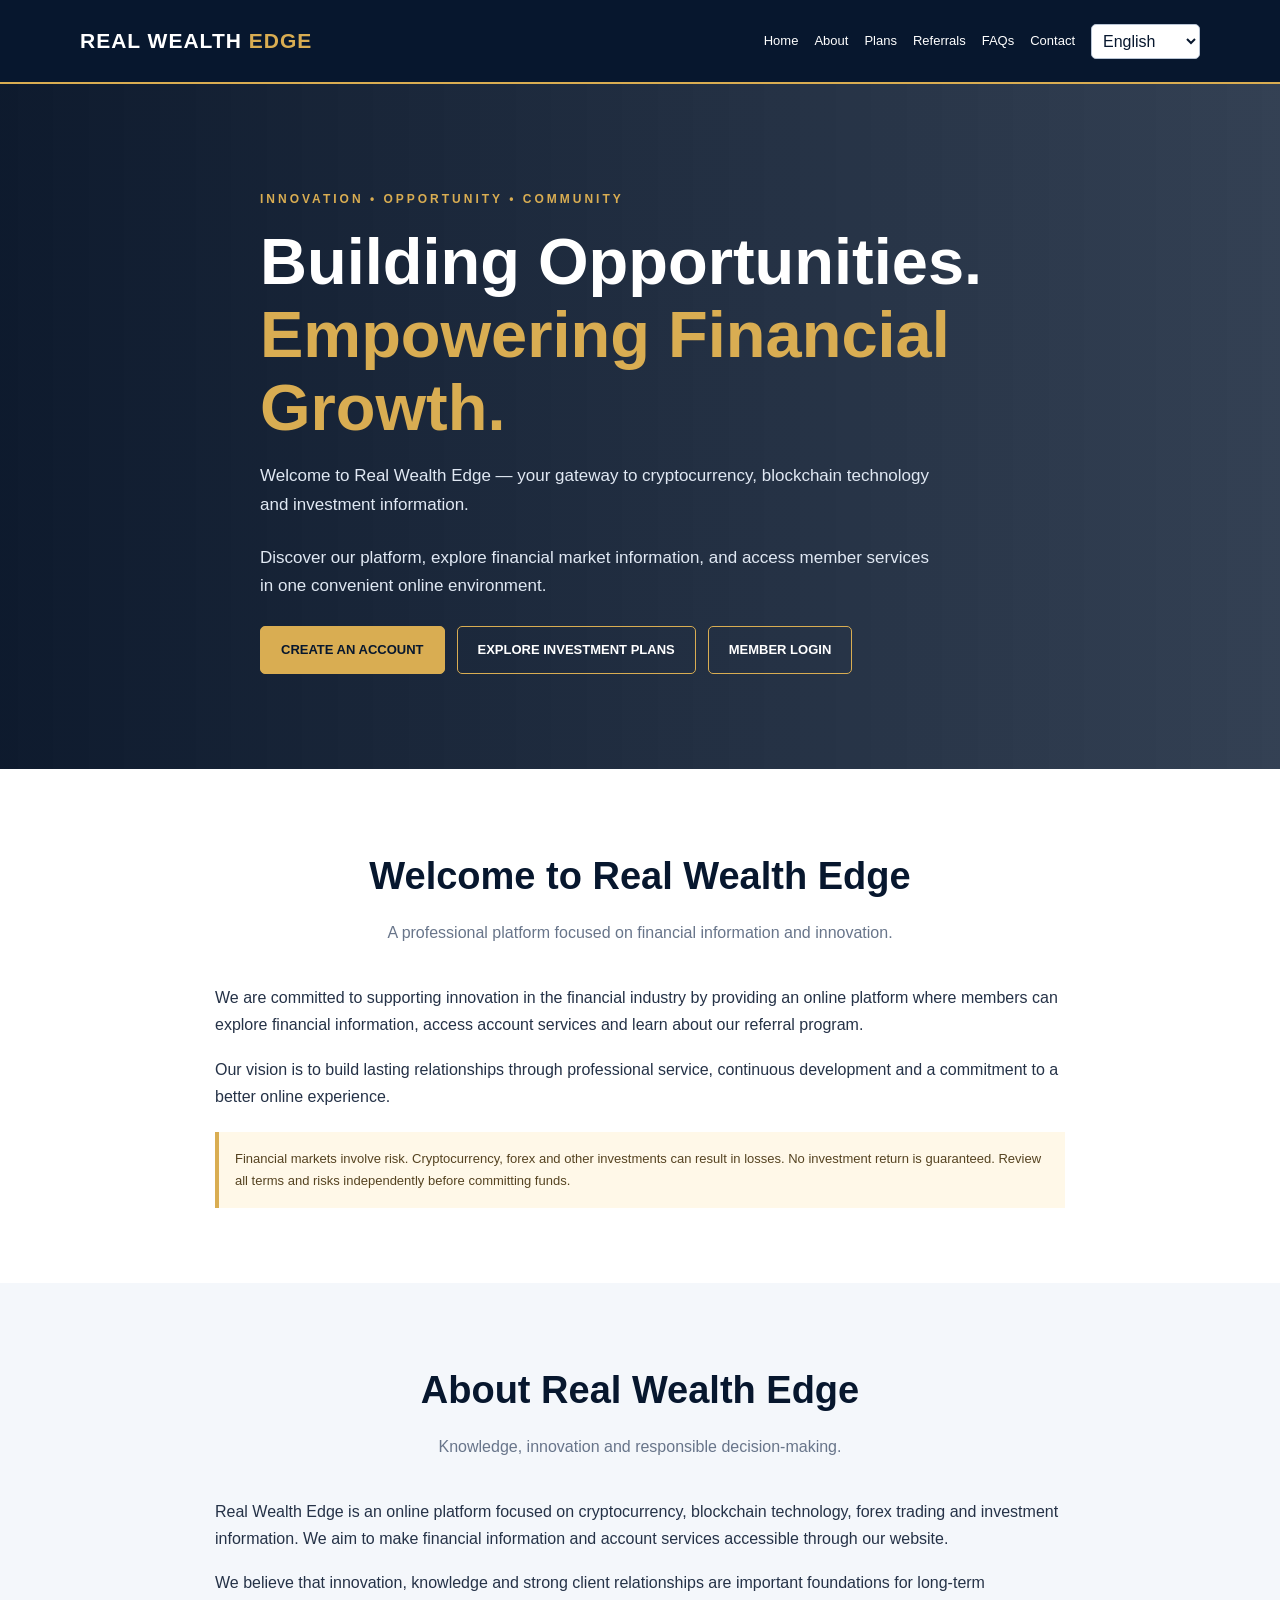
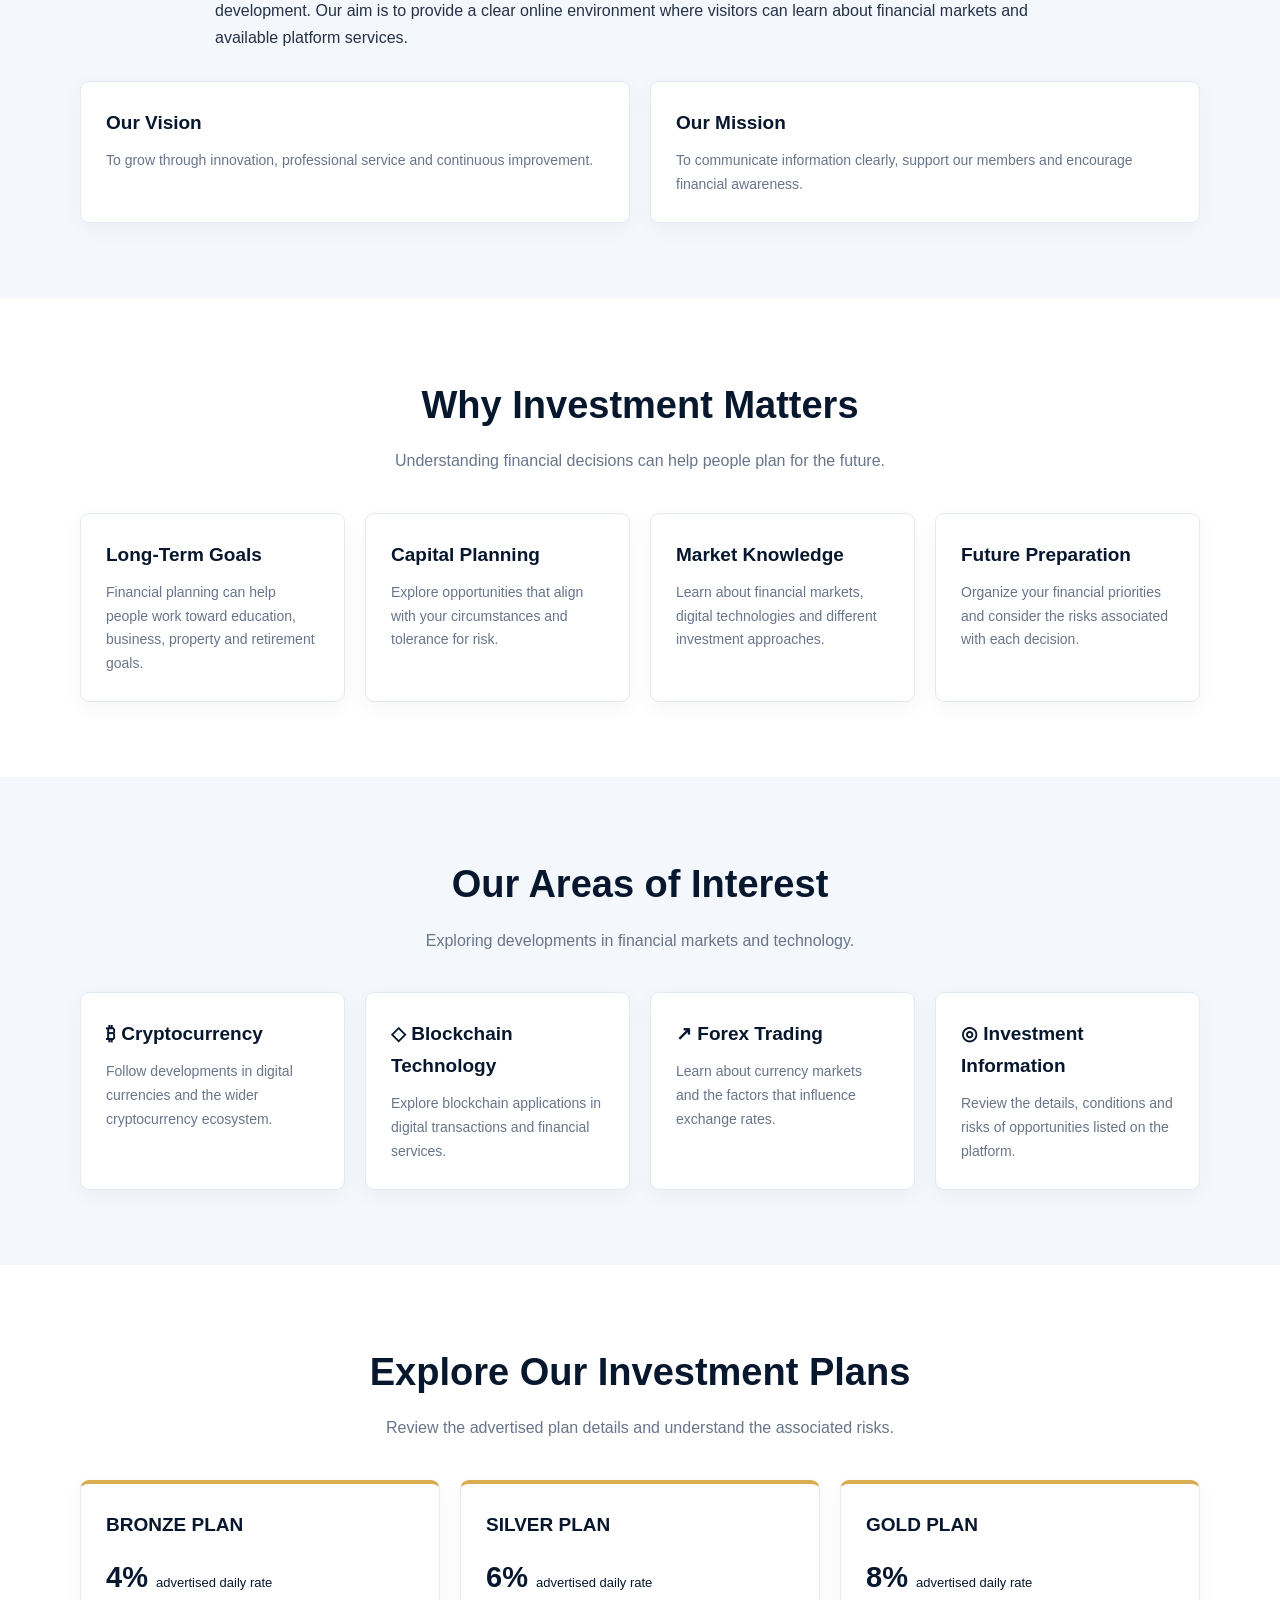
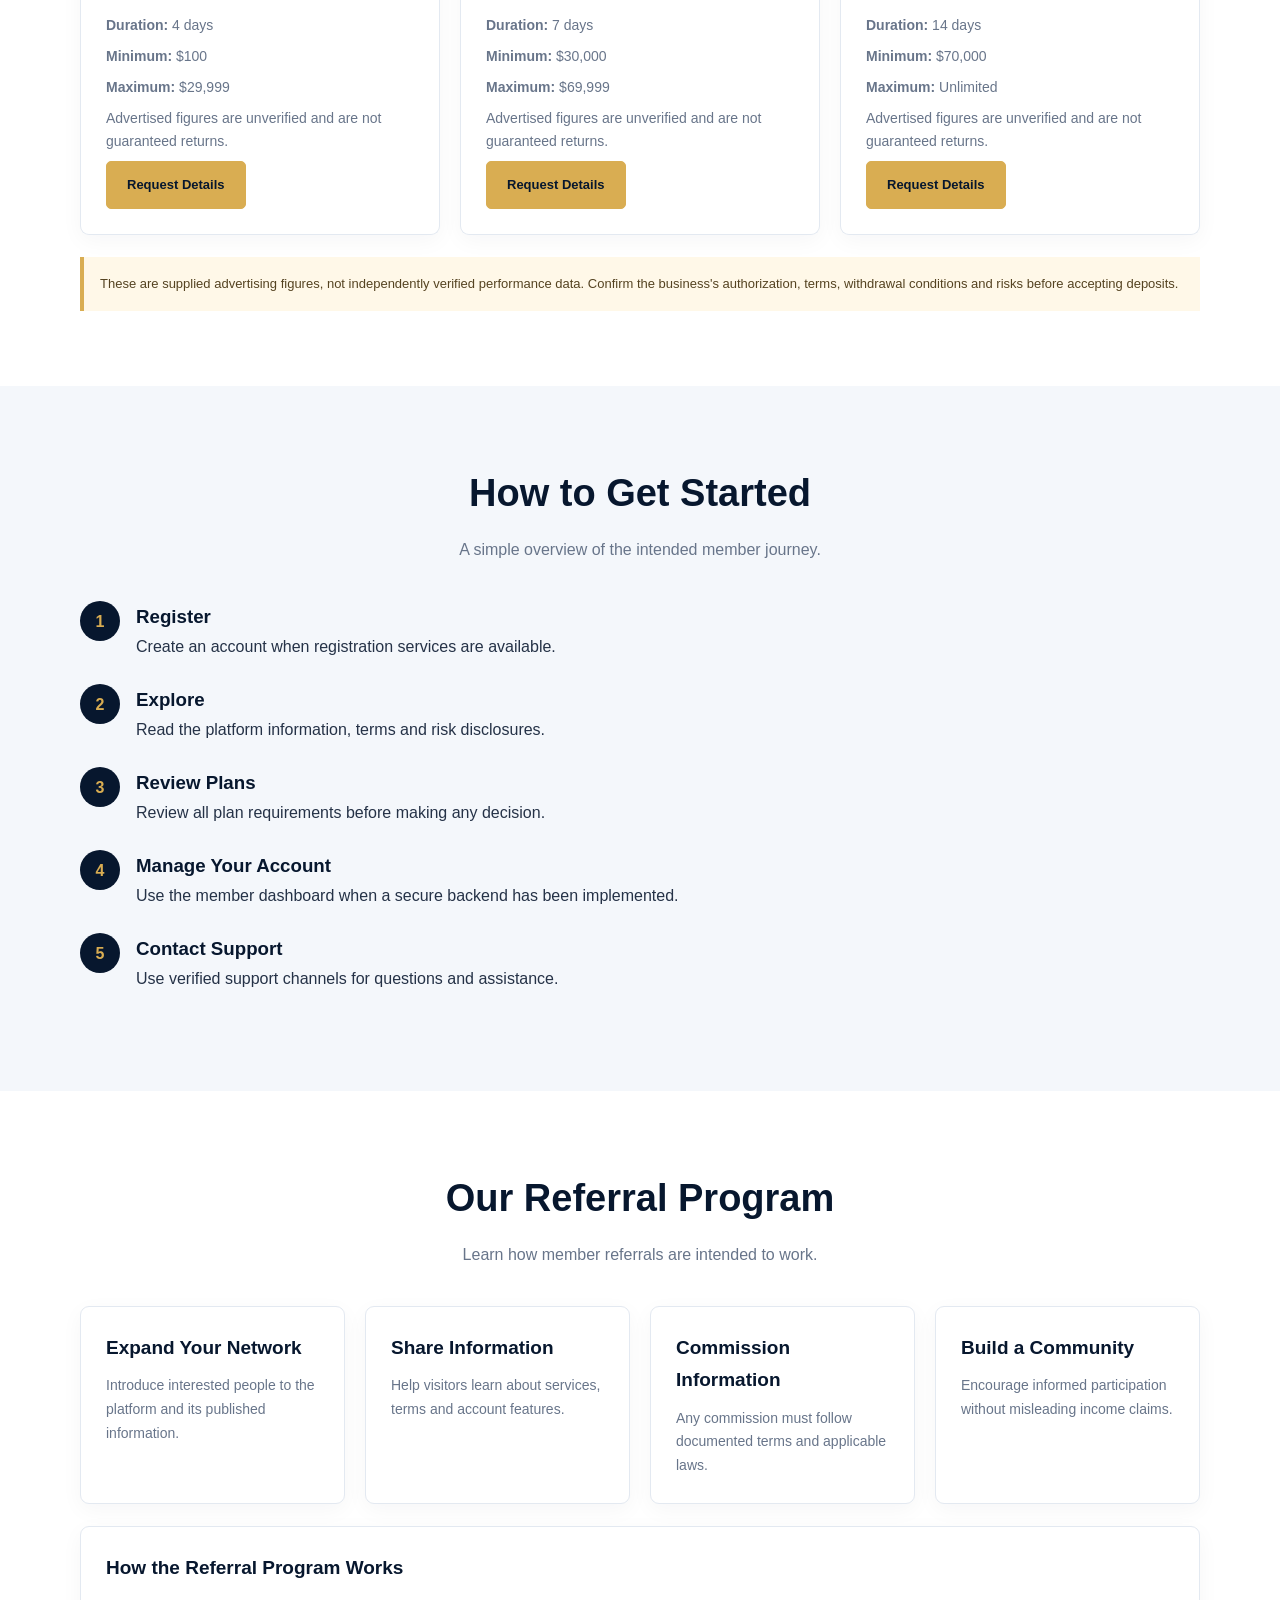
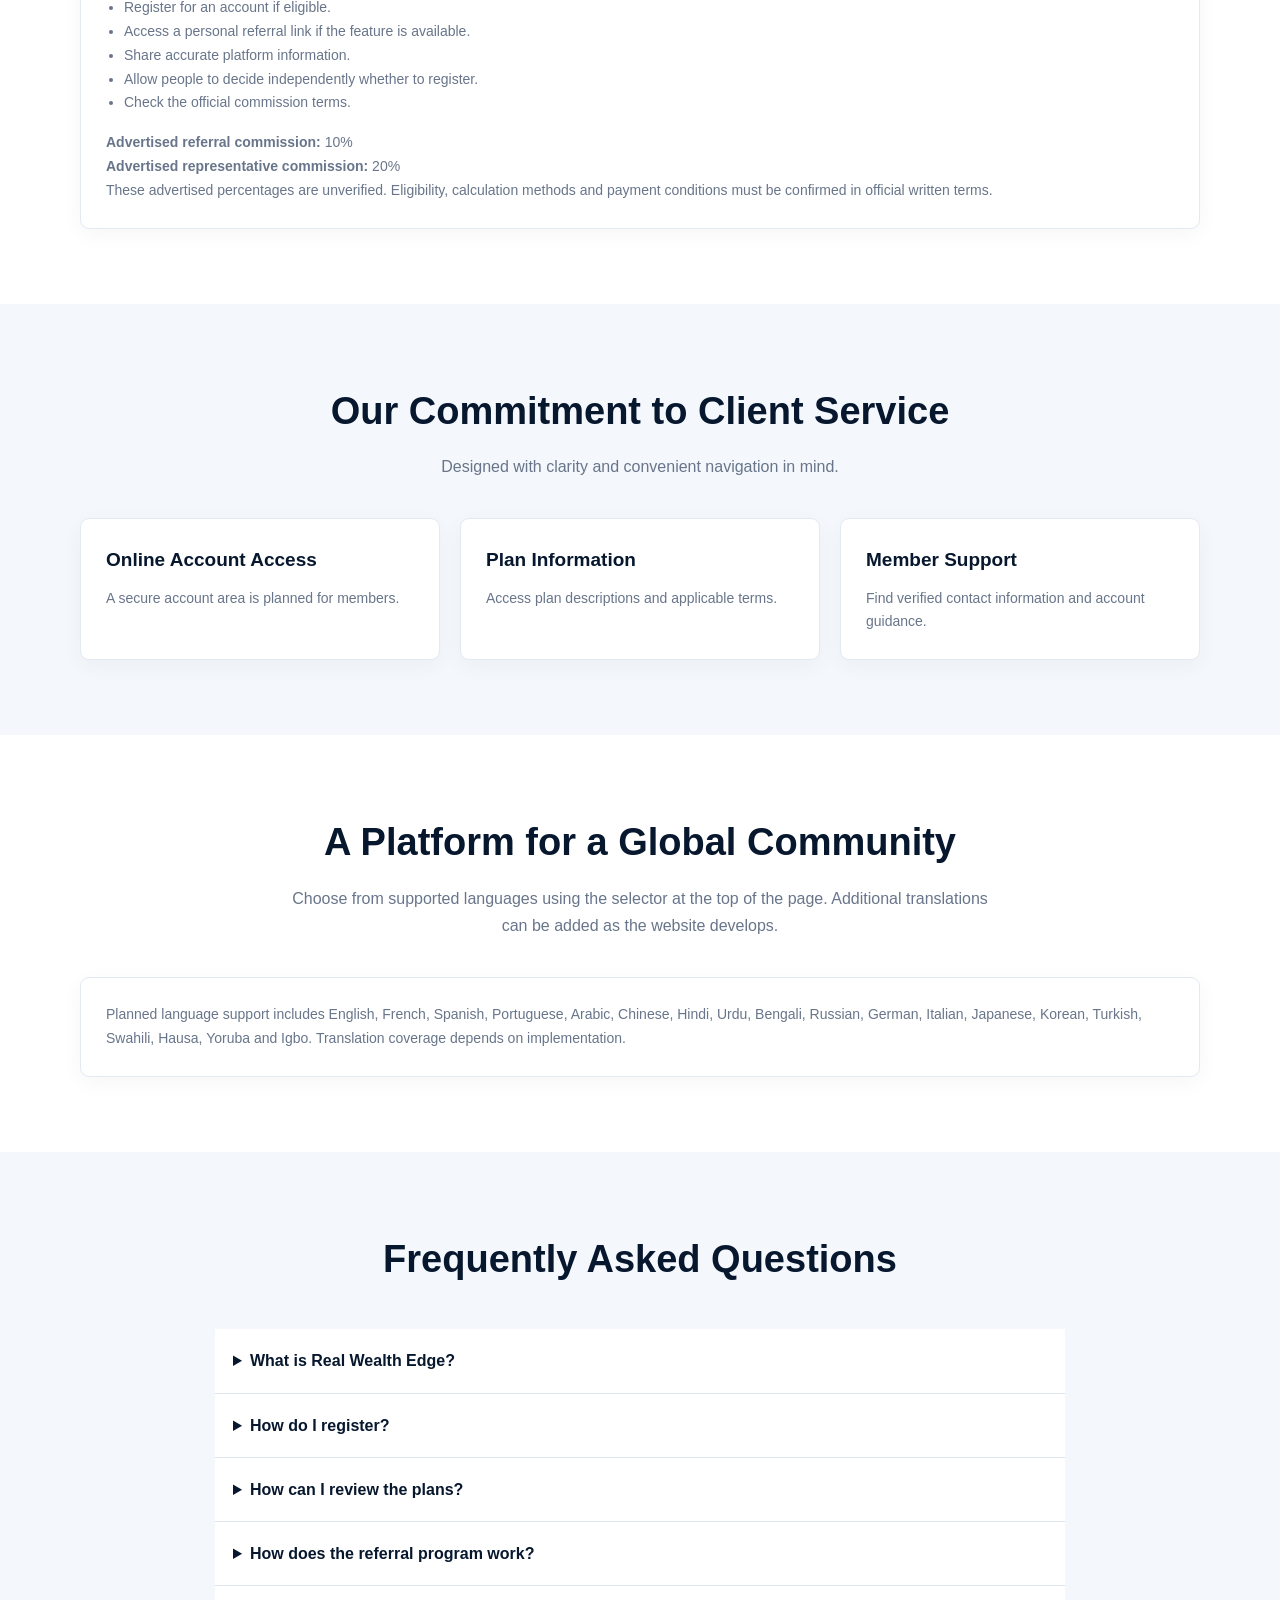
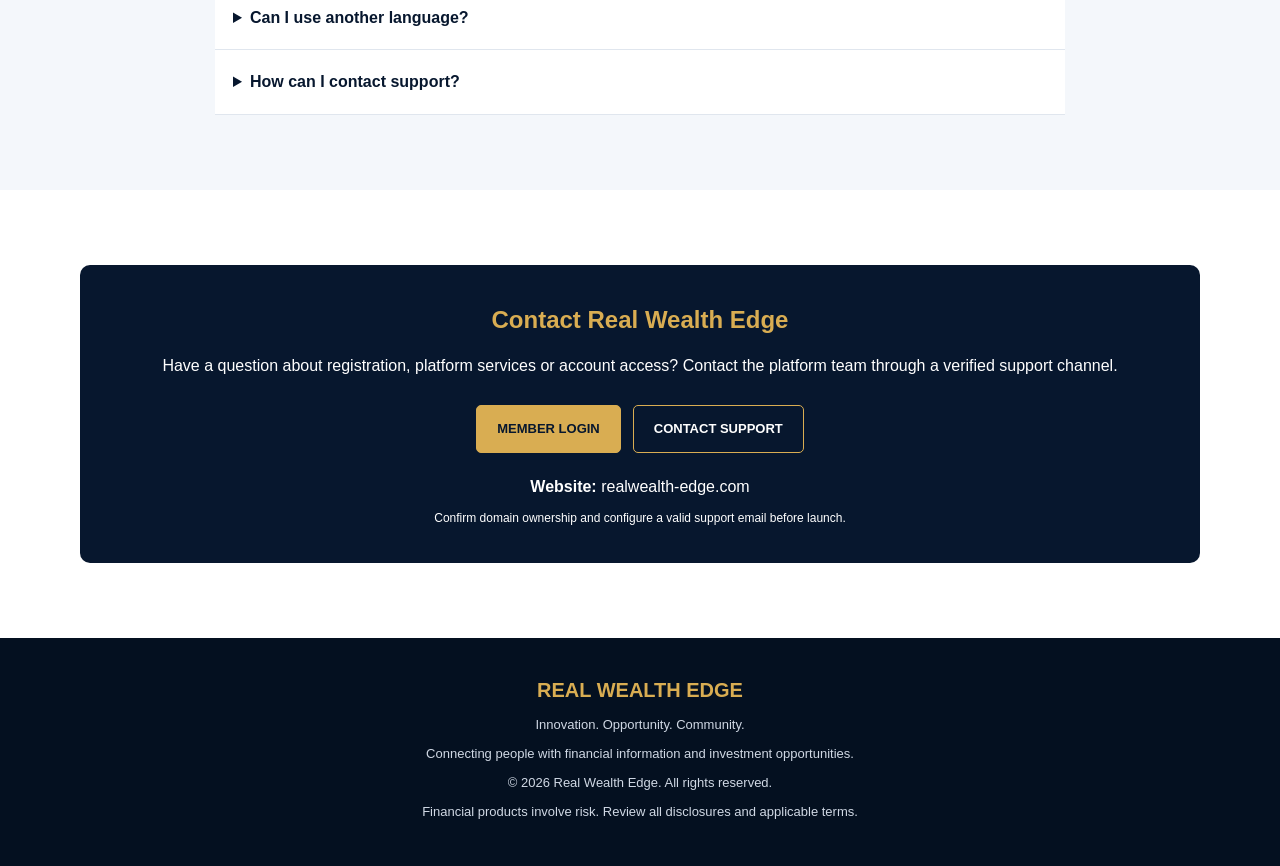
<file: index.html>
<!DOCTYPE html>
<html lang="en">
<head>
  <meta charset="UTF-8">
  <meta name="viewport" content="width=device-width, initial-scale=1.0">
  <meta name="theme-color" content="#07172e">
  <meta name="description" content="Explore Real Wealth Edge, an online platform focused on investment information, cryptocurrency, blockchain technology and financial markets.">
  <title>Real Wealth Edge | Investment Opportunities</title>

  <style>
    :root {
      --navy: #07172e;
      --blue: #102b50;
      --gold: #d9ad52;
      --white: #ffffff;
      --light: #f4f7fb;
      --text: #253247;
      --muted: #68758a;
    }

    * {
      box-sizing: border-box;
      margin: 0;
      padding: 0;
    }

    html {
      scroll-behavior: smooth;
    }

    body {
      font-family: Arial, Helvetica, sans-serif;
      color: var(--text);
      background: var(--white);
      line-height: 1.7;
    }

    a {
      text-decoration: none;
    }

    button, select {
      font: inherit;
    }

    .container {
      width: min(1120px, 91%);
      margin: auto;
    }

    header {
      background: var(--navy);
      color: white;
      border-bottom: 2px solid var(--gold);
    }

    .navbar {
      min-height: 82px;
      display: flex;
      align-items: center;
      justify-content: space-between;
      gap: 18px;
      flex-wrap: wrap;
      padding: 15px 0;
    }

    .brand {
      color: white;
      font-size: 21px;
      font-weight: 800;
      letter-spacing: 1px;
    }

    .brand span {
      color: var(--gold);
    }

    nav {
      display: flex;
      gap: 16px;
      flex-wrap: wrap;
      align-items: center;
    }

    nav a {
      color: white;
      font-size: 13px;
    }

    nav a:hover {
      color: var(--gold);
    }

    .language {
      padding: 7px;
      border-radius: 5px;
      border: 1px solid #b8c4d4;
      background: white;
      color: var(--navy);
      max-width: 145px;
    }

    .hero {
      color: white;
      background:
        linear-gradient(90deg, rgba(4,17,37,.96), rgba(7,23,46,.82)),
        url("https://images.unsplash.com/photo-1486406146926-c627a92ad1ab?auto=format&fit=crop&w=1800&q=85")
        center/cover no-repeat;
      padding: 105px 0 95px;
    }

    .hero-content {
      max-width: 760px;
    }

    .eyebrow {
      color: var(--gold);
      text-transform: uppercase;
      letter-spacing: 3px;
      font-size: 12px;
      font-weight: bold;
    }

    h1 {
      font-size: clamp(37px, 7vw, 65px);
      line-height: 1.12;
      margin: 17px 0;
    }

    h1 span {
      color: var(--gold);
    }

    .hero p {
      font-size: 17px;
      color: #e0e8f3;
      max-width: 680px;
      margin-bottom: 24px;
    }

    .buttons {
      display: flex;
      gap: 12px;
      flex-wrap: wrap;
      margin-top: 25px;
    }

    .btn {
      display: inline-block;
      border-radius: 5px;
      padding: 12px 20px;
      font-weight: bold;
      font-size: 13px;
      text-align: center;
      border: 1px solid var(--gold);
    }

    .btn-gold {
      background: var(--gold);
      color: var(--navy);
    }

    .btn-outline {
      color: white;
      background: transparent;
    }

    .btn:hover {
      opacity: .85;
    }

    .notice {
      background: #fff8e8;
      border-left: 4px solid var(--gold);
      padding: 16px;
      margin-top: 22px;
      font-size: 13px;
      color: #554321;
    }

    section {
      padding: 75px 0;
      scroll-margin-top: 20px;
    }

    .light {
      background: var(--light);
    }

    .section-heading {
      text-align: center;
      margin-bottom: 38px;
    }

    .section-heading h2 {
      color: var(--navy);
      font-size: clamp(27px, 4vw, 38px);
      margin-bottom: 10px;
    }

    .section-heading p {
      max-width: 720px;
      margin: auto;
      color: var(--muted);
    }

    .about-text {
      max-width: 850px;
      margin: auto;
    }

    .about-text p {
      margin-bottom: 17px;
    }

    .grid {
      display: grid;
      grid-template-columns: repeat(auto-fit, minmax(220px, 1fr));
      gap: 20px;
    }

    .card {
      background: white;
      border: 1px solid #e3e9f1;
      border-radius: 9px;
      padding: 25px;
      box-shadow: 0 6px 22px rgba(7,23,46,.04);
    }

    .card h3 {
      color: var(--navy);
      margin-bottom: 10px;
      font-size: 19px;
    }

    .card p, .card li {
      color: var(--muted);
      font-size: 14px;
    }

    .card ul {
      padding-left: 18px;
      margin-top: 12px;
    }

    .plan {
      border-top: 4px solid var(--gold);
    }

    .plan .rate {
      color: var(--navy);
      font-size: 29px;
      font-weight: bold;
      margin: 12px 0;
    }

    .plan .rate small {
      font-size: 13px;
      font-weight: normal;
    }

    .plan p {
      margin: 7px 0;
    }

    .steps {
      counter-reset: step;
    }

    .step {
      position: relative;
      padding-left: 56px;
      margin-bottom: 24px;
    }

    .step::before {
      counter-increment: step;
      content: counter(step);
      position: absolute;
      left: 0;
      top: 0;
      background: var(--navy);
      color: var(--gold);
      width: 40px;
      height: 40px;
      border-radius: 50%;
      display: grid;
      place-items: center;
      font-weight: bold;
    }

    .step h3 {
      color: var(--navy);
    }

    .faq {
      max-width: 850px;
      margin: auto;
    }

    details {
      background: white;
      padding: 18px;
      border-bottom: 1px solid #e0e6ee;
    }

    summary {
      color: var(--navy);
      font-weight: bold;
      cursor: pointer;
    }

    details p {
      padding-top: 12px;
      color: var(--muted);
    }

    .contact-box {
      background: var(--navy);
      color: white;
      border-radius: 10px;
      padding: 35px;
      text-align: center;
    }

    .contact-box h2 {
      color: var(--gold);
      margin-bottom: 12px;
    }

    footer {
      background: #041020;
      color: #d0d8e4;
      padding: 35px 0;
      font-size: 13px;
      text-align: center;
    }

    footer p {
      margin: 7px 0;
    }

    .footer-brand {
      color: var(--gold);
      font-size: 20px;
      font-weight: bold;
    }

    @media (max-width: 650px) {
      .navbar {
        align-items: flex-start;
      }

      nav {
        width: 100%;
        gap: 12px;
      }

      .hero {
        padding: 75px 0;
      }

      section {
        padding: 55px 0;
      }

      .btn {
        width: 100%;
      }
    }
  </style>
</head>

<body>

<header>
  <div class="container navbar">
    <a class="brand" href="#home">
      REAL WEALTH <span>EDGE</span>
    </a>

    <nav aria-label="Main navigation">
      <a href="#home" data-i18n="navHome">Home</a>
      <a href="#about" data-i18n="navAbout">About</a>
      <a href="#plans" data-i18n="navPlans">Plans</a>
      <a href="#referrals" data-i18n="navReferrals">Referrals</a>
      <a href="#faq" data-i18n="navFaq">FAQs</a>
      <a href="#contact" data-i18n="navContact">Contact</a>
      <select class="language" id="language" aria-label="Choose language">
        <option value="en">English</option>
        <option value="fr">Français</option>
        <option value="es">Español</option>
        <option value="pt">Português</option>
        <option value="de">Deutsch</option>
        <option value="ar">العربية</option>
        <option value="ha">Hausa</option>
        <option value="yo">Yorùbá</option>
      </select>
    </nav>
  </div>
</header>

<main>
  <section class="hero" id="home">
    <div class="container hero-content">
      <div class="eyebrow" data-i18n="eyebrow">
        Innovation • Opportunity • Community
      </div>

      <h1 data-i18n="heroTitle">
        Building Opportunities.
        <span>Empowering Financial Growth.</span>
      </h1>

      <p data-i18n="heroText">
        Welcome to Real Wealth Edge — your gateway to cryptocurrency,
        blockchain technology and investment information.
      </p>

      <p data-i18n="heroText2">
        Discover our platform, explore financial market information,
        and access member services in one convenient online environment.
      </p>

      <div class="buttons">
        <a class="btn btn-gold" href="#contact" data-i18n="create">
          CREATE AN ACCOUNT
        </a>
        <a class="btn btn-outline" href="#plans" data-i18n="explore">
          EXPLORE INVESTMENT PLANS
        </a>
        <a class="btn btn-outline" href="login.html" data-i18n="login">
          MEMBER LOGIN
        </a>
      </div>
    </div>
  </section>

  <section>
    <div class="container about-text">
      <div class="section-heading">
        <h2 data-i18n="welcomeTitle">Welcome to Real Wealth Edge</h2>
        <p data-i18n="welcomeSub">
          A professional platform focused on financial information and innovation.
        </p>
      </div>

      <p data-i18n="welcomeP1">
        We are committed to supporting innovation in the financial industry
        by providing an online platform where members can explore financial
        information, access account services and learn about our referral program.
      </p>

      <p data-i18n="welcomeP2">
        Our vision is to build lasting relationships through professional
        service, continuous development and a commitment to a better online experience.
      </p>

      <div class="notice" data-i18n="riskNotice">
        Financial markets involve risk. Cryptocurrency, forex and other
        investments can result in losses. No investment return is guaranteed.
        Review all terms and risks independently before committing funds.
      </div>
    </div>
  </section>

  <section class="light" id="about">
    <div class="container">
      <div class="section-heading">
        <h2 data-i18n="aboutTitle">About Real Wealth Edge</h2>
        <p data-i18n="aboutSub">
          Knowledge, innovation and responsible decision-making.
        </p>
      </div>

      <div class="about-text">
        <p data-i18n="aboutP1">
          Real Wealth Edge is an online platform focused on cryptocurrency,
          blockchain technology, forex trading and investment information.
          We aim to make financial information and account services accessible
          through our website.
        </p>

        <p data-i18n="aboutP2">
          We believe that innovation, knowledge and strong client relationships
          are important foundations for long-term development. Our aim is to
          provide a clear online environment where visitors can learn about
          financial markets and available platform services.
        </p>
      </div>

      <div class="grid" style="margin-top:30px">
        <article class="card">
          <h3 data-i18n="visionTitle">Our Vision</h3>
          <p data-i18n="visionText">
            To grow through innovation, professional service and continuous improvement.
          </p>
        </article>

        <article class="card">
          <h3 data-i18n="missionTitle">Our Mission</h3>
          <p data-i18n="missionText">
            To communicate information clearly, support our members and
            encourage financial awareness.
          </p>
        </article>
      </div>
    </div>
  </section>

  <section>
    <div class="container">
      <div class="section-heading">
        <h2 data-i18n="whyTitle">Why Investment Matters</h2>
        <p data-i18n="whySub">
          Understanding financial decisions can help people plan for the future.
        </p>
      </div>

      <div class="grid">
        <article class="card">
          <h3 data-i18n="why1Title">Long-Term Goals</h3>
          <p data-i18n="why1Text">
            Financial planning can help people work toward education,
            business, property and retirement goals.
          </p>
        </article>

        <article class="card">
          <h3 data-i18n="why2Title">Capital Planning</h3>
          <p data-i18n="why2Text">
            Explore opportunities that align with your circumstances
            and tolerance for risk.
          </p>
        </article>

        <article class="card">
          <h3 data-i18n="why3Title">Market Knowledge</h3>
          <p data-i18n="why3Text">
            Learn about financial markets, digital technologies and
            different investment approaches.
          </p>
        </article>

        <article class="card">
          <h3 data-i18n="why4Title">Future Preparation</h3>
          <p data-i18n="why4Text">
            Organize your financial priorities and consider the risks
            associated with each decision.
          </p>
        </article>
      </div>
    </div>
  </section>

  <section class="light" id="interests">
    <div class="container">
      <div class="section-heading">
        <h2 data-i18n="areasTitle">Our Areas of Interest</h2>
        <p data-i18n="areasSub">
          Exploring developments in financial markets and technology.
        </p>
      </div>

      <div class="grid">
        <article class="card">
          <h3>₿ <span data-i18n="cryptoTitle">Cryptocurrency</span></h3>
          <p data-i18n="cryptoText">
            Follow developments in digital currencies and the wider
            cryptocurrency ecosystem.
          </p>
        </article>

        <article class="card">
          <h3>◇ <span data-i18n="blockTitle">Blockchain Technology</span></h3>
          <p data-i18n="blockText">
            Explore blockchain applications in digital transactions
            and financial services.
          </p>
        </article>

        <article class="card">
          <h3>↗ <span data-i18n="forexTitle">Forex Trading</span></h3>
          <p data-i18n="forexText">
            Learn about currency markets and the factors that influence
            exchange rates.
          </p>
        </article>

        <article class="card">
          <h3>◎ <span data-i18n="opportunitiesTitle">Investment Information</span></h3>
          <p data-i18n="opportunitiesText">
            Review the details, conditions and risks of opportunities
            listed on the platform.
          </p>
        </article>
      </div>
    </div>
  </section>

  <section id="plans">
    <div class="container">
      <div class="section-heading">
        <h2 data-i18n="plansTitle">Explore Our Investment Plans</h2>
        <p data-i18n="plansSub">
          Review the advertised plan details and understand the associated risks.
        </p>
      </div>

      <div class="grid">
        <article class="card plan">
          <h3>BRONZE PLAN</h3>
          <div class="rate">4% <small data-i18n="daily">advertised daily rate</small></div>
          <p><strong data-i18n="duration">Duration:</strong> 4 days</p>
          <p><strong data-i18n="minimum">Minimum:</strong> $100</p>
          <p><strong data-i18n="maximum">Maximum:</strong> $29,999</p>
          <p data-i18n="notVerified">
            Advertised figures are unverified and are not guaranteed returns.
          </p>
          <a class="btn btn-gold" href="#contact" data-i18n="details">Request Details</a>
        </article>

        <article class="card plan">
          <h3>SILVER PLAN</h3>
          <div class="rate">6% <small data-i18n="daily">advertised daily rate</small></div>
          <p><strong data-i18n="duration">Duration:</strong> 7 days</p>
          <p><strong data-i18n="minimum">Minimum:</strong> $30,000</p>
          <p><strong data-i18n="maximum">Maximum:</strong> $69,999</p>
          <p data-i18n="notVerified">
            Advertised figures are unverified and are not guaranteed returns.
          </p>
          <a class="btn btn-gold" href="#contact" data-i18n="details">Request Details</a>
        </article>

        <article class="card plan">
          <h3>GOLD PLAN</h3>
          <div class="rate">8% <small data-i18n="daily">advertised daily rate</small></div>
          <p><strong data-i18n="duration">Duration:</strong> 14 days</p>
          <p><strong data-i18n="minimum">Minimum:</strong> $70,000</p>
          <p><strong data-i18n="maximum">Maximum:</strong> Unlimited</p>
          <p data-i18n="notVerified">
            Advertised figures are unverified and are not guaranteed returns.
          </p>
          <a class="btn btn-gold" href="#contact" data-i18n="details">Request Details</a>
        </article>
      </div>

      <div class="notice" data-i18n="planWarning">
        These are supplied advertising figures, not independently verified
        performance data. Confirm the business's authorization, terms,
        withdrawal conditions and risks before accepting deposits.
      </div>
    </div>
  </section>

  <section class="light" id="getting-started">
    <div class="container">
      <div class="section-heading">
        <h2 data-i18n="startTitle">How to Get Started</h2>
        <p data-i18n="startSub">
          A simple overview of the intended member journey.
        </p>
      </div>

      <div class="steps">
        <div class="step">
          <h3 data-i18n="step1Title">Register</h3>
          <p data-i18n="step1Text">Create an account when registration services are available.</p>
        </div>

        <div class="step">
          <h3 data-i18n="step2Title">Explore</h3>
          <p data-i18n="step2Text">Read the platform information, terms and risk disclosures.</p>
        </div>

        <div class="step">
          <h3 data-i18n="step3Title">Review Plans</h3>
          <p data-i18n="step3Text">Review all plan requirements before making any decision.</p>
        </div>

        <div class="step">
          <h3 data-i18n="step4Title">Manage Your Account</h3>
          <p data-i18n="step4Text">Use the member dashboard when a secure backend has been implemented.</p>
        </div>

        <div class="step">
          <h3 data-i18n="step5Title">Contact Support</h3>
          <p data-i18n="step5Text">Use verified support channels for questions and assistance.</p>
        </div>
      </div>
    </div>
  </section>

  <section id="referrals">
    <div class="container">
      <div class="section-heading">
        <h2 data-i18n="refTitle">Our Referral Program</h2>
        <p data-i18n="refSub">
          Learn how member referrals are intended to work.
        </p>
      </div>

      <div class="grid">
        <article class="card">
          <h3 data-i18n="networkTitle">Expand Your Network</h3>
          <p data-i18n="networkText">Introduce interested people to the platform and its published information.</p>
        </article>

        <article class="card">
          <h3 data-i18n="shareTitle">Share Information</h3>
          <p data-i18n="shareText">Help visitors learn about services, terms and account features.</p>
        </article>

        <article class="card">
          <h3 data-i18n="commissionTitle">Commission Information</h3>
          <p data-i18n="commissionText">Any commission must follow documented terms and applicable laws.</p>
        </article>

        <article class="card">
          <h3 data-i18n="communityTitle">Build a Community</h3>
          <p data-i18n="communityText">Encourage informed participation without misleading income claims.</p>
        </article>
      </div>

      <div class="card" style="margin-top:22px">
        <h3 data-i18n="refHowTitle">How the Referral Program Works</h3>
        <ul>
          <li data-i18n="refStep1">Register for an account if eligible.</li>
          <li data-i18n="refStep2">Access a personal referral link if the feature is available.</li>
          <li data-i18n="refStep3">Share accurate platform information.</li>
          <li data-i18n="refStep4">Allow people to decide independently whether to register.</li>
          <li data-i18n="refStep5">Check the official commission terms.</li>
        </ul>
        <p style="margin-top:16px">
          <strong>Advertised referral commission:</strong> 10%
          <br>
          <strong>Advertised representative commission:</strong> 20%
        </p>
        <p data-i18n="refWarning">
          These advertised percentages are unverified. Eligibility,
          calculation methods and payment conditions must be confirmed
          in official written terms.
        </p>
      </div>
    </div>
  </section>

  <section class="light" id="services">
    <div class="container">
      <div class="section-heading">
        <h2 data-i18n="serviceTitle">Our Commitment to Client Service</h2>
        <p data-i18n="serviceSub">Designed with clarity and convenient navigation in mind.</p>
      </div>

      <div class="grid">
        <article class="card">
          <h3 data-i18n="service1">Online Account Access</h3>
          <p data-i18n="service1Text">A secure account area is planned for members.</p>
        </article>

        <article class="card">
          <h3 data-i18n="service2">Plan Information</h3>
          <p data-i18n="service2Text">Access plan descriptions and applicable terms.</p>
        </article>

        <article class="card">
          <h3 data-i18n="service3">Member Support</h3>
          <p data-i18n="service3Text">Find verified contact information and account guidance.</p>
        </article>
      </div>
    </div>
  </section>

  <section id="languages">
    <div class="container">
      <div class="section-heading">
        <h2 data-i18n="multiTitle">A Platform for a Global Community</h2>
        <p data-i18n="multiText">
          Choose from supported languages using the selector at the top
          of the page. Additional translations can be added as the website develops.
        </p>
      </div>

      <div class="card">
        <p data-i18n="multiDetails">
          Planned language support includes English, French, Spanish,
          Portuguese, Arabic, Chinese, Hindi, Urdu, Bengali, Russian,
          German, Italian, Japanese, Korean, Turkish, Swahili, Hausa,
          Yoruba and Igbo. Translation coverage depends on implementation.
        </p>
      </div>
    </div>
  </section>

  <section class="light" id="faq">
    <div class="container">
      <div class="section-heading">
        <h2 data-i18n="faqTitle">Frequently Asked Questions</h2>
      </div>

      <div class="faq">
        <details>
          <summary data-i18n="faq1Q">What is Real Wealth Edge?</summary>
          <p data-i18n="faq1A">It is an online platform concept focused on financial markets, technology and member services.</p>
        </details>

        <details>
          <summary data-i18n="faq2Q">How do I register?</summary>
          <p data-i18n="faq2A">Registration requires a working registration page and secure account system.</p>
        </details>

        <details>
          <summary data-i18n="faq3Q">How can I review the plans?</summary>
          <p data-i18n="faq3A">Visit the plans section and carefully review the conditions and risks.</p>
        </details>

        <details>
          <summary data-i18n="faq4Q">How does the referral program work?</summary>
          <p data-i18n="faq4A">Review the official program rules, eligibility and commission calculations.</p>
        </details>

        <details>
          <summary data-i18n="faq5Q">Can I use another language?</summary>
          <p data-i18n="faq5A">Use the language selector to switch between the languages implemented on this page.</p>
        </details>

        <details>
          <summary data-i18n="faq6Q">How can I contact support?</summary>
          <p data-i18n="faq6A">Use the contact details supplied by the verified platform operator.</p>
        </details>
      </div>
    </div>
  </section>

  <section id="contact">
    <div class="container">
      <div class="contact-box">
        <h2 data-i18n="contactTitle">Contact Real Wealth Edge</h2>
        <p data-i18n="contactText">
          Have a question about registration, platform services or account access?
          Contact the platform team through a verified support channel.
        </p>
        <div class="buttons" style="justify-content:center">
          <a class="btn btn-gold" href="login.html" data-i18n="login">MEMBER LOGIN</a>
          <a class="btn btn-outline" href="mailto:">CONTACT SUPPORT</a>
        </div>
        <p style="margin-top:20px">
          <strong>Website:</strong> realwealth-edge.com
        </p>
        <p style="font-size:12px;margin-top:8px" data-i18n="domainNote">
          Confirm domain ownership and configure a valid support email before launch.
        </p>
      </div>
    </div>
  </section>
</main>

<footer>
  <div class="container">
    <div class="footer-brand">REAL WEALTH EDGE</div>
    <p data-i18n="tagline">Innovation. Opportunity. Community.</p>
    <p data-i18n="footerText">
      Connecting people with financial information and investment opportunities.
    </p>
    <p>© <span id="year"></span> Real Wealth Edge. All rights reserved.</p>
    <p data-i18n="footerRisk">
      Financial products involve risk. Review all disclosures and applicable terms.
    </p>
  </div>
</footer>

<script>
  document.getElementById("year").textContent = new Date().getFullYear();

  const translations = {
    en: {
      navHome:"Home",navAbout:"About",navPlans:"Plans",navReferrals:"Referrals",navFaq:"FAQs",navContact:"Contact",
      eyebrow:"Innovation • Opportunity • Community",
      heroTitle:'Building Opportunities. <span>Empowering Financial Growth.</span>',
      heroText:"Welcome to Real Wealth Edge — your gateway to cryptocurrency, blockchain technology and investment information.",
      heroText2:"Discover our platform, explore financial market information, and access member services in one convenient online environment.",
      create:"CREATE AN ACCOUNT",explore:"EXPLORE INVESTMENT PLANS",login:"MEMBER LOGIN",
      welcomeTitle:"Welcome to Real Wealth Edge",welcomeSub:"A professional platform focused on financial information and innovation.",
      welcomeP1:"We are committed to supporting innovation in the financial industry by providing an online platform where members can explore financial information, access account services and learn about our referral program.",
      welcomeP2:"Our vision is to build lasting relationships through professional service, continuous development and a commitment to a better online experience.",
      riskNotice:"Financial markets involve risk. Cryptocurrency, forex and other investments can result in losses. No investment return is guaranteed. Review all terms and risks independently before committing funds.",
      aboutTitle:"About Real Wealth Edge",aboutSub:"Knowledge, innovation and responsible decision-making.",
      aboutP1:"Real Wealth Edge is an online platform focused on cryptocurrency, blockchain technology, forex trading and investment information. We aim to make financial information and account services accessible through our website.",
      aboutP2:"We believe that innovation, knowledge and strong client relationships are important foundations for long-term development. Our aim is to provide a clear online environment where visitors can learn about financial markets and available platform services.",
      visionTitle:"Our Vision",visionText:"To grow through innovation, professional service and continuous improvement.",
      missionTitle:"Our Mission",missionText:"To communicate information clearly, support our members and encourage financial awareness.",
      whyTitle:"Why Investment Matters",whySub:"Understanding financial decisions can help people plan for the future.",
      why1Title:"Long-Term Goals",why1Text:"Financial planning can help people work toward education, business, property and retirement goals.",
      why2Title:"Capital Planning",why2Text:"Explore opportunities that align with your circumstances and tolerance for risk.",
      why3Title:"Market Knowledge",why3Text:"Learn about financial markets, digital technologies and different investment approaches.",
      why4Title:"Future Preparation",why4Text:"Organize your financial priorities and consider the risks associated with each decision.",
      areasTitle:"Our Areas of Interest",areasSub:"Exploring developments in financial markets and technology.",
      cryptoTitle:"Cryptocurrency",cryptoText:"Follow developments in digital currencies and the wider cryptocurrency ecosystem.",
      blockTitle:"Blockchain Technology",blockText:"Explore blockchain applications in digital transactions and financial services.",
      forexTitle:"Forex Trading",forexText:"Learn about currency markets and the factors that influence exchange rates.",
      opportunitiesTitle:"Investment Information",opportunitiesText:"Review the details, conditions and risks of opportunities listed on the platform.",
      plansTitle:"Explore Our Investment Plans",plansSub:"Review the advertised plan details and understand the associated risks.",
      daily:"advertised daily rate",duration:"Duration:",minimum:"Minimum:",maximum:"Maximum:",
      notVerified:"Advertised figures are unverified and are not guaranteed returns.",details:"Request Details",
      planWarning:"These are supplied advertising figures, not independently verified performance data. Confirm the business's authorization, terms, withdrawal conditions and risks before accepting deposits.",
      startTitle:"How to Get Started",startSub:"A simple overview of the intended member journey.",
      step1Title:"Register",step1Text:"Create an account when registration services are available.",
      step2Title:"Explore",step2Text:"Read the platform information, terms and risk disclosures.",
      step3Title:"Review Plans",step3Text:"Review all plan requirements before making any decision.",
      step4Title:"Manage Your Account",step4Text:"Use the member dashboard when a secure backend has been implemented.",
      step5Title:"Contact Support",step5Text:"Use verified support channels for questions and assistance.",
      refTitle:"Our Referral Program",refSub:"Learn how member referrals are intended to work.",
      networkTitle:"Expand Your Network",networkText:"Introduce interested people to the platform and its published information.",
      shareTitle:"Share Information",shareText:"Help visitors learn about services, terms and account features.",
      commissionTitle:"Commission Information",commissionText:"Any commission must follow documented terms and applicable laws.",
      communityTitle:"Build a Community",communityText:"Encourage informed participation without misleading income claims.",
      refHowTitle:"How the Referral Program Works",refStep1:"Register for an account if eligible.",
      refStep2:"Access a personal referral link if the feature is available.",
      refStep3:"Share accurate platform information.",
      refStep4:"Allow people to decide independently whether to register.",
      refStep5:"Check the official commission terms.",
      refWarning:"These advertised percentages are unverified. Eligibility, calculation methods and payment conditions must be confirmed in official written terms.",
      serviceTitle:"Our Commitment to Client Service",serviceSub:"Designed with clarity and convenient navigation in mind.",
      service1:"Online Account Access",service1Text:"A secure account area is planned for members.",
      service2:"Plan Information",service2Text:"Access plan descriptions and applicable terms.",
      service3:"Member Support",service3Text:"Find verified contact information and account guidance.",
      multiTitle:"A Platform for a Global Community",
      multiText:"Choose from supported languages using the selector at the top of the page. Additional translations can be added as the website develops.",
      multiDetails:"Planned language support includes English, French, Spanish, Portuguese, Arabic, Chinese, Hindi, Urdu, Bengali, Russian, German, Italian, Japanese, Korean, Turkish, Swahili, Hausa, Yoruba and Igbo. Translation coverage depends on implementation.",
      faqTitle:"Frequently Asked Questions",
      faq1Q:"What is Real Wealth Edge?",faq1A:"It is an online platform concept focused on financial markets, technology and member services.",
      faq2Q:"How do I register?",faq2A:"Registration requires a working registration page and secure account system.",
      faq3Q:"How can I review the plans?",faq3A:"Visit the plans section and carefully review the conditions and risks.",
      faq4Q:"How does the referral program work?",faq4A:"Review the official program rules, eligibility and commission calculations.",
      faq5Q:"Can I use another language?",faq5A:"Use the language selector to switch between the languages implemented on this page.",
      faq6Q:"How can I contact support?",faq6A:"Use the contact details supplied by the verified platform operator.",
      contactTitle:"Contact Real Wealth Edge",
      contactText:"Have a question about registration, platform services or account access? Contact the platform team through a verified support channel.",
      domainNote:"Confirm domain ownership and configure a valid support email before launch.",
      tagline:"Innovation. Opportunity. Community.",
      footerText:"Connecting people with financial information and investment opportunities.",
      footerRisk:"Financial products involve risk. Review all disclosures and applicable terms."
    },

    fr: {
      navHome:"Accueil",navAbout:"À propos",navPlans:"Offres",navReferrals:"Parrainage",navFaq:"FAQ",navContact:"Contact",
      eyebrow:"Innovation • Opportunité • Communauté",
      heroTitle:'Créer des opportunités. <span>Favoriser la croissance financière.</span>',
      heroText:"Bienvenue chez Real Wealth Edge, votre portail vers les cryptomonnaies, la blockchain et l'information sur les investissements.",
      heroText2:"Découvrez notre plateforme, explorez les marchés financiers et accédez aux services membres.",
      create:"CRÉER UN COMPTE",explore:"EXPLORER LES OFFRES",login:"CONNEXION MEMBRE",
      welcomeTitle:"Bienvenue chez Real Wealth Edge",welcomeSub:"Une plateforme axée sur l'information financière et l'innovation.",
      welcomeP1:"Nous soutenons l'innovation financière grâce à une plateforme permettant d'explorer des informations financières, d'accéder aux services de compte et de découvrir notre programme de parrainage.",
      welcomeP2:"Notre vision est de bâtir des relations durables grâce à un service professionnel et à une amélioration continue.",
      riskNotice:"Les marchés financiers comportent des risques. Les investissements peuvent entraîner des pertes. Aucun rendement n'est garanti. Vérifiez les conditions et les risques avant tout engagement.",
      aboutTitle:"À propos de Real Wealth Edge",aboutSub:"Connaissance, innovation et décisions responsables.",
      aboutP1:"Real Wealth Edge est une plateforme en ligne axée sur les cryptomonnaies, la blockchain, le forex et l'information sur les investissements.",
      aboutP2:"Nous estimons que l'innovation, la connaissance et les relations avec les clients favorisent le développement à long terme.",
      visionTitle:"Notre vision",visionText:"Progresser grâce à l'innovation, au professionnalisme et à l'amélioration continue.",
      missionTitle:"Notre mission",missionText:"Communiquer clairement, accompagner les membres et encourager la sensibilisation financière.",
      whyTitle:"L'importance de l'investissement",whySub:"Comprendre les décisions financières aide à préparer l'avenir.",
      why1Title:"Objectifs à long terme",why1Text:"La planification financière peut soutenir des objectifs d'études, d'entreprise, de logement et de retraite.",
      why2Title:"Planification du capital",why2Text:"Explorez des possibilités adaptées à votre situation et à votre tolérance au risque.",
      why3Title:"Connaissance des marchés",why3Text:"Découvrez les marchés financiers et les technologies numériques.",
      why4Title:"Préparer l'avenir",why4Text:"Organisez vos priorités financières et évaluez les risques.",
      areasTitle:"Nos domaines d'intérêt",areasSub:"Explorer les évolutions des marchés financiers et de la technologie.",
      cryptoTitle:"Cryptomonnaies",cryptoText:"Suivez l'évolution des monnaies numériques.",
      blockTitle:"Technologie blockchain",blockText:"Découvrez les applications de la blockchain dans les transactions et les services financiers.",
      forexTitle:"Trading forex",forexText:"Découvrez les marchés des changes et les facteurs qui influencent les taux.",
      opportunitiesTitle:"Informations sur les investissements",opportunitiesText:"Consultez les conditions et les risques des possibilités présentées.",
      plansTitle:"Découvrir nos offres d'investissement",plansSub:"Consultez les détails annoncés et comprenez les risques.",
      daily:"taux journalier annoncé",duration:"Durée :",minimum:"Minimum :",maximum:"Maximum :",
      notVerified:"Les chiffres annoncés ne sont pas vérifiés et ne constituent pas des rendements garantis.",details:"Demander des détails",
      planWarning:"Ces chiffres sont des données publicitaires fournies et non des performances vérifiées indépendamment. Vérifiez les autorisations, conditions et risques.",
      startTitle:"Comment commencer",startSub:"Aperçu du parcours membre envisagé.",
      step1Title:"Inscription",step1Text:"Créez un compte lorsque le service sera disponible.",
      step2Title:"Découvrir",step2Text:"Lisez les informations, les conditions et les risques.",
      step3Title:"Examiner les offres",step3Text:"Vérifiez toutes les conditions avant de décider.",
      step4Title:"Gérer votre compte",step4Text:"Utilisez le tableau de bord lorsqu'un système sécurisé sera disponible.",
      step5Title:"Contacter l'assistance",step5Text:"Utilisez les canaux d'assistance vérifiés.",
      refTitle:"Notre programme de parrainage",refSub:"Découvrez le fonctionnement prévu du parrainage.",
      networkTitle:"Développer votre réseau",networkText:"Présentez la plateforme et ses informations.",
      shareTitle:"Partager des informations",shareText:"Aidez les visiteurs à découvrir les services et conditions.",
      commissionTitle:"Informations sur les commissions",commissionText:"Toute commission doit respecter les conditions écrites et la loi.",
      communityTitle:"Créer une communauté",communityText:"Encouragez une participation éclairée sans promesses trompeuses.",
      refHowTitle:"Fonctionnement du parrainage",refStep1:"Créez un compte si vous êtes admissible.",
      refStep2:"Accédez à un lien personnel si la fonction est disponible.",
      refStep3:"Partagez des informations exactes.",
      refStep4:"Laissez chacun décider librement de s'inscrire.",
      refStep5:"Consultez les conditions officielles des commissions.",
      refWarning:"Ces pourcentages annoncés ne sont pas vérifiés. Vérifiez les critères et modalités de paiement dans les conditions officielles.",
      serviceTitle:"Notre engagement envers les clients",serviceSub:"Une navigation claire et pratique.",
      service1:"Accès au compte en ligne",service1Text:"Un espace sécurisé est prévu pour les membres.",
      service2:"Informations sur les offres",service2Text:"Consultez les descriptions et conditions.",
      service3:"Assistance aux membres",service3Text:"Trouvez des coordonnées vérifiées et des conseils.",
      multiTitle:"Une plateforme pour une communauté mondiale",
      multiText:"Choisissez une langue avec le sélecteur en haut de la page. D'autres traductions pourront être ajoutées.",
      multiDetails:"Les langues envisagées comprennent l'anglais, le français, l'espagnol, le portugais, l'arabe, le chinois, le hindi, l'ourdou, le bengali, le russe, l'allemand, l'italien, le japonais, le coréen, le turc, le swahili, le haoussa, le yoruba et l'igbo.",
      faqTitle:"Questions fréquentes",
      faq1Q:"Qu'est-ce que Real Wealth Edge ?",faq1A:"Il s'agit d'un concept de plateforme en ligne consacré aux marchés financiers, à la technologie et aux services membres.",
      faq2Q:"Comment m'inscrire ?",faq2A:"L'inscription nécessite une page dédiée et un système de compte sécurisé.",
      faq3Q:"Comment consulter les offres ?",faq3A:"Consultez la section des offres et examinez les conditions et risques.",
      faq4Q:"Comment fonctionne le parrainage ?",faq4A:"Consultez les règles officielles, les critères et le calcul des commissions.",
      faq5Q:"Puis-je utiliser une autre langue ?",faq5A:"Utilisez le sélecteur pour changer parmi les langues disponibles sur cette page.",
      faq6Q:"Comment contacter l'assistance ?",faq6A:"Utilisez les coordonnées fournies par l'opérateur vérifié.",
      contactTitle:"Contacter Real Wealth Edge",
      contactText:"Une question sur l'inscription ou les services ? Contactez l'équipe par un canal vérifié.",
      domainNote:"Vérifiez la propriété du domaine et configurez une adresse d'assistance valide avant le lancement.",
      tagline:"Innovation. Opportunité. Communauté.",
      footerText:"Relier les personnes à l'information financière et aux possibilités d'investissement.",
      footerRisk:"Les produits financiers comportent des risques. Consultez les informations et conditions applicables."
    },

    es: {
      navHome:"Inicio",navAbout:"Nosotros",navPlans:"Planes",navReferrals:"Referidos",navFaq:"Preguntas",navContact:"Contacto",
      eyebrow:"Innovación • Oportunidad • Comunidad",
      heroTitle:'Crear oportunidades. <span>Impulsar el crecimiento financiero.</span>',
      heroText:"Bienvenido a Real Wealth Edge, tu puerta a las criptomonedas, la tecnología blockchain y la información de inversión.",
      heroText2:"Descubre nuestra plataforma, explora información financiera y accede a los servicios para miembros.",
      create:"CREAR UNA CUENTA",explore:"EXPLORAR PLANES",login:"INICIAR SESIÓN",
      welcomeTitle:"Bienvenido a Real Wealth Edge",welcomeSub:"Una plataforma centrada en información financiera e innovación.",
      welcomeP1:"Apoyamos la innovación financiera mediante una plataforma donde los miembros pueden explorar información, acceder a servicios de cuenta y conocer nuestro programa de referidos.",
      welcomeP2:"Nuestra visión es crear relaciones duraderas mediante un servicio profesional y una mejora continua.",
      riskNotice:"Los mercados financieros implican riesgos y pueden producir pérdidas. Ninguna rentabilidad está garantizada. Revise los términos y riesgos antes de invertir.",
      aboutTitle:"Acerca de Real Wealth Edge",aboutSub:"Conocimiento, innovación y decisiones responsables.",
      aboutP1:"Real Wealth Edge es una plataforma en línea centrada en criptomonedas, blockchain, forex e información sobre inversiones.",
      aboutP2:"Creemos que la innovación, el conocimiento y las relaciones sólidas con los clientes favorecen el desarrollo a largo plazo.",
      visionTitle:"Nuestra visión",visionText:"Crecer mediante innovación, servicio profesional y mejora continua.",
      missionTitle:"Nuestra misión",missionText:"Comunicar con claridad, apoyar a los miembros y fomentar la educación financiera.",
      whyTitle:"Por qué importa invertir",whySub:"Comprender las decisiones financieras ayuda a planificar el futuro.",
      why1Title:"Objetivos a largo plazo",why1Text:"La planificación financiera puede apoyar objetivos educativos, empresariales, de vivienda y jubilación.",
      why2Title:"Planificación del capital",why2Text:"Explore oportunidades adecuadas a su situación y tolerancia al riesgo.",
      why3Title:"Conocimiento del mercado",why3Text:"Aprenda sobre mercados financieros y tecnologías digitales.",
      why4Title:"Prepararse para el futuro",why4Text:"Organice prioridades y considere los riesgos de cada decisión.",
      areasTitle:"Áreas de interés",areasSub:"Explorando novedades en los mercados y la tecnología.",
      cryptoTitle:"Criptomonedas",cryptoText:"Siga las novedades de las monedas digitales.",
      blockTitle:"Tecnología blockchain",blockText:"Explore aplicaciones de blockchain en transacciones y servicios financieros.",
      forexTitle:"Trading de forex",forexText:"Conozca los mercados de divisas y los factores que influyen en los tipos de cambio.",
      opportunitiesTitle:"Información de inversión",opportunitiesText:"Revise los detalles, condiciones y riesgos de las oportunidades disponibles.",
      plansTitle:"Explorar planes de inversión",plansSub:"Revise los detalles anunciados y comprenda los riesgos.",
      daily:"tasa diaria anunciada",duration:"Duración:",minimum:"Mínimo:",maximum:"Máximo:",
      notVerified:"Las cifras anunciadas no están verificadas y no son rendimientos garantizados.",details:"Solicitar detalles",
      planWarning:"Estas cifras publicitarias no son datos de rendimiento verificados independientemente. Compruebe las autorizaciones, condiciones y riesgos.",
      startTitle:"Cómo empezar",startSub:"Resumen del proceso previsto para los miembros.",
      step1Title:"Registrarse",step1Text:"Cree una cuenta cuando el servicio esté disponible.",
      step2Title:"Explorar",step2Text:"Lea la información, los términos y los riesgos.",
      step3Title:"Revisar planes",step3Text:"Revise todos los requisitos antes de decidir.",
      step4Title:"Gestionar su cuenta",step4Text:"Use el panel cuando exista un sistema seguro.",
      step5Title:"Contactar con soporte",step5Text:"Utilice canales de asistencia verificados.",
      refTitle:"Programa de referidos",refSub:"Conozca el funcionamiento previsto de las referencias.",
      networkTitle:"Ampliar su red",networkText:"Presente la plataforma y su información.",
      shareTitle:"Compartir información",shareText:"Ayude a conocer los servicios y condiciones.",
      commissionTitle:"Información sobre comisiones",commissionText:"Las comisiones deben cumplir los términos escritos y la legislación.",
      communityTitle:"Crear comunidad",communityText:"Fomente la participación informada sin promesas engañosas.",
      refHowTitle:"Cómo funciona el programa",refStep1:"Regístrese si cumple los requisitos.",
      refStep2:"Acceda a un enlace personal si la función está disponible.",
      refStep3:"Comparta información precisa.",
      refStep4:"Permita que cada persona decida libremente.",
      refStep5:"Consulte las condiciones oficiales.",
      refWarning:"Estos porcentajes anunciados no están verificados. Confirme las condiciones oficiales y los cálculos.",
      serviceTitle:"Compromiso con el servicio",serviceSub:"Diseñado para una navegación clara y cómoda.",
      service1:"Acceso a la cuenta",service1Text:"Se prevé un espacio seguro para los miembros.",
      service2:"Información de planes",service2Text:"Consulte descripciones y condiciones.",
      service3:"Atención al miembro",service3Text:"Encuentre contactos verificados y orientación.",
      multiTitle:"Una plataforma para una comunidad global",
      multiText:"Elija un idioma en el selector superior. Se podrán añadir más traducciones.",
      multiDetails:"Los idiomas previstos incluyen inglés, francés, español, portugués, árabe, chino, hindi, urdu, bengalí, ruso, alemán, italiano, japonés, coreano, turco, suajili, hausa, yoruba e igbo.",
      faqTitle:"Preguntas frecuentes",
      faq1Q:"¿Qué es Real Wealth Edge?",faq1A:"Es un concepto de plataforma en línea centrada en mercados financieros, tecnología y servicios para miembros.",
      faq2Q:"¿Cómo me registro?",faq2A:"Se necesita una página de registro funcional y un sistema seguro.",
      faq3Q:"¿Cómo reviso los planes?",faq3A:"Visite la sección de planes y revise cuidadosamente los términos y riesgos.",
      faq4Q:"¿Cómo funciona el programa de referidos?",faq4A:"Consulte las reglas oficiales, los requisitos y el cálculo de comisiones.",
      faq5Q:"¿Puedo usar otro idioma?",faq5A:"Use el selector para cambiar entre los idiomas implementados en esta página.",
      faq6Q:"¿Cómo contacto con soporte?",faq6A:"Utilice los datos proporcionados por el operador verificado.",
      contactTitle:"Contactar con Real Wealth Edge",
      contactText:"¿Tiene preguntas sobre el registro o los servicios? Contacte al equipo mediante un canal verificado.",
      domainNote:"Confirme la propiedad del dominio y configure un correo válido de soporte antes del lanzamiento.",
      tagline:"Innovación. Oportunidad. Comunidad.",
      footerText:"Conectando personas con información financiera y oportunidades de inversión.",
      footerRisk:"Los productos financieros implican riesgos. Revise las condiciones aplicables."
    },

    pt: {
      navHome:"Início",navAbout:"Sobre",navPlans:"Planos",navReferrals:"Indicações",navFaq:"Perguntas",navContact:"Contacto",
      eyebrow:"Inovação • Oportunidade • Comunidade",
      heroTitle:'Criar oportunidades. <span>Promover o crescimento financeiro.</span>',
      heroText:"Bem-vindo à Real Wealth Edge, o seu acesso a criptomoedas, blockchain e informação sobre investimentos.",
      heroText2:"Explore a plataforma, conheça os mercados financeiros e aceda aos serviços para membros.",
      create:"CRIAR CONTA",explore:"EXPLORAR PLANOS",login:"ENTRAR NA CONTA",
      welcomeTitle:"Bem-vindo à Real Wealth Edge",welcomeSub:"Uma plataforma dedicada à informação financeira e à inovação.",
      welcomeP1:"Apoiamos a inovação financeira através de uma plataforma onde os membros podem explorar informações, aceder a serviços de conta e conhecer o programa de indicações.",
      welcomeP2:"A nossa visão é construir relações duradouras através de serviço profissional e melhoria contínua.",
      riskNotice:"Os mercados financeiros envolvem riscos e podem causar perdas. Nenhum retorno é garantido. Analise as condições e os riscos antes de investir.",
      aboutTitle:"Sobre a Real Wealth Edge",aboutSub:"Conhecimento, inovação e decisões responsáveis.",
      aboutP1:"A Real Wealth Edge é uma plataforma online dedicada a criptomoedas, blockchain, forex e informação sobre investimentos.",
      aboutP2:"Acreditamos que inovação, conhecimento e relações sólidas com clientes são importantes para o desenvolvimento a longo prazo.",
      visionTitle:"A nossa visão",visionText:"Crescer através da inovação, serviço profissional e melhoria contínua.",
      missionTitle:"A nossa missão",missionText:"Comunicar com clareza, apoiar membros e promover a literacia financeira.",
      whyTitle:"A importância do investimento",whySub:"Compreender decisões financeiras ajuda a planear o futuro.",
      why1Title:"Objetivos a longo prazo",why1Text:"O planeamento financeiro pode apoiar objetivos de educação, negócios, habitação e reforma.",
      why2Title:"Planeamento de capital",why2Text:"Explore oportunidades adequadas à sua situação e tolerância ao risco.",
      why3Title:"Conhecimento dos mercados",why3Text:"Aprenda sobre mercados financeiros e tecnologias digitais.",
      why4Title:"Preparar o futuro",why4Text:"Organize prioridades financeiras e considere os riscos de cada decisão.",
      areasTitle:"Áreas de interesse",areasSub:"Explorar desenvolvimentos nos mercados financeiros e na tecnologia.",
      cryptoTitle:"Criptomoedas",cryptoText:"Acompanhe desenvolvimentos nas moedas digitais.",
      blockTitle:"Tecnologia blockchain",blockText:"Explore aplicações da blockchain em transações e serviços financeiros.",
      forexTitle:"Negociação forex",forexText:"Conheça o mercado cambial e os fatores que influenciam as taxas de câmbio.",
      opportunitiesTitle:"Informação sobre investimentos",opportunitiesText:"Analise detalhes, condições e riscos das oportunidades apresentadas.",
      plansTitle:"Explore os nossos planos",plansSub:"Consulte os detalhes anunciados e compreenda os riscos.",
      daily:"taxa diária anunciada",duration:"Duração:",minimum:"Mínimo:",maximum:"Máximo:",
      notVerified:"Os valores anunciados não foram verificados e não são retornos garantidos.",details:"Pedir detalhes",
      planWarning:"Estes valores publicitários não são dados de desempenho verificados de forma independente. Confirme autorizações, condições e riscos.",
      startTitle:"Como começar",startSub:"Resumo do percurso previsto para os membros.",
      step1Title:"Registar",step1Text:"Crie uma conta quando o serviço estiver disponível.",
      step2Title:"Explorar",step2Text:"Leia as informações, condições e riscos.",
      step3Title:"Analisar planos",step3Text:"Verifique todos os requisitos antes de decidir.",
      step4Title:"Gerir a conta",step4Text:"Utilize o painel quando existir um sistema seguro.",
      step5Title:"Contactar suporte",step5Text:"Utilize canais de suporte verificados.",
      refTitle:"Programa de indicações",refSub:"Saiba como o programa deverá funcionar.",
      networkTitle:"Expandir a rede",networkText:"Apresente a plataforma e as suas informações.",
      shareTitle:"Partilhar informação",shareText:"Ajude outras pessoas a conhecer os serviços e condições.",
      commissionTitle:"Informação sobre comissões",commissionText:"As comissões devem cumprir as condições escritas e a legislação.",
      communityTitle:"Criar comunidade",communityText:"Promova participação informada sem promessas enganosas.",
      refHowTitle:"Como funciona",refStep1:"Registe-se se for elegível.",
      refStep2:"Aceda a um link pessoal se a função estiver disponível.",
      refStep3:"Partilhe informações corretas.",
      refStep4:"Permita que cada pessoa decida livremente.",
      refStep5:"Consulte as condições oficiais.",
      refWarning:"Estas percentagens anunciadas não foram verificadas. Confirme os termos oficiais e os cálculos.",
      serviceTitle:"Compromisso com os clientes",serviceSub:"Concebido para uma navegação clara e prática.",
      service1:"Acesso à conta",service1Text:"Está prevista uma área segura para membros.",
      service2:"Informação dos planos",service2Text:"Consulte descrições e condições.",
      service3:"Apoio aos membros",service3Text:"Encontre contactos verificados e orientações.",
      multiTitle:"Uma plataforma para uma comunidade global",
      multiText:"Escolha um idioma no seletor superior. Poderão ser acrescentadas outras traduções.",
      multiDetails:"Os idiomas previstos incluem inglês, francês, espanhol, português, árabe, chinês, hindi, urdu, bengali, russo, alemão, italiano, japonês, coreano, turco, suaíli, hauçá, iorubá e igbo.",
      faqTitle:"Perguntas frequentes",
      faq1Q:"O que é a Real Wealth Edge?",faq1A:"É um conceito de plataforma online dedicado aos mercados financeiros, tecnologia e serviços para membros.",
      faq2Q:"Como posso registar-me?",faq2A:"É necessária uma página de registo funcional e um sistema seguro.",
      faq3Q:"Como posso analisar os planos?",faq3A:"Consulte a secção de planos e analise condições e riscos.",
      faq4Q:"Como funciona o programa de indicações?",faq4A:"Consulte as regras oficiais, elegibilidade e cálculo das comissões.",
      faq5Q:"Posso usar outro idioma?",faq5A:"Utilize o seletor para alternar entre os idiomas implementados nesta página.",
      faq6Q:"Como contacto o suporte?",faq6A:"Utilize os contactos fornecidos pelo operador verificado.",
      contactTitle:"Contactar a Real Wealth Edge",
      contactText:"Tem dúvidas sobre registo ou serviços? Contacte a equipa através de um canal verificado.",
      domainNote:"Confirme a propriedade do domínio e configure um email de suporte válido antes do lançamento.",
      tagline:"Inovação. Oportunidade. Comunidade.",
      footerText:"Ligamos pessoas a informação financeira e oportunidades de investimento.",
      footerRisk:"Os produtos financeiros envolvem riscos. Consulte as condições aplicáveis."
    },

    de: {
      navHome:"Startseite",navAbout:"Über uns",navPlans:"Pläne",navReferrals:"Empfehlungen",navFaq:"FAQ",navContact:"Kontakt",
      eyebrow:"Innovation • Chancen • Gemeinschaft",
      heroTitle:'Chancen schaffen. <span>Finanzielles Wachstum fördern.</span>',
      heroText:"Willkommen bei Real Wealth Edge – Ihrer Plattform für Kryptowährungen, Blockchain und Anlageinformationen.",
      heroText2:"Entdecken Sie die Plattform, Finanzmarktinformationen und Mitgliederservices.",
      create:"KONTO ERSTELLEN",explore:"ANLAGEPLÄNE ANSEHEN",login:"MITGLIEDER-LOGIN",
      welcomeTitle:"Willkommen bei Real Wealth Edge",welcomeSub:"Eine Plattform für Finanzinformationen und Innovation.",
      welcomeP1:"Wir unterstützen Innovationen im Finanzbereich mit einer Plattform für Informationen, Kontodienste und unser Empfehlungsprogramm.",
      welcomeP2:"Wir möchten durch professionellen Service und kontinuierliche Verbesserung langfristige Beziehungen aufbauen.",
      riskNotice:"Finanzmärkte sind mit Risiken verbunden und können Verluste verursachen. Renditen sind nicht garantiert. Prüfen Sie Bedingungen und Risiken vor einer Anlage.",
      aboutTitle:"Über Real Wealth Edge",aboutSub:"Wissen, Innovation und verantwortungsvolle Entscheidungen.",
      aboutP1:"Real Wealth Edge ist eine Online-Plattform mit Schwerpunkt auf Kryptowährungen, Blockchain, Forex und Anlageinformationen.",
      aboutP2:"Wir sehen Innovation, Wissen und starke Kundenbeziehungen als wichtige Grundlagen für langfristige Entwicklung.",
      visionTitle:"Unsere Vision",visionText:"Wachstum durch Innovation, professionellen Service und kontinuierliche Verbesserung.",
      missionTitle:"Unsere Mission",missionText:"Klare Informationen vermitteln, Mitglieder unterstützen und Finanzwissen fördern.",
      whyTitle:"Warum Anlagen wichtig sind",whySub:"Finanzielle Entscheidungen zu verstehen hilft bei der Zukunftsplanung.",
      why1Title:"Langfristige Ziele",why1Text:"Finanzplanung kann Bildungs-, Geschäfts-, Immobilien- und Ruhestandsziele unterstützen.",
      why2Title:"Kapitalplanung",why2Text:"Prüfen Sie Möglichkeiten, die zu Ihrer Situation und Risikobereitschaft passen.",
      why3Title:"Marktwissen",why3Text:"Lernen Sie Finanzmärkte und digitale Technologien kennen.",
      why4Title:"Zukunft vorbereiten",why4Text:"Ordnen Sie finanzielle Prioritäten und berücksichtigen Sie Risiken.",
      areasTitle:"Unsere Interessengebiete",areasSub:"Entwicklungen an Finanzmärkten und in der Technologie entdecken.",
      cryptoTitle:"Kryptowährungen",cryptoText:"Verfolgen Sie Entwicklungen digitaler Währungen.",
      blockTitle:"Blockchain-Technologie",blockText:"Entdecken Sie Blockchain-Anwendungen in Transaktionen und Finanzdiensten.",
      forexTitle:"Forex-Handel",forexText:"Lernen Sie Devisenmärkte und Einflussfaktoren auf Wechselkurse kennen.",
      opportunitiesTitle:"Anlageinformationen",opportunitiesText:"Prüfen Sie Details, Bedingungen und Risiken vorgestellter Möglichkeiten.",
      plansTitle:"Unsere Anlagepläne",plansSub:"Prüfen Sie die beworbenen Angaben und die damit verbundenen Risiken.",
      daily:"beworbener Tagessatz",duration:"Laufzeit:",minimum:"Minimum:",maximum:"Maximum:",
      notVerified:"Die beworbenen Zahlen sind ungeprüft und keine garantierten Renditen.",details:"Details anfragen",
      planWarning:"Diese Werbeangaben sind keine unabhängig geprüften Leistungsdaten. Prüfen Sie Zulassung, Bedingungen und Risiken.",
      startTitle:"So starten Sie",startSub:"Überblick über den vorgesehenen Mitgliederprozess.",
      step1Title:"Registrieren",step1Text:"Erstellen Sie ein Konto, sobald der Dienst verfügbar ist.",
      step2Title:"Entdecken",step2Text:"Lesen Sie Informationen, Bedingungen und Risikohinweise.",
      step3Title:"Pläne prüfen",step3Text:"Prüfen Sie alle Anforderungen vor einer Entscheidung.",
      step4Title:"Konto verwalten",step4Text:"Nutzen Sie das Dashboard, sobald ein sicheres System eingerichtet ist.",
      step5Title:"Support kontaktieren",step5Text:"Nutzen Sie verifizierte Supportkanäle.",
      refTitle:"Unser Empfehlungsprogramm",refSub:"Erfahren Sie, wie Empfehlungen vorgesehen sind.",
      networkTitle:"Netzwerk erweitern",networkText:"Stellen Sie die Plattform und ihre Informationen vor.",
      shareTitle:"Informationen teilen",shareText:"Helfen Sie anderen, Dienste und Bedingungen kennenzulernen.",
      commissionTitle:"Provisionsinformationen",commissionText:"Provisionen müssen schriftlichen Bedingungen und geltendem Recht entsprechen.",
      communityTitle:"Gemeinschaft aufbauen",communityText:"Fördern Sie informierte Teilnahme ohne irreführende Versprechen.",
      refHowTitle:"So funktioniert das Programm",refStep1:"Registrieren Sie sich, sofern Sie berechtigt sind.",
      refStep2:"Nutzen Sie einen persönlichen Link, sofern verfügbar.",
      refStep3:"Teilen Sie korrekte Informationen.",
      refStep4:"Lassen Sie anderen die freie Entscheidung.",
      refStep5:"Prüfen Sie die offiziellen Provisionsbedingungen.",
      refWarning:"Diese beworbenen Prozentsätze sind ungeprüft. Prüfen Sie die offiziellen Bedingungen und Berechnungen.",
      serviceTitle:"Unser Kundenservice-Versprechen",serviceSub:"Klare und praktische Navigation.",
      service1:"Online-Kontozugang",service1Text:"Ein sicherer Mitgliederbereich ist vorgesehen.",
      service2:"Planinformationen",service2Text:"Sehen Sie Beschreibungen und Bedingungen ein.",
      service3:"Mitgliedersupport",service3Text:"Finden Sie verifizierte Kontakte und Hinweise.",
      multiTitle:"Eine Plattform für eine globale Gemeinschaft",
      multiText:"Wählen Sie oben eine unterstützte Sprache. Weitere Übersetzungen können ergänzt werden.",
      multiDetails:"Geplante Sprachen sind Englisch, Französisch, Spanisch, Portugiesisch, Arabisch, Chinesisch, Hindi, Urdu, Bengalisch, Russisch, Deutsch, Italienisch, Japanisch, Koreanisch, Türkisch, Suaheli, Hausa, Yoruba und Igbo.",
      faqTitle:"Häufig gestellte Fragen",
      faq1Q:"Was ist Real Wealth Edge?",faq1A:"Ein Online-Plattformkonzept mit Schwerpunkt auf Finanzmärkten, Technologie und Mitgliederservices.",
      faq2Q:"Wie registriere ich mich?",faq2A:"Dafür sind eine funktionierende Registrierungsseite und ein sicheres Kontosystem erforderlich.",
      faq3Q:"Wie prüfe ich die Pläne?",faq3A:"Besuchen Sie den Planbereich und prüfen Sie Bedingungen und Risiken.",
      faq4Q:"Wie funktioniert das Empfehlungsprogramm?",faq4A:"Prüfen Sie offizielle Regeln, Teilnahmebedingungen und Provisionsberechnungen.",
      faq5Q:"Kann ich eine andere Sprache nutzen?",faq5A:"Nutzen Sie den Selektor für die auf dieser Seite implementierten Sprachen.",
      faq6Q:"Wie erreiche ich den Support?",faq6A:"Nutzen Sie die Kontaktdaten des verifizierten Betreibers.",
      contactTitle:"Real Wealth Edge kontaktieren",
      contactText:"Fragen zur Registrierung oder zu Diensten? Kontaktieren Sie das Team über einen verifizierten Kanal.",
      domainNote:"Bestätigen Sie die Domaininhaberschaft und richten Sie vor dem Start eine gültige Support-E-Mail ein.",
      tagline:"Innovation. Chancen. Gemeinschaft.",
      footerText:"Menschen mit Finanzinformationen und Anlagechancen verbinden.",
      footerRisk:"Finanzprodukte bergen Risiken. Prüfen Sie die geltenden Bedingungen."
    },

    ar: {
      navHome:"الرئيسية",navAbout:"من نحن",navPlans:"الخطط",navReferrals:"الإحالات",navFaq:"الأسئلة",navContact:"اتصل بنا",
      eyebrow:"الابتكار • الفرص • المجتمع",
      heroTitle:'بناء الفرص. <span>تعزيز النمو المالي.</span>',
      heroText:"مرحباً بكم في Real Wealth Edge، منصتكم للمعلومات حول العملات المشفرة والبلوك تشين والاستثمار.",
      heroText2:"اكتشفوا المنصة والأسواق المالية وخدمات الأعضاء.",
      create:"إنشاء حساب",explore:"استكشاف الخطط",login:"دخول الأعضاء",
      welcomeTitle:"مرحباً بكم في Real Wealth Edge",welcomeSub:"منصة تركز على المعلومات المالية والابتكار.",
      welcomeP1:"ندعم الابتكار المالي من خلال منصة تتيح استكشاف المعلومات والوصول إلى خدمات الحساب والتعرف على برنامج الإحالة.",
      welcomeP2:"نسعى إلى بناء علاقات مستدامة من خلال الخدمة المهنية والتحسين المستمر.",
      riskNotice:"تنطوي الأسواق المالية على مخاطر وقد تؤدي إلى خسائر. لا توجد عوائد مضمونة. راجعوا الشروط والمخاطر قبل الاستثمار.",
      aboutTitle:"حول Real Wealth Edge",aboutSub:"المعرفة والابتكار واتخاذ القرارات المسؤولة.",
      aboutP1:"Real Wealth Edge منصة إلكترونية تركز على العملات المشفرة والبلوك تشين والفوركس ومعلومات الاستثمار.",
      aboutP2:"نؤمن بأن الابتكار والمعرفة والعلاقات القوية مع العملاء تدعم التطور على المدى الطويل.",
      visionTitle:"رؤيتنا",visionText:"النمو من خلال الابتكار والخدمة المهنية والتحسين المستمر.",
      missionTitle:"مهمتنا",missionText:"تقديم معلومات واضحة ودعم الأعضاء وتعزيز الوعي المالي.",
      whyTitle:"أهمية الاستثمار",whySub:"فهم القرارات المالية يساعد على التخطيط للمستقبل.",
      why1Title:"الأهداف طويلة الأجل",why1Text:"يمكن للتخطيط المالي دعم أهداف التعليم والأعمال والسكن والتقاعد.",
      why2Title:"تخطيط رأس المال",why2Text:"استكشفوا الفرص التي تناسب ظروفكم وقدرتكم على تحمل المخاطر.",
      why3Title:"معرفة الأسواق",why3Text:"تعرفوا على الأسواق المالية والتقنيات الرقمية.",
      why4Title:"الاستعداد للمستقبل",why4Text:"نظموا أولوياتكم المالية وراعوا المخاطر.",
      areasTitle:"مجالات اهتمامنا",areasSub:"استكشاف التطورات في الأسواق المالية والتكنولوجيا.",
      cryptoTitle:"العملات المشفرة",cryptoText:"تابعوا تطورات العملات الرقمية.",
      blockTitle:"تقنية البلوك تشين",blockText:"استكشفوا تطبيقات البلوك تشين في المعاملات والخدمات المالية.",
      forexTitle:"تداول الفوركس",forexText:"تعرفوا على أسواق العملات والعوامل المؤثرة في أسعار الصرف.",
      opportunitiesTitle:"معلومات الاستثمار",opportunitiesText:"راجعوا تفاصيل وشروط ومخاطر الفرص المعروضة.",
      plansTitle:"استكشفوا خطط الاستثمار",plansSub:"راجعوا التفاصيل المعلنة وافهموا المخاطر.",
      daily:"معدل يومي معلن",duration:"المدة:",minimum:"الحد الأدنى:",maximum:"الحد الأقصى:",
      notVerified:"الأرقام المعلنة غير متحقق منها ولا تمثل عوائد مضمونة.",details:"طلب التفاصيل",
      planWarning:"هذه أرقام إعلانية وليست بيانات أداء تم التحقق منها بشكل مستقل. تحققوا من التراخيص والشروط والمخاطر.",
      startTitle:"كيفية البدء",startSub:"نظرة عامة على رحلة العضو المخطط لها.",
      step1Title:"التسجيل",step1Text:"أنشئوا حساباً عندما تتوفر خدمة التسجيل.",
      step2Title:"الاستكشاف",step2Text:"اقرؤوا المعلومات والشروط وإفصاحات المخاطر.",
      step3Title:"مراجعة الخطط",step3Text:"راجعوا المتطلبات قبل اتخاذ أي قرار.",
      step4Title:"إدارة الحساب",step4Text:"استخدموا لوحة التحكم عند توفير نظام آمن.",
      step5Title:"الاتصال بالدعم",step5Text:"استخدموا قنوات الدعم التي تم التحقق منها.",
      refTitle:"برنامج الإحالة",refSub:"تعرفوا على آلية الإحالة المقترحة.",
      networkTitle:"توسيع الشبكة",networkText:"عرّفوا الآخرين بالمنصة ومعلوماتها.",
      shareTitle:"مشاركة المعلومات",shareText:"ساعدوا الزوار على معرفة الخدمات والشروط.",
      commissionTitle:"معلومات العمولة",commissionText:"يجب أن تخضع أي عمولة للشروط المكتوبة والقوانين المعمول بها.",
      communityTitle:"بناء مجتمع",communityText:"شجعوا المشاركة الواعية دون وعود مضللة.",
      refHowTitle:"كيفية عمل البرنامج",refStep1:"سجلوا إذا كنتم مؤهلين.",
      refStep2:"استخدموا رابط الإحالة الشخصي إذا كانت الميزة متاحة.",
      refStep3:"شاركوا معلومات دقيقة.",
      refStep4:"اتركوا لكل شخص حرية اتخاذ القرار.",
      refStep5:"راجعوا شروط العمولة الرسمية.",
      refWarning:"النسب المعلنة غير متحقق منها. راجعوا الشروط الرسمية وطرق الحساب.",
      serviceTitle:"التزامنا بخدمة العملاء",serviceSub:"تصميم يركز على الوضوح وسهولة الاستخدام.",
      service1:"الوصول إلى الحساب",service1Text:"يجري التخطيط لمساحة آمنة للأعضاء.",
      service2:"معلومات الخطط",service2Text:"اطلعوا على أوصاف الخطط وشروطها.",
      service3:"دعم الأعضاء",service3Text:"ابحثوا عن معلومات الاتصال والإرشادات الموثقة.",
      multiTitle:"منصة لمجتمع عالمي",
      multiText:"اختاروا لغة من القائمة أعلى الصفحة. يمكن إضافة ترجمات أخرى لاحقاً.",
      multiDetails:"تشمل اللغات المخطط لها الإنجليزية والفرنسية والإسبانية والبرتغالية والعربية والصينية والهندية والأردية والبنغالية والروسية والألمانية والإيطالية واليابانية والكورية والتركية والسواحيلية والهوسا واليوروبا والإيغبو.",
      faqTitle:"الأسئلة الشائعة",
      faq1Q:"ما هي Real Wealth Edge؟",faq1A:"هي فكرة منصة إلكترونية تركز على الأسواق المالية والتكنولوجيا وخدمات الأعضاء.",
      faq2Q:"كيف أسجل؟",faq2A:"يتطلب التسجيل صفحة عاملة ونظام حساب آمن.",
      faq3Q:"كيف أراجع الخطط؟",faq3A:"زوروا قسم الخطط وراجعوا الشروط والمخاطر بعناية.",
      faq4Q:"كيف يعمل برنامج الإحالة؟",faq4A:"راجعوا القواعد الرسمية والأهلية وحساب العمولات.",
      faq5Q:"هل يمكنني استخدام لغة أخرى؟",faq5A:"استخدموا القائمة لتغيير اللغة من بين اللغات المتاحة في هذه الصفحة.",
      faq6Q:"كيف أتواصل مع الدعم؟",faq6A:"استخدموا بيانات الاتصال المقدمة من مشغل تم التحقق منه.",
      contactTitle:"اتصلوا بـ Real Wealth Edge",
      contactText:"هل لديكم أسئلة حول التسجيل أو الخدمات؟ تواصلوا عبر قناة دعم موثقة.",
      domainNote:"تحققوا من ملكية النطاق وأعدّوا بريداً صالحاً للدعم قبل الإطلاق.",
      tagline:"الابتكار. الفرص. المجتمع.",
      footerText:"ربط الناس بالمعلومات المالية وفرص الاستثمار.",
      footerRisk:"المنتجات المالية تنطوي على مخاطر. راجعوا الإفصاحات والشروط."
    },

    ha: {
      navHome:"Gida",navAbout:"Game da Mu",navPlans:"Tsare-tsare",navReferrals:"Nasiha",navFaq:"Tambayoyi",navContact:"Tuntuɓa",
      eyebrow:"Sabbin dabaru • Dama • Al'umma",
      heroTitle:'Gina Dama. <span>Ƙarfafa Ci gaban Kuɗi.</span>',
      heroText:"Barka da zuwa Real Wealth Edge, dandalin bayanai game da cryptocurrency, blockchain da zuba jari.",
      heroText2:"Bincika dandalinmu, kasuwannin kuɗi da ayyukan membobi.",
      create:"BUƊE ASUSU",explore:"DUBA TSARE-TSARE",login:"SHIGA ASUSU",
      welcomeTitle:"Barka da zuwa Real Wealth Edge",welcomeSub:"Dandalin bayanan kuɗi da sabbin fasahohi.",
      welcomeP1:"Muna tallafa wa sabbin fasahohin kuɗi ta hanyar samar da dandalin bayanai da ayyukan asusu da kuma shirin tura sababbin membobi.",
      welcomeP2:"Muna son gina dangantaka mai ɗorewa ta hanyar ƙwarewa da inganta ayyuka akai-akai.",
      riskNotice:"Kasuwannin kuɗi suna da haɗari kuma ana iya yin asara. Ba a tabbatar da riba ba. Duba sharudda da haɗari kafin zuba kuɗi.",
      aboutTitle:"Game da Real Wealth Edge",aboutSub:"Ilimi, ƙirƙira da yanke shawara cikin hankali.",
      aboutP1:"Real Wealth Edge dandali ne na yanar gizo game da cryptocurrency, blockchain, forex da bayanan zuba jari.",
      aboutP2:"Muna ganin ƙirƙira, ilimi da kyakkyawar dangantaka da abokan ciniki a matsayin ginshiƙan ci gaba.",
      visionTitle:"Manufar Gani",visionText:"Ci gaba ta hanyar ƙirƙira, ƙwarewa da ingantawa.",
      missionTitle:"Manufarmu",missionText:"Bayar da bayanai a sarari, taimaka wa membobi da ƙarfafa ilimin kuɗi.",
      whyTitle:"Muhimmancin Zuba Jari",whySub:"Fahimtar shawarar kuɗi na taimaka wa shirin gaba.",
      why1Title:"Manufofin Dogon Zango",why1Text:"Shirin kuɗi na iya taimaka wa ilimi, kasuwanci, gida da ritaya.",
      why2Title:"Tsarin Jari",why2Text:"Bincika damar da ta dace da halin ku da juriyar haɗari.",
      why3Title:"Ilimin Kasuwa",why3Text:"Koyi game da kasuwannin kuɗi da fasahar dijital.",
      why4Title:"Shirin Gaba",why4Text:"Tsara fifikon kuɗi kuma ku yi la'akari da haɗari.",
      areasTitle:"Abubuwan da Muke Bincika",areasSub:"Binciken sabbin abubuwa a kasuwannin kuɗi da fasaha.",
      cryptoTitle:"Cryptocurrency",cryptoText:"Bibiyi ci gaban kuɗaɗen dijital.",
      blockTitle:"Fasahar Blockchain",blockText:"Bincika amfani da blockchain a mu'amaloli da ayyukan kuɗi.",
      forexTitle:"Kasuwancin Forex",forexText:"Koyi game da kasuwar canjin kuɗi da abubuwan da ke tasiri farashi.",
      opportunitiesTitle:"Bayanan Zuba Jari",opportunitiesText:"Duba bayanai, sharudda da haɗarin damar da aka nuna.",
      plansTitle:"Duba Tsare-tsaren Zuba Jari",plansSub:"Duba bayanan da aka tallata kuma ku fahimci haɗari.",
      daily:"ƙimar yau da kullum da aka tallata",duration:"Tsawon lokaci:",minimum:"Mafi ƙaranci:",maximum:"Mafi yawa:",
      notVerified:"Ba a tabbatar da waɗannan lambobin ba, kuma ba garantin riba ba ne.",details:"Nemi Bayani",
      planWarning:"Waɗannan lambobin talla ne, ba sakamakon da aka tabbatar da kansa ba. Tabbatar da izini, sharudda da haɗari.",
      startTitle:"Yadda Ake Farawa",startSub:"Taƙaitaccen tsarin membobi da ake shirin yi.",
      step1Title:"Rajista",step1Text:"Ƙirƙiri asusu idan an samar da rajista.",
      step2Title:"Bincike",step2Text:"Karanta bayanai, sharudda da haɗari.",
      step3Title:"Duba Tsare-tsare",step3Text:"Duba duk buƙatu kafin yanke shawara.",
      step4Title:"Sarrafa Asusun",step4Text:"Yi amfani da dashboard idan an samar da tsarin tsaro.",
      step5Title:"Tuntuɓi Taimako",step5Text:"Yi amfani da hanyoyin taimako da aka tabbatar.",
      refTitle:"Shirin Tura Sabbin Membobi",refSub:"Koyi yadda shirin tura membobi zai yi aiki.",
      networkTitle:"Faɗaɗa Sadarwa",networkText:"Gabatar da dandalin da bayanansa ga masu sha'awa.",
      shareTitle:"Raba Bayanai",shareText:"Taimaka wa mutane su fahimci ayyuka da sharudda.",
      commissionTitle:"Bayanin Kwamishan",commissionText:"Duk kwamishan ya bi rubutattun sharudda da dokoki.",
      communityTitle:"Gina Al'umma",communityText:"Ƙarfafa shiga cikin sani ba tare da alkawuran yaudara ba.",
      refHowTitle:"Yadda Shirin Ke Aiki",refStep1:"Yi rajista idan ka cancanta.",
      refStep2:"Samu hanyar tura mutane idan akwai wannan fasali.",
      refStep3:"Raba sahihan bayanai.",
      refStep4:"Bari kowa ya yanke shawara da kansa.",
      refStep5:"Duba sharuddan kwamishan na hukuma.",
      refWarning:"Ba a tabbatar da waɗannan kaso ba. Duba sharuddan hukuma da yadda ake lissafi.",
      serviceTitle:"Alƙawarin Hidimar Abokan Ciniki",serviceSub:"An tsara shafin domin sauƙin amfani.",
      service1:"Shiga Asusun Yanar Gizo",service1Text:"Ana shirin samar da wuri mai tsaro ga membobi.",
      service2:"Bayanan Tsare-tsare",service2Text:"Duba bayanin tsare-tsare da sharudda.",
      service3:"Taimakon Membobi",service3Text:"Nemo sahihan bayanan tuntuɓa da jagora.",
      multiTitle:"Dandalin Al'umma ta Duniya",
      multiText:"Zaɓi harshe daga jerin da ke saman shafi. Za a iya ƙara wasu fassarori.",
      multiDetails:"Harsunan da ake shirin tallafawa sun haɗa da Turanci, Faransanci, Sifaniyanci, Fotigal, Larabci, Sinanci, Hindi, Urdu, Bengali, Rashanci, Jamusanci, Italiyanci, Jafananci, Koriya, Baturke, Swahili, Hausa, Yoruba da Igbo.",
      faqTitle:"Tambayoyin da Aka Fi Yi",
      faq1Q:"Menene Real Wealth Edge?",faq1A:"Ra'ayin dandali ne na yanar gizo game da kasuwannin kuɗi, fasaha da ayyukan membobi.",
      faq2Q:"Yaya zan yi rajista?",faq2A:"Ana buƙatar shafin rajista da tsarin asusu mai tsaro.",
      faq3Q:"Yaya zan duba tsare-tsare?",faq3A:"Ziyarci sashen tsare-tsare kuma duba sharudda da haɗari.",
      faq4Q:"Yaya shirin tura membobi ke aiki?",faq4A:"Duba dokokin hukuma, cancanta da lissafin kwamishan.",
      faq5Q:"Zan iya amfani da wani harshe?",faq5A:"Yi amfani da zaɓin harshe don sauya tsakanin harsunan da ke shafin.",
      faq6Q:"Yaya zan tuntuɓi taimako?",faq6A:"Yi amfani da bayanan tuntuɓa na ma'aikacin da aka tabbatar.",
      contactTitle:"Tuntuɓi Real Wealth Edge",
      contactText:"Kana da tambaya game da rajista ko ayyuka? Tuntuɓi ƙungiyar ta hanyar da aka tabbatar.",
      domainNote:"Tabbatar da mallakar domain kuma shirya imel ɗin taimako kafin ƙaddamarwa.",
      tagline:"Ƙirƙira. Dama. Al'umma.",
      footerText:"Haɗa mutane da bayanan kuɗi da damar zuba jari.",
      footerRisk:"Ayyukan kuɗi suna da haɗari. Duba bayanai da sharudda."
    },

    yo: {
      navHome:"Ilé",navAbout:"Nípa Wa",navPlans:"Àwọn Ètò",navReferrals:"Ìtọ́kasí",navFaq:"Ìbéèrè",navContact:"Kàn sí Wa",
      eyebrow:"Ìṣẹ̀dá • Àǹfààní • Àwùjọ",
      heroTitle:'Ṣíṣe Àǹfààní. <span>Fífi Ìdàgbàsókè Ọ̀rọ̀ Ajé Lẹ́sẹ̀.</span>',
      heroText:"Ẹ káàbọ̀ sí Real Wealth Edge, pẹpẹ fún ìmọ̀ nípa cryptocurrency, blockchain àti ìdókòwò.",
      heroText2:"Ṣàwárí pẹpẹ wa, àwọn ọjà owó àti iṣẹ́ fún àwọn ọmọ ẹgbẹ́.",
      create:"ṢẸ̀DÁ ÀKỌỌ́LẸ́",explore:"ṢÀWÁRÍ ÀWỌN ÈTÒ",login:"WỌLẸ̀",
      welcomeTitle:"Ẹ káàbọ̀ sí Real Wealth Edge",welcomeSub:"Pẹpẹ tó dá lórí ìmọ̀ ọ̀rọ̀ ajé àti ìṣẹ̀dá tuntun.",
      welcomeP1:"A ń ṣe àtìlẹ́yìn fún ìṣẹ̀dá tuntun nínú ọ̀rọ̀ ajé nípasẹ̀ pẹpẹ tí àwọn ọmọ ẹgbẹ́ lè ti rí ìwífún, wọlé sí iṣẹ́ àkọọ́lẹ̀, kí wọ́n sì mọ̀ nípa ètò ìtọ́kasí wa.",
      welcomeP2:"A fẹ́ kọ́ àjọṣepọ̀ tó pé pẹ́ nípasẹ̀ iṣẹ́ amọ̀jọ́ àti ìmúdára déédéé.",
      riskNotice:"Àwọn ọjà owó ní ewu, ó sì ṣeé ṣe láti pàdánù owó. Kò sí èrè tí a ṣe ìdánilójú rẹ̀. Ṣàyẹ̀wò àwọn òfin àti ewu kí o tó ṣe ìdókòwò.",
      aboutTitle:"Nípa Real Wealth Edge",aboutSub:"Ìmọ̀, ìṣẹ̀dá àti ṣíṣe ìpinnu pẹ̀lú ojúṣe.",
      aboutP1:"Real Wealth Edge jẹ́ pẹpẹ lórí ayélujára tó dá lórí cryptocurrency, blockchain, forex àti ìwífún ìdókòwò.",
      aboutP2:"A gbàgbọ́ pé ìṣẹ̀dá, ìmọ̀ àti àjọṣepọ̀ tó dára pẹ̀lú oníbàárà ṣe pàtàkì fún ìdàgbàsókè.",
      visionTitle:"Ìran Wa",visionText:"Láti dàgbà nípasẹ̀ ìṣẹ̀dá, iṣẹ́ amọ̀jọ́ àti ìmúdára.",
      missionTitle:"Iṣẹ́ Àyànfún Wa",missionText:"Láti fúnni ní ìwífún tó ṣe kedere, láti ran ọmọ ẹgbẹ́ lọ́wọ́ àti láti gbé ìmọ̀ ọ̀rọ̀ ajé lárugẹ.",
      whyTitle:"Ìdí Tí Ìdókòwò Fi Ṣe Pàtàkì",whySub:"Lílóye ìpinnu owó lè ran ènìyàn lọ́wọ́ láti ṣètò ọjọ́ iwájú.",
      why1Title:"Àfojúsùn Ọjọ́ Pípẹ́",why1Text:"Ètò owó lè ran lọ́wọ́ fún ẹ̀kọ́, iṣẹ́ ajé, ilé àti ìfẹ̀yìntì.",
      why2Title:"Ètò Owó Olú",why2Text:"Ṣàwárí àǹfààní tó bá ipò rẹ mu àti bí o ṣe lè fara da ewu.",
      why3Title:"Ìmọ̀ Ọjà",why3Text:"Kọ́ nípa ọjà owó àti ìmọ̀ ẹ̀rọ oní-nọ́ńbà.",
      why4Title:"Ìmúrasílẹ̀ fún Ọjọ́ Iwájú",why4Text:"Ṣètò àwọn ohun tó ṣe pàtàkì nínú owó rẹ kí o sì ronú nípa ewu.",
      areasTitle:"Àwọn Agbègbè Ìfẹ́ Wa",areasSub:"Ṣíṣàwárí ìdàgbàsókè nínú ọjà owó àti ìmọ̀ ẹ̀rọ.",
      cryptoTitle:"Cryptocurrency",cryptoText:"Tẹ̀lé ìdàgbàsókè owó oní-nọ́ńbà.",
      blockTitle:"Ìmọ̀ Ẹ̀rọ Blockchain",blockText:"Ṣàwárí bí blockchain ṣe ń ṣiṣẹ́ nínú ìṣòwò àti iṣẹ́ owó.",
      forexTitle:"Ìṣòwò Forex",forexText:"Kọ́ nípa ọjà pàṣípààrọ̀ owó àti ohun tó ń nípa lórí iye owó.",
      opportunitiesTitle:"Ìwífún Ìdókòwò",opportunitiesText:"Ṣàyẹ̀wò àlàyé, òfin àti ewu àwọn àǹfààní tó wà.",
      plansTitle:"Ṣàwárí Àwọn Ètò Ìdókòwò Wa",plansSub:"Ṣàyẹ̀wò àlàyé tí a polówó àti ewu tó wà.",
      daily:"ìwọ̀n ojoojúmọ́ tí a polówó",duration:"Àkókò:",minimum:"Ó kéré jù:",maximum:"Ó pọ̀ jù:",
      notVerified:"A kò tíì jẹ́rìí sí àwọn nọ́ńbà wọ̀nyí, wọn kì í ṣe èrè tí a ṣe ìdánilójú rẹ̀.",details:"Béèrè Àlàyé",
      planWarning:"Àwọn nọ́ńbà wọ̀nyí jẹ́ ìpolówó, kì í ṣe àbájáde tí a ti ṣàyẹ̀wò lọ́tọ̀. Jẹ́rìí sí àṣẹ, òfin àti ewu.",
      startTitle:"Bí O Ṣe Lè Bẹ̀rẹ̀",startSub:"Àkótán ìrìnàjò ọmọ ẹgbẹ́ tí a fẹ́ ṣe.",
      step1Title:"Forúkọsílẹ̀",step1Text:"Ṣẹ̀dá àkọọ́lẹ̀ nígbà tí iṣẹ́ ìforúkọsílẹ̀ bá wà.",
      step2Title:"Ṣàwárí",step2Text:"Ka ìwífún, òfin àti ìkìlọ̀ nípa ewu.",
      step3Title:"Ṣàyẹ̀wò Àwọn Ètò",step3Text:"Ṣàyẹ̀wò gbogbo ohun tó yẹ kí o tó pinnu.",
      step4Title:"Ṣàkóso Àkọọ́lẹ̀",step4Text:"Lo pánẹ́lì ọmọ ẹgbẹ́ nígbà tí ètò tó ní ààbò bá ti wà.",
      step5Title:"Kàn sí Ìrànlọ́wọ́",step5Text:"Lo ọ̀nà ìrànlọ́wọ́ tí a ti jẹ́rìí sí.",
      refTitle:"Ètò Ìtọ́kasí Wa",refSub:"Kọ́ bí ètò ìtọ́kasí ṣe yẹ kí ó ṣiṣẹ́.",
      networkTitle:"Fífẹ̀ Nẹ́tíwọ́ọ̀kì",networkText:"Fi pẹpẹ àti ìwífún rẹ̀ hàn fún àwọn tó nífẹ̀ẹ́ sí i.",
      shareTitle:"Pín Ìwífún",shareText:"Ran àwọn ènìyàn lọ́wọ́ láti mọ iṣẹ́ àti òfin.",
      commissionTitle:"Ìwífún Kọmíṣọ̀n",commissionText:"Kọmíṣọ̀n gbọ́dọ̀ tẹ̀lé òfin tí a kọ sílẹ̀ àti òfin orílẹ̀-èdè.",
      communityTitle:"Kíkọ́ Àwùjọ",communityText:"Gbé ìkópa tó ní ìmọ̀ lárugẹ láìṣe ìlérí èrè tó ń tan ni jẹ.",
      refHowTitle:"Bí Ètò Ṣe Ń Ṣiṣẹ́",refStep1:"Forúkọsílẹ̀ bí o bá yẹ.",
      refStep2:"Gba ọ̀nà ìtọ́kasí tirẹ bí ó bá wà.",
      refStep3:"Pín ìwífún tó péye.",
      refStep4:"Jẹ́ kí ẹnìkọ̀ọ̀kan ṣe ìpinnu fúnra rẹ̀.",
      refStep5:"Ṣàyẹ̀wò òfin kọmíṣọ̀n tó jẹ́ ti òfin.",
      refWarning:"A kò tíì jẹ́rìí sí àwọn ìpín wọ̀nyí. Ṣàyẹ̀wò òfin àti bí a ṣe ń ṣe ìṣírò rẹ̀.",
      serviceTitle:"Ìlérí Wa sí Iṣẹ́ Oníbàárà",serviceSub:"A ṣe é fún lílò tó rọrùn àti tó ṣe kedere.",
      service1:"Wíwọlé sí Àkọọ́lẹ̀",service1Text:"A ń pèsè ààyè tó ní ààbò fún ọmọ ẹgbẹ́.",
      service2:"Ìwífún Ètò",service2Text:"Wo àlàyé àti òfin àwọn ètò.",
      service3:"Ìrànlọ́wọ́ Ọmọ Ẹgbẹ́",service3Text:"Wa ìwífún ìbánisọ̀rọ̀ tó jẹ́rìí àti ìtọ́sọ́nà.",
      multiTitle:"Pẹpẹ fún Àwùjọ Àgbáyé",
      multiText:"Yan èdè láti inú àkójọ tó wà lókè. A lè fi àwọn ìtumọ̀ míì kún un.",
      multiDetails:"Àwọn èdè tí a fẹ́ ṣe àtìlẹ́yìn fún ni Gẹ̀ẹ́sì, Faransé, Sípáníìṣì, Pọ́túgà, Lárúbáwá, Ṣáínà, Hindi, Urdu, Bengali, Rọ́ṣíà, Jámánì, Ítálì, Jàpánì, Kòríà, Tọ́kì, Swahili, Hausa, Yorùbá àti Igbo.",
      faqTitle:"Àwọn Ìbéèrè Tí A Máa Ń Béèrè",
      faq1Q:"Kí ni Real Wealth Edge?",faq1A:"Ó jẹ́ èrò pẹpẹ lórí ayélujára tó dá lórí ọjà owó, ìmọ̀ ẹ̀rọ àti iṣẹ́ ọmọ ẹgbẹ́.",
      faq2Q:"Báwo ni mo ṣe lè forúkọsílẹ̀?",faq2A:"Ó nílò ojú-ìwé ìforúkọsílẹ̀ tó ń ṣiṣẹ́ àti ètò àkọọ́lẹ̀ tó ní ààbò.",
      faq3Q:"Báwo ni mo ṣe lè ṣàyẹ̀wò àwọn ètò?",faq3A:"Lọ sí apá ètò kí o sì ṣàyẹ̀wò òfin àti ewu.",
      faq4Q:"Báwo ni ètò ìtọ́kasí ṣe ń ṣiṣẹ́?",faq4A:"Ṣàyẹ̀wò òfin, ìyẹ̀sí àti ìṣírò kọmíṣọ̀n.",
      faq5Q:"Ṣé mo lè lo èdè míì?",faq5A:"Lo àṣàyàn èdè láti yí èdè tó wà lójú-ìwé padà.",
      faq6Q:"Báwo ni mo ṣe lè kàn sí ìrànlọ́wọ́?",faq6A:"Lo àlàyé ìbánisọ̀rọ̀ tí olùṣiṣẹ́ tó jẹ́rìí sí pèsè.",
      contactTitle:"Kàn sí Real Wealth Edge",
      contactText:"Ṣé o ní ìbéèrè nípa ìforúkọsílẹ̀ tàbí iṣẹ́? Kàn sí ẹgbẹ́ nípasẹ̀ ọ̀nà tí a ti jẹ́rìí sí.",
      domainNote:"Jẹ́rìí sí ẹni tó ni domain kí o sì ṣètò ímeèlì ìrànlọ́wọ́ tó wúlò kí o tó bẹ̀rẹ̀.",
      tagline:"Ìṣẹ̀dá. Àǹfààní. Àwùjọ.",
      footerText:"Ṣíṣe ìsopọ̀ ènìyàn pẹ̀lú ìwífún owó àti àǹfààní ìdókòwò.",
      footerRisk:"Àwọn ọjà owó ní ewu. Ṣàyẹ̀wò ìkìlọ̀ àti òfin tó kan."
    }
  };

  const languagePicker = document.getElementById("language");

  languagePicker.addEventListener("change", function () {
    const selected = translations[this.value] || translations.en;

    document.querySelectorAll("[data-i18n]").forEach(function (element) {
      const key = element.getAttribute("data-i18n");

      if (selected[key]) {
        element.innerHTML = selected[key];
      } else if (translations.en[key]) {
        element.innerHTML = translations.en[key];
      }
    });

    document.documentElement.lang = this.value;
    document.documentElement.dir = this.value === "ar" ? "rtl" : "ltr";
  });
</script>

</body>
</html>
</file>
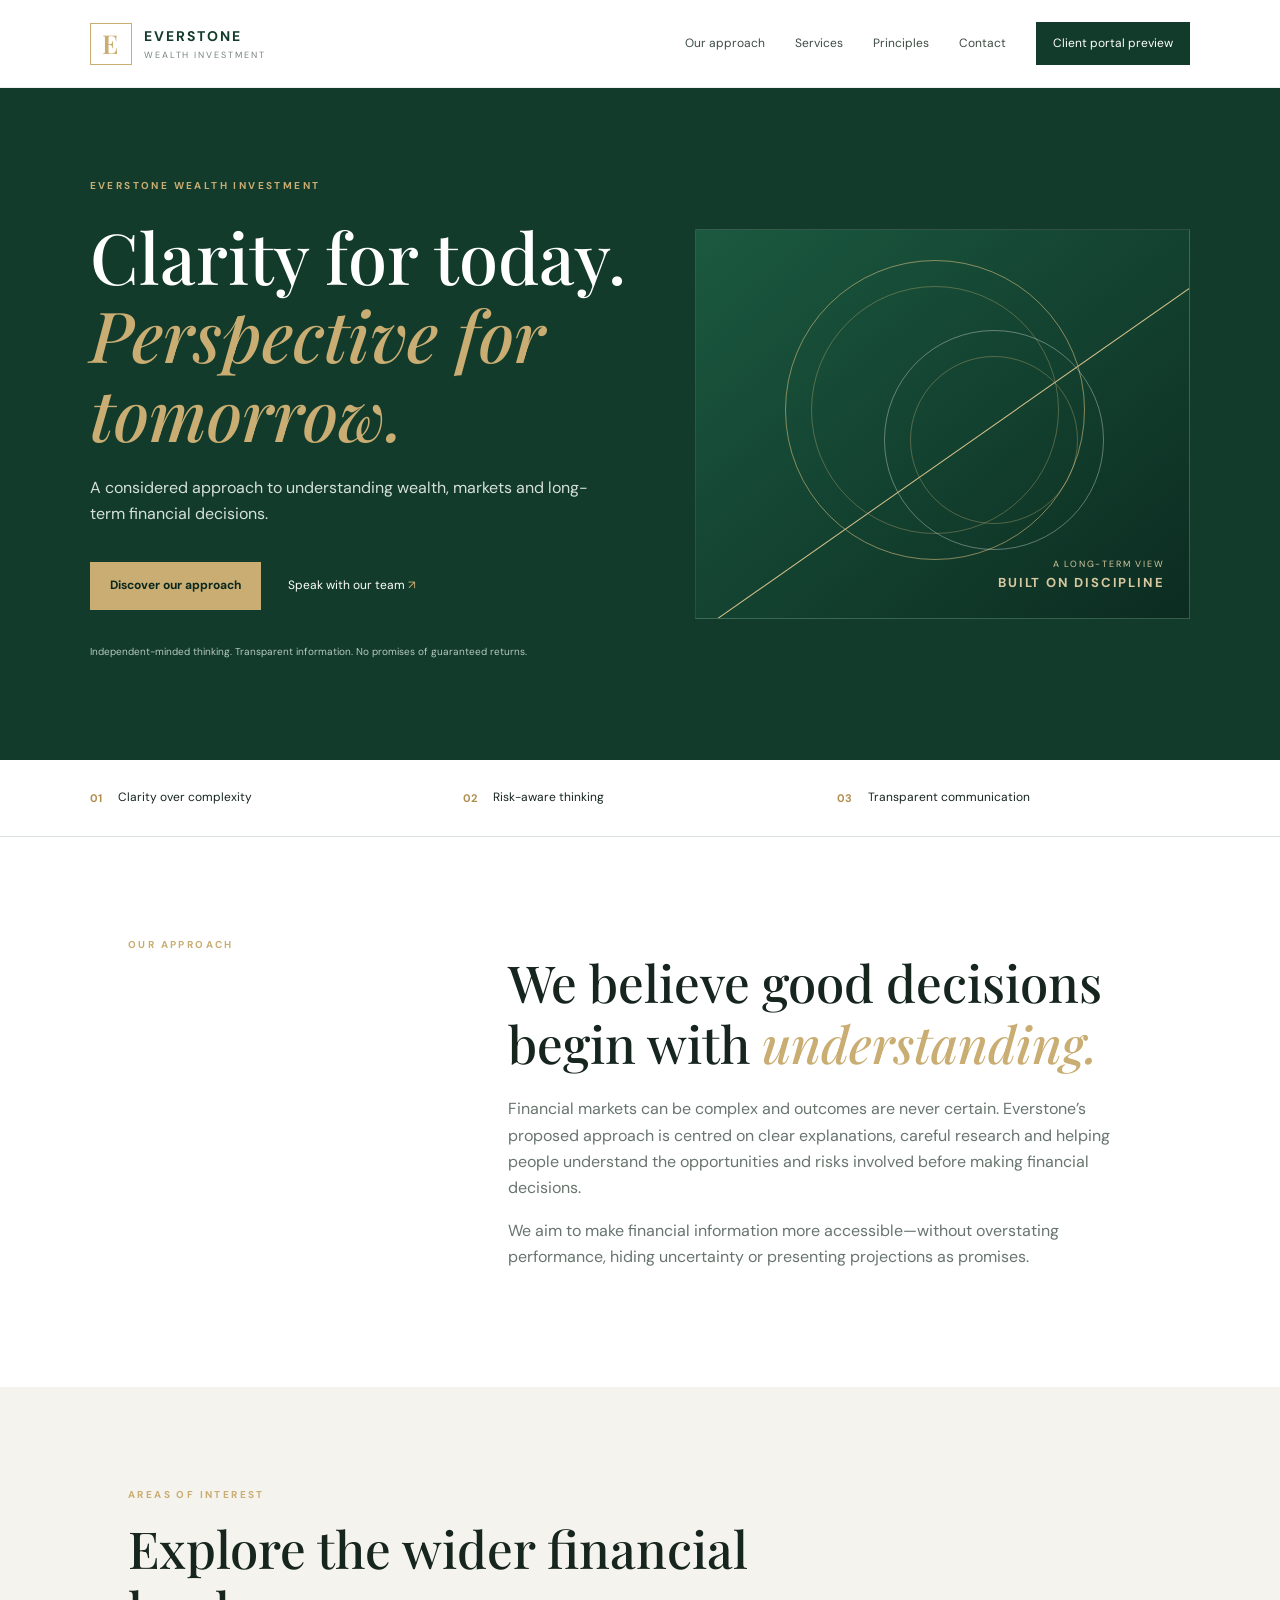
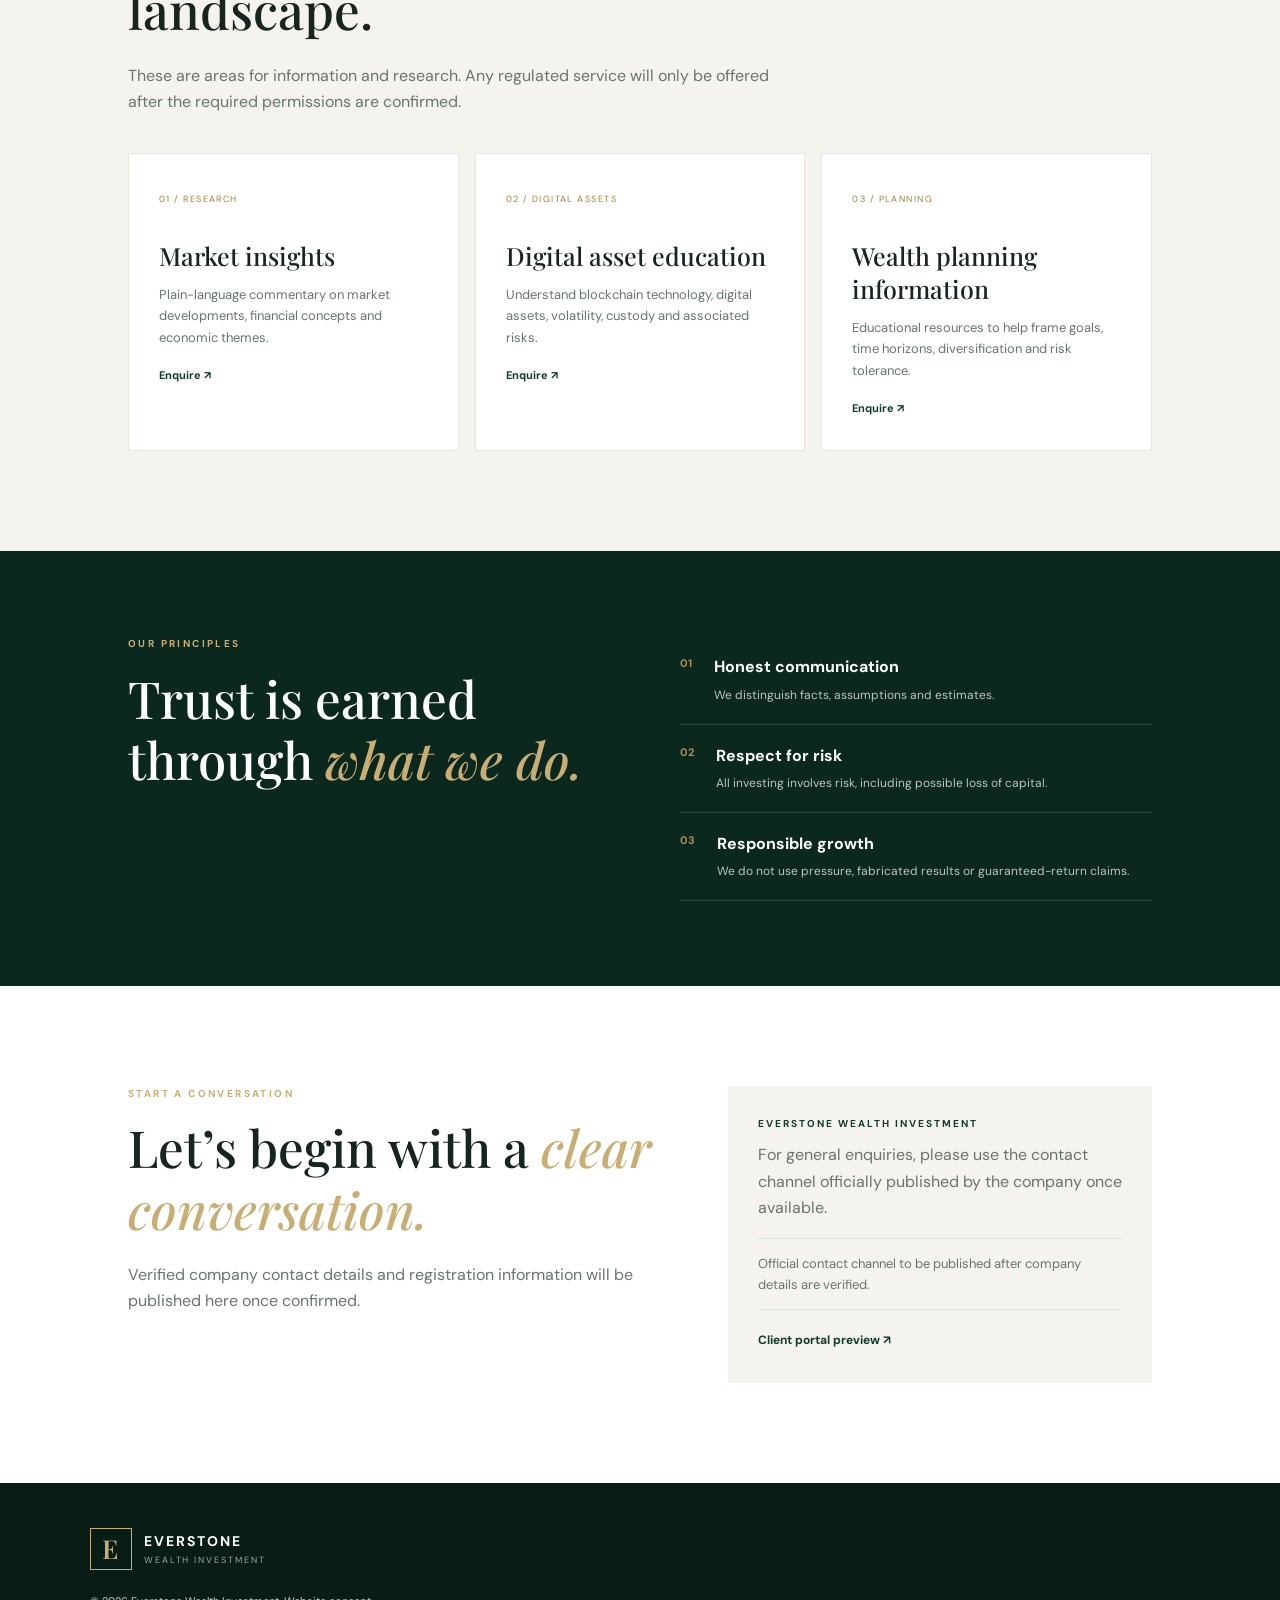
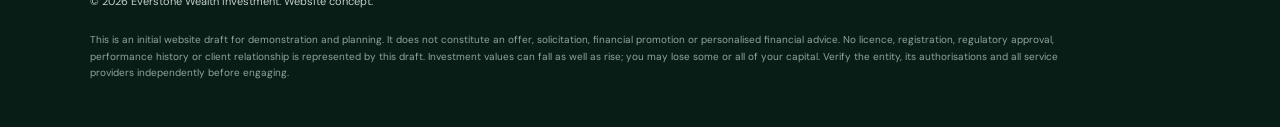
<file: everstone-wealth-investment/index.html>
<!doctype html>
<html lang="en">
<head>
  <meta charset="utf-8"><meta name="viewport" content="width=device-width,initial-scale=1">
  <meta name="description" content="Everstone Wealth Investment — clear information, considered research and disciplined financial decision-making.">
  <meta name="theme-color" content="#123b2c">
  <title>Everstone Wealth Investment | Clarity. Discipline. Perspective.</title>
  <link rel="stylesheet" href="styles.css">
</head>
<body>
<a class="skip-link" href="#main-content">Skip to content</a>
<header class="site-header">
  <a class="brand" href="#home" aria-label="Everstone home"><span class="brand-mark">E</span><span><strong>EVERSTONE</strong><small>WEALTH INVESTMENT</small></span></a>
  <button class="menu-toggle" aria-label="Toggle navigation" aria-expanded="false">☰</button>
  <nav class="nav"><a href="#approach">Our approach</a><a href="#services">Services</a><a href="#principles">Principles</a><a href="#contact">Contact</a><a class="nav-cta" href="login.html">Client portal preview</a></nav>
</header>
<main id="main-content">
  <section class="hero">
    <div class="hero-copy">
      <p class="eyebrow">EVERSTONE WEALTH INVESTMENT</p>
      <h1>Clarity for today.<br><em>Perspective for tomorrow.</em></h1>
      <p class="hero-lede">A considered approach to understanding wealth, markets and long-term financial decisions.</p>
      <div class="hero-actions"><a class="button button-gold" href="#approach">Discover our approach</a><a class="text-link" href="#contact">Speak with our team <span>↗</span></a></div>
      <p class="micro-note">Independent-minded thinking. Transparent information. No promises of guaranteed returns.</p>
    </div>
    <div class="hero-art" aria-label="Abstract green and gold geometric artwork"><div class="orb orb-one"></div><div class="orb orb-two"></div><div class="art-line"></div><div class="art-caption">A LONG-TERM VIEW<br><b>BUILT ON DISCIPLINE</b></div></div>
  </section>
  <section class="trust-strip"><div><b>01</b><span>Clarity over complexity</span></div><div><b>02</b><span>Risk-aware thinking</span></div><div><b>03</b><span>Transparent communication</span></div></section>
  <section class="section intro" id="approach"><div class="section-label">OUR APPROACH</div><div><h2>We believe good decisions begin with <em>understanding.</em></h2><p>Financial markets can be complex and outcomes are never certain. Everstone’s proposed approach is centred on clear explanations, careful research and helping people understand the opportunities and risks involved before making financial decisions.</p><p>We aim to make financial information more accessible—without overstating performance, hiding uncertainty or presenting projections as promises.</p></div></section>
  <section class="section services" id="services"><div class="section-heading"><div class="section-label">AREAS OF INTEREST</div><h2>Explore the wider financial landscape.</h2><p>These are areas for information and research. Any regulated service will only be offered after the required permissions are confirmed.</p></div><div class="service-grid">
    <article class="service-card"><span>01 / RESEARCH</span><h3>Market insights</h3><p>Plain-language commentary on market developments, financial concepts and economic themes.</p><a href="#contact">Enquire ↗</a></article>
    <article class="service-card"><span>02 / DIGITAL ASSETS</span><h3>Digital asset education</h3><p>Understand blockchain technology, digital assets, volatility, custody and associated risks.</p><a href="#contact">Enquire ↗</a></article>
    <article class="service-card"><span>03 / PLANNING</span><h3>Wealth planning information</h3><p>Educational resources to help frame goals, time horizons, diversification and risk tolerance.</p><a href="#contact">Enquire ↗</a></article>
  </div></section>
  <section class="principles" id="principles"><div class="principles-inner"><div><div class="section-label">OUR PRINCIPLES</div><h2>Trust is earned through <em>what we do.</em></h2></div><div class="principle-list"><div><b>01</b><span><strong>Honest communication</strong><small>We distinguish facts, assumptions and estimates.</small></span></div><div><b>02</b><span><strong>Respect for risk</strong><small>All investing involves risk, including possible loss of capital.</small></span></div><div><b>03</b><span><strong>Responsible growth</strong><small>We do not use pressure, fabricated results or guaranteed-return claims.</small></span></div></div></div></section>
  <section class="section contact" id="contact"><div><div class="section-label">START A CONVERSATION</div><h2>Let’s begin with a <em>clear conversation.</em></h2><p>Verified company contact details and registration information will be published here once confirmed.</p></div><div class="contact-panel"><p class="contact-kicker">EVERSTONE WEALTH INVESTMENT</p><p>For general enquiries, please use the contact channel officially published by the company once available.</p><p class="contact-hold">Official contact channel to be published after company details are verified.</p><a class="text-link-dark" href="login.html">Client portal preview ↗</a></div></section>
</main>
<footer class="footer"><a class="brand brand-footer" href="#home"><span class="brand-mark">E</span><span><strong>EVERSTONE</strong><small>WEALTH INVESTMENT</small></span></a><p>© <span id="year"></span> Everstone Wealth Investment. Website concept.</p><p class="footer-note">This is an initial website draft for demonstration and planning. It does not constitute an offer, solicitation, financial promotion or personalised financial advice. No licence, registration, regulatory approval, performance history or client relationship is represented by this draft. Investment values can fall as well as rise; you may lose some or all of your capital. Verify the entity, its authorisations and all service providers independently before engaging.</p></footer>
<script>document.getElementById('year').textContent=new Date().getFullYear();const t=document.querySelector('.menu-toggle'),n=document.querySelector('.nav');t.addEventListener('click',()=>{const open=n.classList.toggle('open');t.setAttribute('aria-expanded',String(open));});n.querySelectorAll('a').forEach(a=>a.addEventListener('click',()=>{n.classList.remove('open');t.setAttribute('aria-expanded','false')}));</script>
</body></html>
</file>
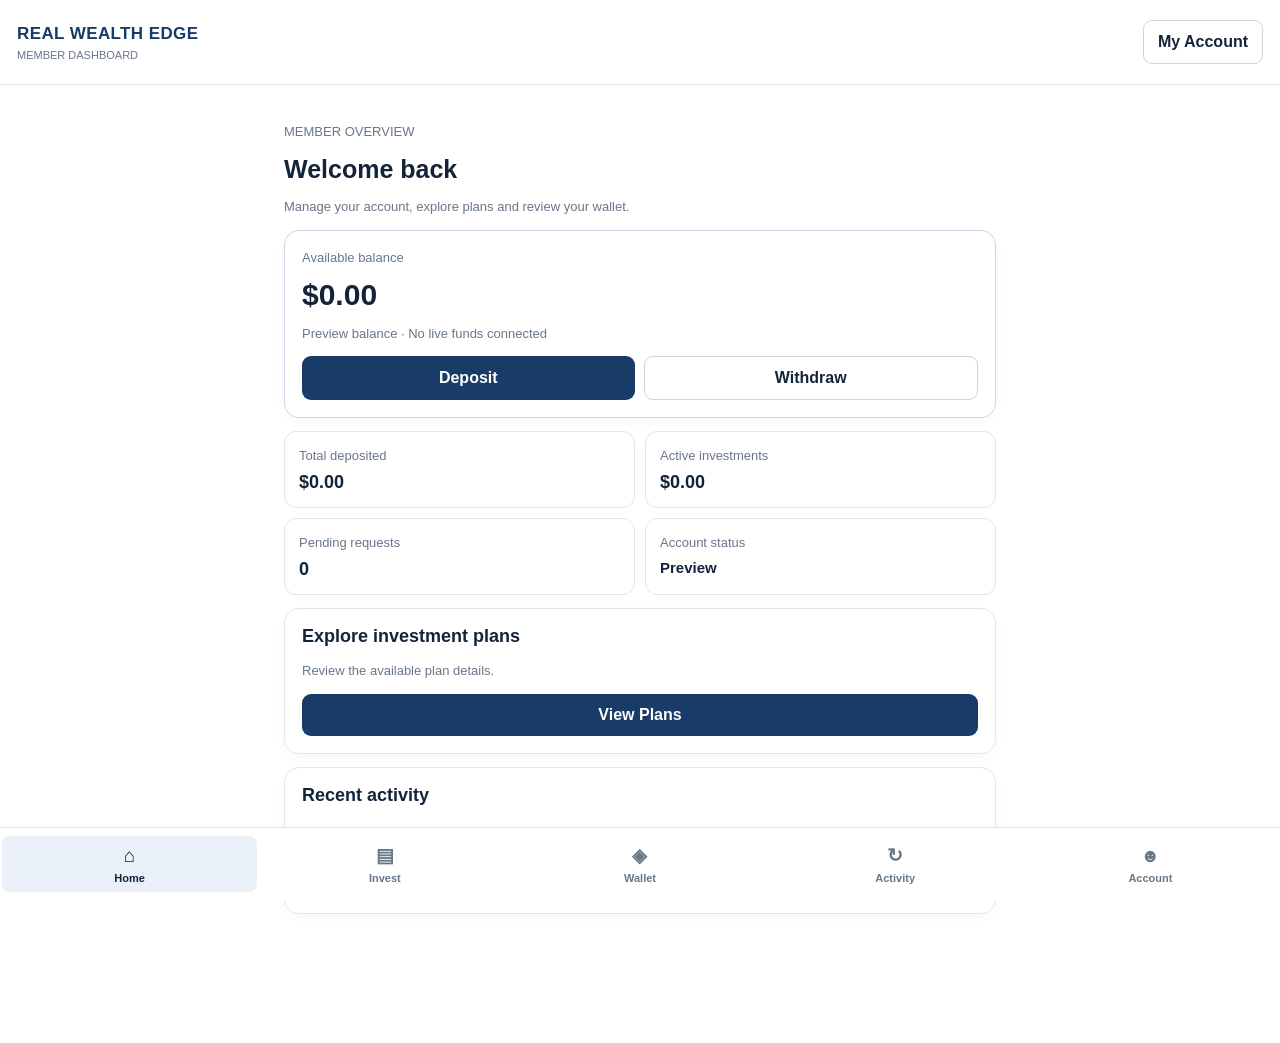
<file: dashboard.html>
<!DOCTYPE html>
<html lang="en">
<head>
<meta charset="UTF-8">
<meta name="viewport" content="width=device-width, initial-scale=1.0">
<title>REAL WEALTH EDGE | Dashboard</title>
<style>
:root{
  --navy:#13243a;--panel:#ffffff;--gold:#183b68;
  --white:#ffffff;--muted:#68778a;--line:#e1e6ed;
  --green:#147a52;--page:#ffffff;
}
*{box-sizing:border-box}
body{margin:0;background:var(--page);color:var(--navy);font-family:Arial,sans-serif;padding-bottom:92px}
header{padding:20px 17px;background:#fff;border-bottom:1px solid var(--line);display:flex;justify-content:space-between;align-items:center;gap:10px}
.brand{font-weight:800;color:var(--gold);font-size:17px;letter-spacing:.4px}
header small{display:block;color:var(--muted);font-size:11px;margin-top:5px}
main{max-width:760px;margin:auto;padding:18px 14px}
section.page{display:none}
section.page.active{display:block}
h1{font-size:25px;margin:8px 0}
h2{font-size:18px;margin:0 0 14px}
p{line-height:1.55}
.muted{color:var(--muted);font-size:13px}
.card{background:#fff;border:1px solid var(--line);border-radius:15px;padding:17px;margin:13px 0;box-shadow:0 3px 12px #12243a08}
.balance{background:#fff;border:1px solid #cbd7e7}
.balance strong{font-size:30px;display:block;margin:12px 0;color:var(--navy)}
.gold{color:var(--gold)}
.stats{display:grid;grid-template-columns:1fr 1fr;gap:10px}
.stat{background:#fff;border:1px solid var(--line);padding:14px;border-radius:12px}
.stat strong{display:block;font-size:18px;margin-top:8px}
button,input,select{font:inherit}
button{cursor:pointer;border:0;border-radius:9px;padding:12px 14px;font-weight:700}
.primary{background:var(--gold);color:#fff}
.secondary{background:#fff;color:var(--navy);border:1px solid #cbd4df}
.danger{background:#fff0f0;color:#a32f37;border:1px solid #efc8cb}
.actions{display:flex;flex-wrap:wrap;gap:9px;margin-top:14px}
.actions button{flex:1}
label{display:block;font-size:13px;color:var(--navy);margin:13px 0 7px}
input,select{width:100%;padding:13px;background:#fff;border:1px solid #cbd4df;border-radius:9px;color:var(--navy)}
input::placeholder{color:#8995a5}
.plan-title{display:flex;justify-content:space-between;align-items:center;gap:8px}
.tag{color:var(--navy);font-size:12px;border:1px solid #cbd4df;border-radius:20px;padding:5px 8px}
.plan-rate{font-size:24px;font-weight:800;color:var(--gold);margin:12px 0}
.address{overflow-wrap:anywhere;background:#f5f7fa;padding:12px;border-radius:8px;font-size:12px;line-height:1.6;border:1px solid var(--line);color:var(--navy)}
.notice{font-size:12px;color:var(--muted);line-height:1.6}
.status{display:none;padding:12px;border-radius:9px;background:#edf8f2;color:#17633f;font-size:13px;margin-top:12px;line-height:1.5}
.empty{text-align:center;padding:25px 10px;color:var(--muted);line-height:1.6}
nav{position:fixed;bottom:0;left:0;right:0;z-index:10;display:grid;grid-template-columns:repeat(5,1fr);background:#fff;border-top:1px solid var(--line);padding:8px 2px max(8px,env(safe-area-inset-bottom))}
nav button{background:transparent;color:var(--muted);font-size:11px;padding:8px 1px;border-radius:8px}
nav button span{display:block;font-size:19px;margin-bottom:5px}
nav button.active{color:var(--navy);background:#eaf0f8}
.hidden{display:none!important}
.ref-link{font-size:12px;overflow-wrap:anywhere;background:#f5f7fa;border:1px solid var(--line);padding:12px;border-radius:8px;line-height:1.6}
@media(min-width:600px){main{padding:24px}}
</style>
</head>
<body>

<header>
  <div>
    <div class="brand">REAL WEALTH EDGE</div>
    <small>MEMBER DASHBOARD</small>
  </div>
  <button class="secondary" onclick="goTo('account')">My Account</button>
</header>

<main>
<section id="home" class="page active">
  <p class="muted">MEMBER OVERVIEW</p>
  <h1 id="welcomeHeading">Welcome back</h1>
  <p class="muted">Manage your account, explore plans and review your wallet.</p>

  <div class="card balance">
    <span class="muted">Available balance</span>
    <strong id="homeBalance">$0.00</strong>
    <span class="muted">Preview balance · No live funds connected</span>
    <div class="actions">
      <button class="primary" onclick="walletMode('deposit')">Deposit</button>
      <button class="secondary" onclick="walletMode('withdraw')">Withdraw</button>
    </div>
  </div>

  <div class="stats">
    <div class="stat"><span class="muted">Total deposited</span><strong id="totalDeposited">$0.00</strong></div>
    <div class="stat"><span class="muted">Active investments</span><strong id="activeInvestments">$0.00</strong></div>
    <div class="stat"><span class="muted">Pending requests</span><strong id="pendingRequests">0</strong></div>
    <div class="stat"><span class="muted">Account status</span><strong style="font-size:15px">Preview</strong></div>
  </div>

  <div class="card">
    <h2>Explore investment plans</h2>
    <p class="muted">Review the available plan details.</p>
    <button class="primary" style="width:100%" onclick="goTo('invest')">View Plans</button>
  </div>

  <div class="card">
    <h2>Recent activity</h2>
    <div id="homeActivity" class="empty">No activity recorded in this browser yet.</div>
  </div>
</section>

<section id="invest" class="page">
  <p class="muted">INVESTMENT OPTIONS</p>
  <h1>Investment Plans</h1>
  <p class="muted">These are the plan terms entered for this website preview. Rates are not verified or guaranteed.</p>
  <div id="planList"></div>
  <div class="card">
    <h2>Before you continue</h2>
    <p class="notice">Selecting a plan is for demonstration only. No money will be invested, and no return will be credited. A secure backend is required before live investing.</p>
  </div>
</section>

<section id="wallet" class="page">
  <p class="muted">WALLET SERVICES</p>
  <h1>My Wallet</h1>

  <div class="card">
    <span class="muted">Available balance</span>
    <strong id="walletBalance" style="display:block;font-size:27px;margin-top:9px">$0.00</strong>
    <p class="notice">Preview balance, not a record of verified funds.</p>
  </div>

  <div class="actions">
    <button id="depositTab" class="primary" onclick="walletMode('deposit')">Deposit</button>
    <button id="withdrawTab" class="secondary" onclick="walletMode('withdraw')">Withdraw</button>
  </div>

  <div id="depositPanel" class="card">
    <h2>Deposit cryptocurrency</h2>
    <p class="muted">Choose an asset and network to view the configured receiving address.</p>
    <label for="depositAsset">Cryptocurrency and network</label>
    <select id="depositAsset" onchange="updateAddress()">
      <option value="bnb">BNB — BNB Smart Chain (BEP20)</option>
      <option value="eth">ETH — Ethereum Mainnet</option>
      <option value="usdt_erc">USDT — Ethereum (ERC20)</option>
      <option value="usdt_trc">USDT — TRON (TRC20)</option>
      <option value="btc">BTC — Bitcoin Mainnet</option>
    </select>
    <label>Receiving wallet address</label>
    <div id="walletAddress" class="address"></div>
    <button class="secondary" style="width:100%;margin-top:10px" onclick="copyAddress()">Copy wallet address</button>
    <label for="depositAmount">Intended deposit amount (USD)</label>
    <input id="depositAmount" type="number" min="1" step="any" placeholder="Enter amount">
    <label for="txid">Transaction ID (TXID), if available</label>
    <input id="txid" type="text" placeholder="Enter transaction ID">
    <button class="primary" style="width:100%;margin-top:15px" onclick="submitDeposit()">Submit deposit details</button>
    <div id="depositStatus" class="status"></div>
    <p class="notice">This preview does not verify transactions or add funds. Confirm the address and network independently before sending cryptocurrency.</p>
  </div>

  <div id="withdrawPanel" class="card hidden">
    <h2>Request a withdrawal</h2>
    <label for="withdrawAsset">Cryptocurrency and network</label>
    <select id="withdrawAsset">
      <option>USDT — Ethereum (ERC20)</option>
      <option>USDT — TRON (TRC20)</option>
      <option>BTC — Bitcoin Mainnet</option>
      <option>ETH — Ethereum Mainnet</option>
      <option>BNB — BNB Smart Chain (BEP20)</option>
    </select>
    <label for="withdrawAmount">Withdrawal amount (USD)</label>
    <input id="withdrawAmount" type="number" min="1" step="any" placeholder="Enter amount">
    <label for="withdrawAddress">Your receiving wallet address</label>
    <input id="withdrawAddress" type="text" placeholder="Paste your wallet address">
    <button class="primary" style="width:100%;margin-top:15px" onclick="submitWithdrawal()">Submit withdrawal details</button>
    <div id="withdrawStatus" class="status"></div>
    <p class="notice">This preview cannot approve or pay withdrawals. No money will be deducted or paid.</p>
  </div>
</section>

<section id="activity" class="page">
  <p class="muted">ACCOUNT RECORDS</p>
  <h1>Activity</h1>
  <div class="card">
    <h2>Recent activity</h2>
    <div id="activityList" class="empty">No activity recorded in this browser yet.</div>
  </div>
  <p class="notice">Entries are stored only in this browser and are not verified financial transactions.</p>
</section>

<section id="account" class="page">
  <p class="muted">MEMBER SETTINGS</p>
  <h1>My Account</h1>

  <div class="card">
    <h2>Account overview</h2>
    <p class="muted">Platform: REAL WEALTH EDGE</p>
    <p class="muted">Member name: <strong id="memberName">Loading…</strong></p>
    <p class="muted">Registered email: <strong id="memberEmail">Loading…</strong></p>
    <p class="muted">Status: Website preview</p>
    <div id="profileStatus" class="notice">Loading your account details…</div>
  </div>

  <div class="card" id="referralSection">
    <p class="muted">GROW WITH REAL WEALTH EDGE</p>
    <h2>Referral Program</h2>
    <div class="plan-title">
      <span class="muted">Referral commission range</span>
      <span class="tag">10%–40%</span>
    </div>
    <div class="plan-rate">10%–40% Referral Commission</div>
    <p class="muted">Referral commission opportunities are subject to the applicable REAL WEALTH EDGE referral program terms. These figures are for preview purposes and are not verified earnings.</p>

    <label>Your referral link</label>
    <div id="referralLink" class="ref-link">Preparing preview link…</div>
    <button class="primary" style="width:100%;margin-top:10px" onclick="copyReferralLink()">Copy Referral Link</button>
    <div id="referralStatus" class="status"></div>

    <div class="stats" style="margin-top:15px">
      <div class="stat"><span class="muted">Referred members</span><strong id="referralCount">—</strong></div>
      <div class="stat"><span class="muted">Qualifying investments</span><strong id="referralInvestments">$0.00</strong></div>
      <div class="stat"><span class="muted">Referral earnings</span><strong id="referralEarnings">$0.00</strong></div>
      <div class="stat"><span class="muted">Commission range</span><strong>10%–40%</strong></div>
    </div>

    <p class="notice">Preview only: this link is generated for this browser, not your verified member account. Referral registrations and commission figures are not yet connected to the database. Commission rewards require secure referral tracking, investment verification and server-side approval.</p>
  </div>

  <div class="card">
    <h2>Account actions</h2>
    <button class="secondary" style="width:100%" onclick="goTo('home')">Return to dashboard</button>
    <button class="danger" style="width:100%;margin-top:10px" onclick="goToLogin()">Sign out and return to login</button>
  </div>
</section>
</main>

<nav aria-label="Dashboard navigation">
  <button class="active" data-page="home" onclick="goTo('home')"><span>⌂</span>Home</button>
  <button data-page="invest" onclick="goTo('invest')"><span>▤</span>Invest</button>
  <button data-page="wallet" onclick="walletMode('deposit')"><span>◈</span>Wallet</button>
  <button data-page="activity" onclick="goTo('activity')"><span>↻</span>Activity</button>
  <button data-page="account" onclick="goTo('account')"><span>☻</span>Account</button>
</nav>

<script>
const receivingAddresses = {
  bnb:"0xbc623c234c4806d7423496783605bd758afb8ea8",
  eth:"0xbc623c234c4806d7423496783605bd758afb8ea8",
  usdt_erc:"0xbc623c234c4806d7423496783605bd758afb8ea8",
  usdt_trc:"TMUxNnQRpyej4WKFMizkCtRRESZBBY3VeU",
  btc:"1CbzWHkakA7bwikUZ4YCwmhYZN4LX5PpUm"
};

const plans = [
  {name:"Trial Plan",rate:"2.5% daily",period:"4 days",min:20,max:99},
  {name:"Bronze Plan",rate:"4% daily",period:"4 days",min:100,max:29999},
  {name:"Silver Plan",rate:"6% daily",period:"7 days",min:30000,max:69999},
  {name:"Gold Plan",rate:"8% daily",period:"14 days",min:70000,max:null}
];

let activity=[];

function money(n){
  return "$"+Number(n).toLocaleString("en-US",{
    minimumFractionDigits:2,maximumFractionDigits:2
  });
}

function goTo(page){
  document.querySelectorAll("section.page").forEach(s=>s.classList.remove("active"));
  const target=document.getElementById(page);
  if(target)target.classList.add("active");
  document.querySelectorAll("nav button").forEach(b=>{
    b.classList.toggle("active",b.dataset.page===page);
  });
  window.scrollTo({top:0,behavior:"smooth"});
}

function walletMode(mode){
  goTo("wallet");
  document.getElementById("depositPanel").classList.toggle("hidden",mode!=="deposit");
  document.getElementById("withdrawPanel").classList.toggle("hidden",mode!=="withdraw");
  document.getElementById("depositTab").className=mode==="deposit"?"primary":"secondary";
  document.getElementById("withdrawTab").className=mode==="withdraw"?"primary":"secondary";
}

function updateAddress(){
  const asset=document.getElementById("depositAsset").value;
  document.getElementById("walletAddress").textContent=receivingAddresses[asset]||"Address unavailable";
}

function showStatus(id,message){
  const el=document.getElementById(id);
  if(!el)return;
  el.textContent=message;
  el.style.display="block";
}

async function copyText(value,statusId,successMessage){
  try{
    await navigator.clipboard.writeText(value);
    showStatus(statusId,successMessage);
  }catch(e){
    showStatus(statusId,"Automatic copying was blocked. Press and hold the displayed text to copy it manually.");
  }
}

function copyAddress(){
  copyText(
    document.getElementById("walletAddress").textContent,
    "depositStatus",
    "Address copied. Confirm the asset and network before using it."
  );
}

function addActivity(message){
  activity.unshift(new Date().toLocaleString()+" — "+message);
  activity=activity.slice(0,20);
  try{
    sessionStorage.setItem("rwePreviewActivity",JSON.stringify(activity));
  }catch(e){}
  renderActivity();
}

function renderActivity(){
  ["activityList","homeActivity"].forEach(id=>{
    const el=document.getElementById(id);
    if(!el)return;
    el.replaceChildren();
    if(!activity.length){
      el.className="empty";
      el.textContent="No activity recorded in this browser yet.";
    }else{
      el.className="";
      activity.forEach(item=>{
        const p=document.createElement("p");
        p.className="muted";
        p.textContent=item;
        el.appendChild(p);
      });
    }
  });
}

function submitDeposit(){
  const amount=Number(document.getElementById("depositAmount").value);
  if(!Number.isFinite(amount)||amount<=0){
    showStatus("depositStatus","Please enter an amount greater than zero.");
    return;
  }
  showStatus("depositStatus","Preview only: details have not been sent to an administrator. Your balance has not changed.");
  addActivity("Deposit details tested — not a verified transaction");
}

function submitWithdrawal(){
  const amount=Number(document.getElementById("withdrawAmount").value);
  const address=document.getElementById("withdrawAddress").value.trim();
  if(!Number.isFinite(amount)||amount<=0){
    showStatus("withdrawStatus","Please enter an amount greater than zero.");
    return;
  }
  if(!address){
    showStatus("withdrawStatus","Please enter your receiving wallet address.");
    return;
  }
  showStatus("withdrawStatus","Preview only: no withdrawal has been submitted to a server, approved or paid. Your balance has not changed.");
  addActivity("Withdrawal details tested — not a paid withdrawal");
}

function choosePlan(index){
  const plan=plans[index];
  const entered=prompt(
    plan.name+" — "+plan.rate+" for "+plan.period+
    ". Listed amount range: "+money(plan.min)+" to "+
    (plan.max===null?"no listed maximum":money(plan.max))+
    ". Enter an amount to check the range only:"
  );
  if(entered===null)return;
  const amount=Number(entered);
  if(!Number.isFinite(amount)||amount<plan.min||(plan.max!==null&&amount>plan.max)){
    alert("Enter an amount within the listed plan range.");
    return;
  }
  alert("Preview only: "+money(amount)+" fits the "+plan.name+
    " amount range. No investment has been created and no return is promised.");
  addActivity("Checked "+plan.name+" amount range — preview only");
}

function renderPlans(){
  const list=document.getElementById("planList");
  list.replaceChildren();
  plans.forEach((p,i)=>{
    const card=document.createElement("div");
    card.className="card";
    card.innerHTML=
      '<div class="plan-title"><h2></h2><span class="tag">PREVIEW</span></div>'+
      '<div class="plan-rate"></div><p class="muted"></p><p class="muted"></p>'+
      '<button class="primary" style="width:100%">Select plan</button>';
    card.querySelector("h2").textContent=p.name;
    card.querySelector(".plan-rate").textContent=p.rate;
    card.querySelectorAll("p")[0].textContent="Listed period: "+p.period;
    card.querySelectorAll("p")[1].textContent="Amount range: "+money(p.min)+
      " minimum · "+(p.max===null?"No listed maximum":money(p.max)+" maximum");
    card.querySelector("button").addEventListener("click",()=>choosePlan(i));
    list.appendChild(card);
  });
}

function prepareReferralLink(){
  let previewCode;
  try{
    previewCode=localStorage.getItem("rwe_preview_referral_code");
    if(!previewCode){
      previewCode="RWE-"+Math.random().toString(36).slice(2,10).toUpperCase();
      localStorage.setItem("rwe_preview_referral_code",previewCode);
    }
  }catch(e){
    previewCode="RWE-PREVIEW";
  }
  const link=window.location.origin+
    window.location.pathname.replace(/dashboard\.html$/,"index.html")+
    "?ref="+encodeURIComponent(previewCode);
  document.getElementById("referralLink").textContent=link;
}

function copyReferralLink(){
  copyText(
    document.getElementById("referralLink").textContent,
    "referralStatus",
    "Preview link copied. Referral tracking is not yet active."
  );
}

async function goToLogin(){
  if(window.rweSupabase){
    try{
      const {error}=await window.rweSupabase.auth.signOut();
      if(error){
        alert("Sign-out failed. Please try again.");
        return;
      }
    }catch(e){
      alert("Sign-out failed. Please try again.");
      return;
    }
  }
  window.location.replace("login.html");
}

try{
  const saved=sessionStorage.getItem("rwePreviewActivity");
  if(saved){
    const parsed=JSON.parse(saved);
    if(Array.isArray(parsed))activity=parsed;
  }
}catch(e){}

renderPlans();
updateAddress();
renderActivity();
prepareReferralLink();
</script>

<script type="module">
import { createClient } from
  "https://esm.sh/@supabase/supabase-js@2";

const SUPABASE_URL="https://ilbqpcqlqnwtukrzsqjq.supabase.co";

/* Public anon key for the existing project.
   Never use a service-role or secret key in browser code. */
const SUPABASE_KEY="eyJhbGciOiJIUzI1NiIsInR5cCI6IkpXVCJ9.eyJpc3MiOiJzdXBhYmUiLCJyZWYiOiJpbGJxcGNxbHFud3R1a3J6c3FqcSIsInJvbGUiOiJhbm9uIiwiaWF0IjoxNzkyNDAwMTk1LCJleHAiOjIxMDc5NzYxOTV9.86g5_hBhM00fJurSIlZgMxHZYrtW3sAGknIZHJQmqWY";

const supabase=createClient(SUPABASE_URL,SUPABASE_KEY);
window.rweSupabase=supabase;

function setProfileMessage(message){
  const el=document.getElementById("profileStatus");
  if(el)el.textContent=message;
}

async function loadMemberProfile(user){
  const nameElement=document.getElementById("memberN
</file>
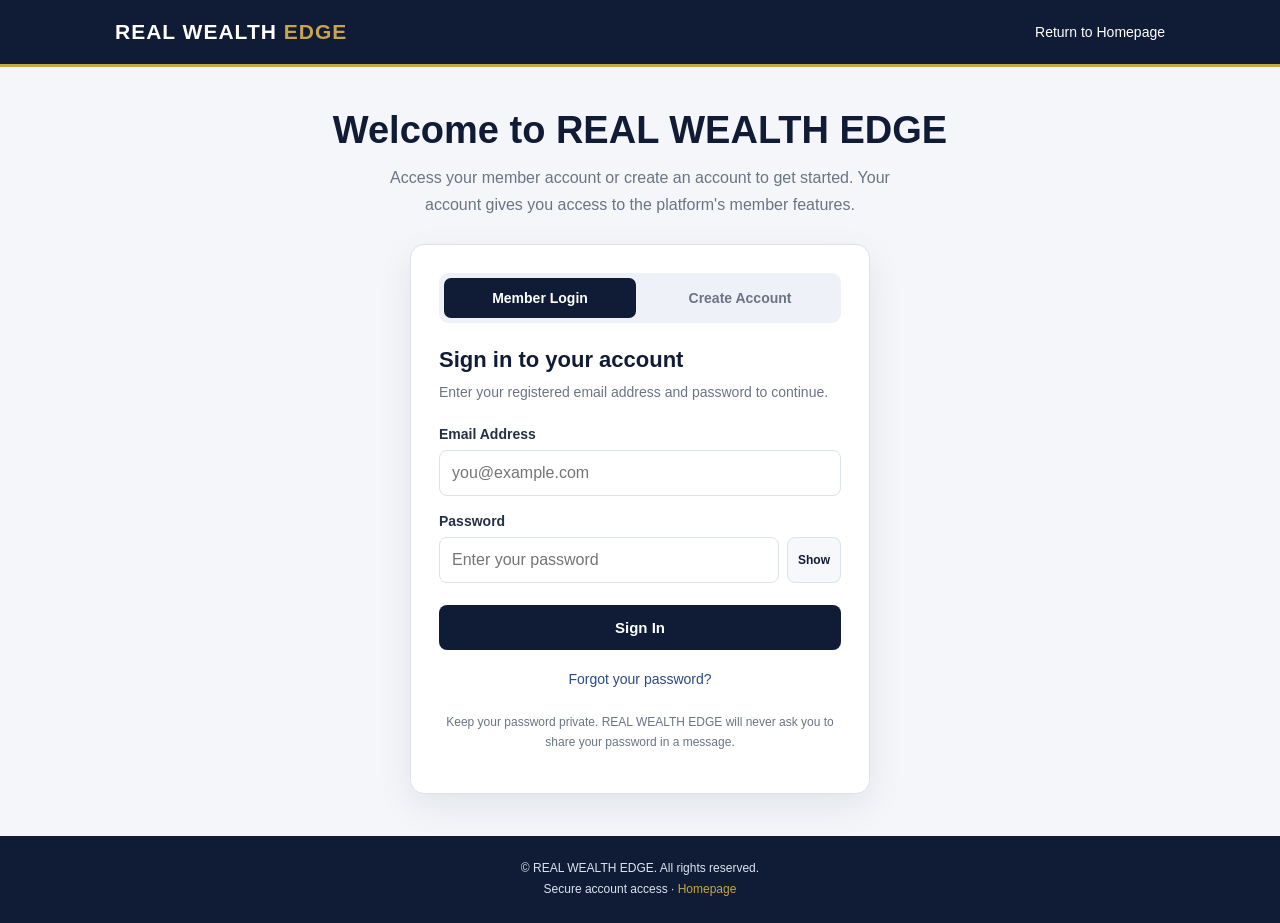
<file: login.html>
<!DOCTYPE html>
<html lang="en">
<head>
  <meta charset="UTF-8">
  <meta name="viewport" content="width=device-width, initial-scale=1.0">
  <meta name="theme-color" content="#101b35">
  <title>Member Login | REAL WEALTH EDGE</title>
  <meta name="description" content="Sign in or create your REAL WEALTH EDGE member account.">

  <style>
    :root {
      --navy: #101b35;
      --navy-light: #1b2b4d;
      --gold: #c9a44c;
      --white: #ffffff;
      --background: #f4f6fa;
      --text: #243047;
      --muted: #6b7485;
      --border: #dce2ec;
      --success: #18794e;
      --error: #b42318;
    }

    * {
      box-sizing: border-box;
    }

    body {
      margin: 0;
      min-height: 100vh;
      font-family: Arial, Helvetica, sans-serif;
      background: var(--background);
      color: var(--text);
      display: flex;
      flex-direction: column;
    }

    header {
      background: var(--navy);
      color: var(--white);
      padding: 20px 16px;
      border-bottom: 3px solid var(--gold);
    }

    .header-inner {
      max-width: 1050px;
      margin: auto;
      display: flex;
      align-items: center;
      justify-content: space-between;
      gap: 14px;
      flex-wrap: wrap;
    }

    .brand {
      color: var(--white);
      text-decoration: none;
      font-size: 21px;
      font-weight: 800;
      letter-spacing: 1px;
    }

    .brand span {
      color: var(--gold);
    }

    .header-link {
      color: var(--white);
      text-decoration: none;
      font-size: 14px;
    }

    .header-link:hover,
    footer a:hover {
      text-decoration: underline;
    }

    main {
      width: 100%;
      max-width: 1050px;
      margin: auto;
      padding: 42px 16px;
      flex: 1;
    }

    .intro {
      text-align: center;
      margin-bottom: 26px;
    }

    .intro h1 {
      color: var(--navy);
      font-size: clamp(27px, 5vw, 38px);
      margin: 0 0 12px;
    }

    .intro p {
      color: var(--muted);
      line-height: 1.7;
      margin: 0 auto;
      max-width: 560px;
    }

    .login-card {
      background: var(--white);
      max-width: 460px;
      margin: auto;
      padding: 28px;
      border: 1px solid var(--border);
      border-radius: 14px;
      box-shadow: 0 12px 35px rgba(16, 27, 53, 0.08);
    }

    .tabs {
      display: grid;
      grid-template-columns: 1fr 1fr;
      gap: 8px;
      margin-bottom: 24px;
      padding: 5px;
      background: #eef1f7;
      border-radius: 9px;
    }

    .tab {
      border: none;
      padding: 12px 8px;
      border-radius: 7px;
      cursor: pointer;
      background: transparent;
      color: var(--muted);
      font-size: 14px;
      font-weight: 700;
    }

    .tab.active {
      background: var(--navy);
      color: var(--white);
    }

    .form-title {
      color: var(--navy);
      font-size: 22px;
      margin: 0 0 8px;
    }

    .form-description {
      color: var(--muted);
      font-size: 14px;
      line-height: 1.6;
      margin: 0 0 22px;
    }

    .field {
      margin-bottom: 17px;
    }

    label {
      display: block;
      font-size: 14px;
      font-weight: 700;
      margin-bottom: 8px;
    }

    input {
      width: 100%;
      padding: 13px 12px;
      border: 1px solid var(--border);
      border-radius: 8px;
      background: var(--white);
      color: var(--text);
      font-size: 16px;
      outline: none;
    }

    input:focus {
      border-color: var(--gold);
      box-shadow: 0 0 0 3px rgba(201, 164, 76, 0.16);
    }

    .password-wrap {
      display: flex;
      gap: 8px;
    }

    .password-wrap input {
      min-width: 0;
      flex: 1;
    }

    .show-password {
      padding: 0 10px;
      border: 1px solid var(--border);
      background: #f7f8fb;
      border-radius: 8px;
      cursor: pointer;
      color: var(--navy);
      font-size: 12px;
      font-weight: 700;
    }

    .primary-button {
      width: 100%;
      border: none;
      border-radius: 8px;
      padding: 14px;
      background: var(--navy);
      color: var(--white);
      font-size: 15px;
      font-weight: 700;
      cursor: pointer;
      margin-top: 5px;
    }

    .primary-button:hover {
      background: var(--navy-light);
    }

    .primary-button:disabled {
      opacity: 0.65;
      cursor: not-allowed;
    }

    .text-button {
      display: block;
      border: none;
      background: transparent;
      color: #294b83;
      font-size: 14px;
      cursor: pointer;
      margin: 16px auto 0;
      padding: 5px;
    }

    .message {
      display: none;
      padding: 12px;
      border-radius: 8px;
      margin-bottom: 18px;
      font-size: 14px;
      line-height: 1.6;
      overflow-wrap: anywhere;
    }

    .message.success {
      display: block;
      background: #eaf7ef;
      color: var(--success);
      border: 1px solid #b7e1c6;
    }

    .message.error {
      display: block;
      background: #fff0ef;
      color: var(--error);
      border: 1px solid #f2c1bd;
    }

    .security-note {
      margin-top: 20px;
      font-size: 12px;
      line-height: 1.7;
      text-align: center;
      color: var(--muted);
    }

    footer {
      background: var(--navy);
      color: #dce3f0;
      text-align: center;
      padding: 22px 16px;
      font-size: 12px;
      line-height: 1.8;
    }

    footer a {
      color: var(--gold);
      text-decoration: none;
    }

    [hidden] {
      display: none !important;
    }

    @media (max-width: 480px) {
      main {
        padding: 30px 13px;
      }

      .login-card {
        padding: 21px 17px;
      }

      .brand {
        font-size: 18px;
      }
    }
  </style>
</head>

<body>
  <header>
    <div class="header-inner">
      <a class="brand" href="index.html">
        REAL WEALTH <span>EDGE</span>
      </a>
      <a class="header-link" href="index.html">Return to Homepage</a>
    </div>
  </header>

  <main>
    <div class="intro">
      <h1>Welcome to REAL WEALTH EDGE</h1>
      <p>
        Access your member account or create an account to get started.
        Your account gives you access to the platform's member features.
      </p>
    </div>

    <section class="login-card" aria-label="Member account access">
      <div class="tabs">
        <button type="button" class="tab active" id="loginTab">
          Member Login
        </button>
        <button type="button" class="tab" id="registerTab">
          Create Account
        </button>
      </div>

      <div id="message" class="message" role="status" aria-live="polite"></div>

      <form id="loginForm">
        <h2 class="form-title">Sign in to your account</h2>
        <p class="form-description">
          Enter your registered email address and password to continue.
        </p>

        <div class="field">
          <label for="loginEmail">Email Address</label>
          <input id="loginEmail" type="email"
            autocomplete="email" placeholder="you@example.com" required>
        </div>

        <div class="field">
          <label for="loginPassword">Password</label>
          <div class="password-wrap">
            <input id="loginPassword" type="password"
              autocomplete="current-password"
              placeholder="Enter your password" required>
            <button type="button" class="show-password"
              data-target="loginPassword">Show</button>
          </div>
        </div>

        <button type="submit" class="primary-button" id="loginButton">
          Sign In
        </button>

        <button type="button" class="text-button" id="forgotButton">
          Forgot your password?
        </button>
      </form>

      <form id="registerForm" hidden>
        <h2 class="form-title">Create your account</h2>
        <p class="form-description">
          Enter your details below to register as a REAL WEALTH EDGE member.
        </p>

        <div class="field">
          <label for="fullName">Full Name</label>
          <input id="fullName" type="text" autocomplete="name"
            placeholder="Enter your full name" minlength="2"
            maxlength="100" required>
        </div>

        <div class="field">
          <label for="registerEmail">Email Address</label>
          <input id="registerEmail" type="email"
            autocomplete="email" placeholder="you@example.com" required>
        </div>

        <div class="field">
          <label for="registerPassword">Create Password</label>
          <div class="password-wrap">
            <input id="registerPassword" type="password"
              autocomplete="new-password" minlength="8"
              placeholder="At least 8 characters" required>
            <button type="button" class="show-password"
              data-target="registerPassword">Show</button>
          </div>
        </div>

        <div class="field">
          <label for="confirmPassword">Confirm Password</label>
          <div class="password-wrap">
            <input id="confirmPassword" type="password"
              autocomplete="new-password" minlength="8"
              placeholder="Enter your password again" required>
            <button type="button" class="show-password"
              data-target="confirmPassword">Show</button>
          </div>
        </div>

        <button type="submit" class="primary-button" id="registerButton">
          Create Account
        </button>
      </form>

      <p class="security-note">
        Keep your password private. REAL WEALTH EDGE will never ask you to
        share your password in a message.
      </p>
    </section>
  </main>

  <footer>
    <div>© <span id="year"></span> REAL WEALTH EDGE. All rights reserved.</div>
    <div>
      Secure account access ·
      <a href="index.html">Homepage</a>
    </div>
  </footer>

  <script type="module">
    import { createClient } from
      "https://esm.sh/@supabase/supabase-js@2";

    const SUPABASE_URL =
      "https://ilbqpcqlqnwtukrzsqjq.supabase.co";

    const SUPABASE_KEY =
      "eyJhbGciOiJIUzI1NiIsInR5cCI6IkpXVCJ9.eyJpc3MiOiJzdXBhYmFzZSIsInJlZiI6ImlsYnFwY3FscW53dHVrcnpzcWpxIiwicm9sZSI6ImFub24iLCJpYXQiOjE3OTI0MDAxOTUsImV4cCI6MjEwNzk3NjE5NX0.86g5_hBhM00fJurSIlZgMxHZYrtW3sAGknIZHJQmqWY";

    const supabase = createClient(SUPABASE_URL, SUPABASE_KEY);

    const message = document.getElementById("message");
    const loginForm = document.getElementById("loginForm");
    const registerForm = document.getElementById("registerForm");
    const loginTab = document.getElementById("loginTab");
    const registerTab = document.getElementById("registerTab");
    const loginButton = document.getElementById("loginButton");
    const registerButton = document.getElementById("registerButton");

    document.getElementById("year").textContent =
      new Date().getFullYear();

    function showMessage(text, type = "error") {
      message.textContent = text;
      message.className = "message " + type;
    }

    function clearMessage() {
      message.textContent = "";
      message.className = "message";
    }

    function setBusy(button, busy, text) {
      button.disabled = busy;

      if (busy) {
        button.dataset.originalText = button.textContent;
        button.textContent = text;
      } else {
        button.textContent =
          button.dataset.originalText || button.textContent;
      }
    }

    function showLogin() {
      clearMessage();
      loginForm.hidden = false;
      registerForm.hidden = true;
      loginTab.classList.add("active");
      registerTab.classList.remove("active");
    }

    function showRegister() {
      clearMessage();
      loginForm.hidden = true;
      registerForm.hidden = false;
      loginTab.classList.remove("active");
      registerTab.classList.add("active");
    }

    loginTab.addEventListener("click", showLogin);
    registerTab.addEventListener("click", showRegister);

    document.querySelectorAll(".show-password").forEach((button) => {
      button.addEventListener("click", () => {
        const field = document.getElementById(button.dataset.target);
        const reveal = field.type === "password";
        field.type = reveal ? "text" : "password";
        button.textContent = reveal ? "Hide" : "Show";
      });
    });

    loginForm.addEventListener("submit", async (event) => {
      event.preventDefault();
      clearMessage();

      const email =
        document.getElementById("loginEmail").value.trim();
      const password =
        document.getElementById("loginPassword").value;

      setBusy(loginButton, true, "Signing In...");

      try {
        const { data, error } =
          await supabase.auth.signInWithPassword({
            email,
            password
          });

        if (error) throw error;

        if (!data.session) {
          showMessage(
            "Login could not be completed. Please try again."
          );
          return;
        }

        showMessage(
          "Login successful. Opening your account...", "success"
        );

        window.location.replace("dashboard.html");
      } catch (error) {
        showMessage(
          error.message || "Unable to sign in. Please try again."
        );
      } finally {
        setBusy(loginButton, false);
      }
    });

    registerForm.addEventListener("submit", async (event) => {
      event.preventDefault();
      clearMessage();

      const fullName =
        document.getElementById("fullName").value.trim();
      const email =
        document.getElementById("registerEmail").value.trim();
      const password =
        document.getElementById("registerPassword").value;
      const confirmPassword =
        document.getElementById("confirmPassword").value;

      if (password.length < 8) {
        showMessage("Your password must contain at least 8 characters.");
        return;
      }

      if (password !== confirmPassword) {
        showMessage("The passwords do not match. Please try again.");
        return;
      }

      setBusy(registerButton, true, "Creating Account...");

      try {
        const { data, error } = await supabase.auth.signUp({
          email,
          password,
          options: {
            data: { full_name: fullName },
            emailRedirectTo: window.location.origin +
              window.location.pathname.replace(/[^/]*$/, "login.html")
          }
        });

        if (error) throw error;

        if (data.session) {
          showMessage(
            "Your account has been created. Opening your member area...",
            "success"
          );
          window.location.replace("dashboard.html");
        } else {
          showLogin();
          document.getElementById("loginEmail").value = email;
          showMessage(
            "Your registration was received. Check your email for a confirmation link, then sign in.",
            "success"
          );
        }
      } catch (error) {
        showMessage(
          error.message || "Unable to create your account. Please try again."
        );
      } finally {
        setBusy(registerButton, false);
      }
    });

    document.getElementById("forgotButton").addEventListener(
      "click", async () => {
        clearMessage();

        const email =
          document.getElementById("loginEmail").value.trim();

        if (!email) {
          showMessage(
            "Enter your email address first, then select Forgot your password."
          );
          document.getElementById("loginEmail").focus();
          return;
        }

        try {
          const { error } =
            await supabase.auth.resetPasswordForEmail(email, {
              redirectTo: window.location.origin +
                window.location.pathname.replace(/[^/]*$/, "login.html")
            });

          if (error) throw error;

          showMessage(
            "If password recovery is available for this address, you will receive an email with the next steps.",
            "success"
          );
        } catch (error) {
          showMessage(
            error.message ||
              "Unable to request a password reset. Please try again."
          );
        }
      }
    );

    // Intentionally do not redirect existing sessions here.
    // The login page should remain visible until the member signs in.
  </script>
</body>
</html>
</file>
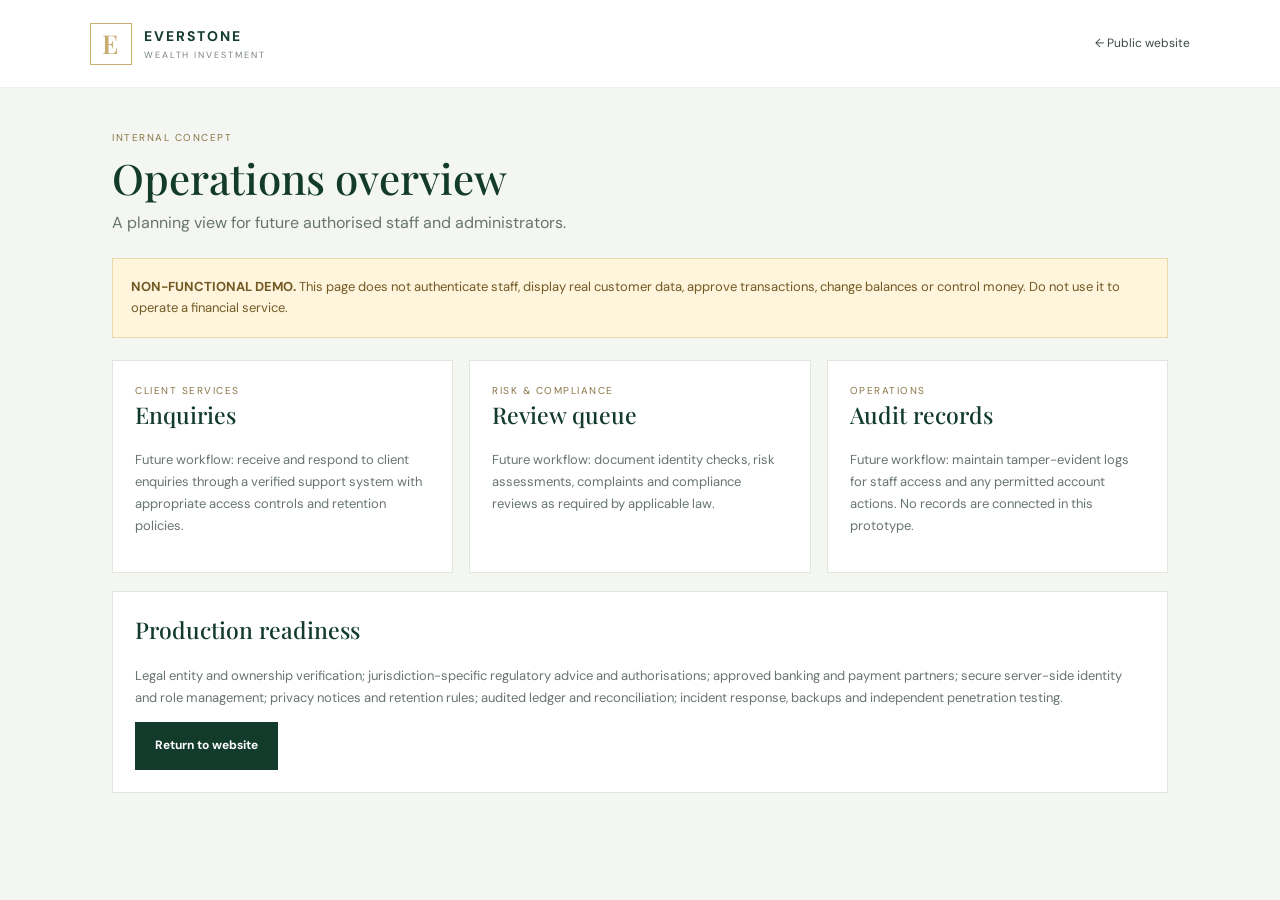
<file: everstone-wealth-investment/admin-preview.html>
<!doctype html>
<html lang="en"><head><meta charset="utf-8"><meta name="viewport" content="width=device-width,initial-scale=1"><title>Operations Preview | Everstone</title><link rel="stylesheet" href="styles.css"><style>
body{background:#f4f6f2}.wrap{max-width:1100px;margin:42px auto;padding:0 22px}.banner{padding:18px;background:#fff4dc;border:1px solid #ead9aa;color:#725a24;font-size:13px;line-height:1.6;margin:22px 0}.grid{display:grid;grid-template-columns:repeat(3,1fr);gap:16px}.panel{background:#fff;border:1px solid #e1e7e0;padding:22px}.panel h2{font:500 23px 'Playfair Display';color:var(--green)}.panel p{font-size:13px;color:#68756e;line-height:1.7}.label{font-size:10px;letter-spacing:1.5px;color:#8a7445}@media(max-width:700px){.grid{grid-template-columns:1fr}}
</style></head><body><header class="site-header"><a class="brand" href="index.html"><span class="brand-mark">E</span><span><strong>EVERSTONE</strong><small>WEALTH INVESTMENT</small></span></a><nav class="nav" style="display:flex"><a href="index.html">← Public website</a></nav></header><main class="wrap"><div class="label">INTERNAL CONCEPT</div><h1 style="color:var(--green);font-size:42px;margin:8px 0">Operations overview</h1><p style="color:#68756e">A planning view for future authorised staff and administrators.</p><div class="banner"><strong>NON-FUNCTIONAL DEMO.</strong> This page does not authenticate staff, display real customer data, approve transactions, change balances or control money. Do not use it to operate a financial service.</div><div class="grid"><section class="panel"><div class="label">CLIENT SERVICES</div><h2>Enquiries</h2><p>Future workflow: receive and respond to client enquiries through a verified support system with appropriate access controls and retention policies.</p></section><section class="panel"><div class="label">RISK & COMPLIANCE</div><h2>Review queue</h2><p>Future workflow: document identity checks, risk assessments, complaints and compliance reviews as required by applicable law.</p></section><section class="panel"><div class="label">OPERATIONS</div><h2>Audit records</h2><p>Future workflow: maintain tamper-evident logs for staff access and any permitted account actions. No records are connected in this prototype.</p></section></div><section class="panel" style="margin-top:18px"><h2>Production readiness</h2><p>Legal entity and ownership verification; jurisdiction-specific regulatory advice and authorisations; approved banking and payment partners; secure server-side identity and role management; privacy notices and retention rules; audited ledger and reconciliation; incident response, backups and independent penetration testing.</p><a class="button button-dark" href="index.html">Return to website</a></section></main></body></html>
</file>
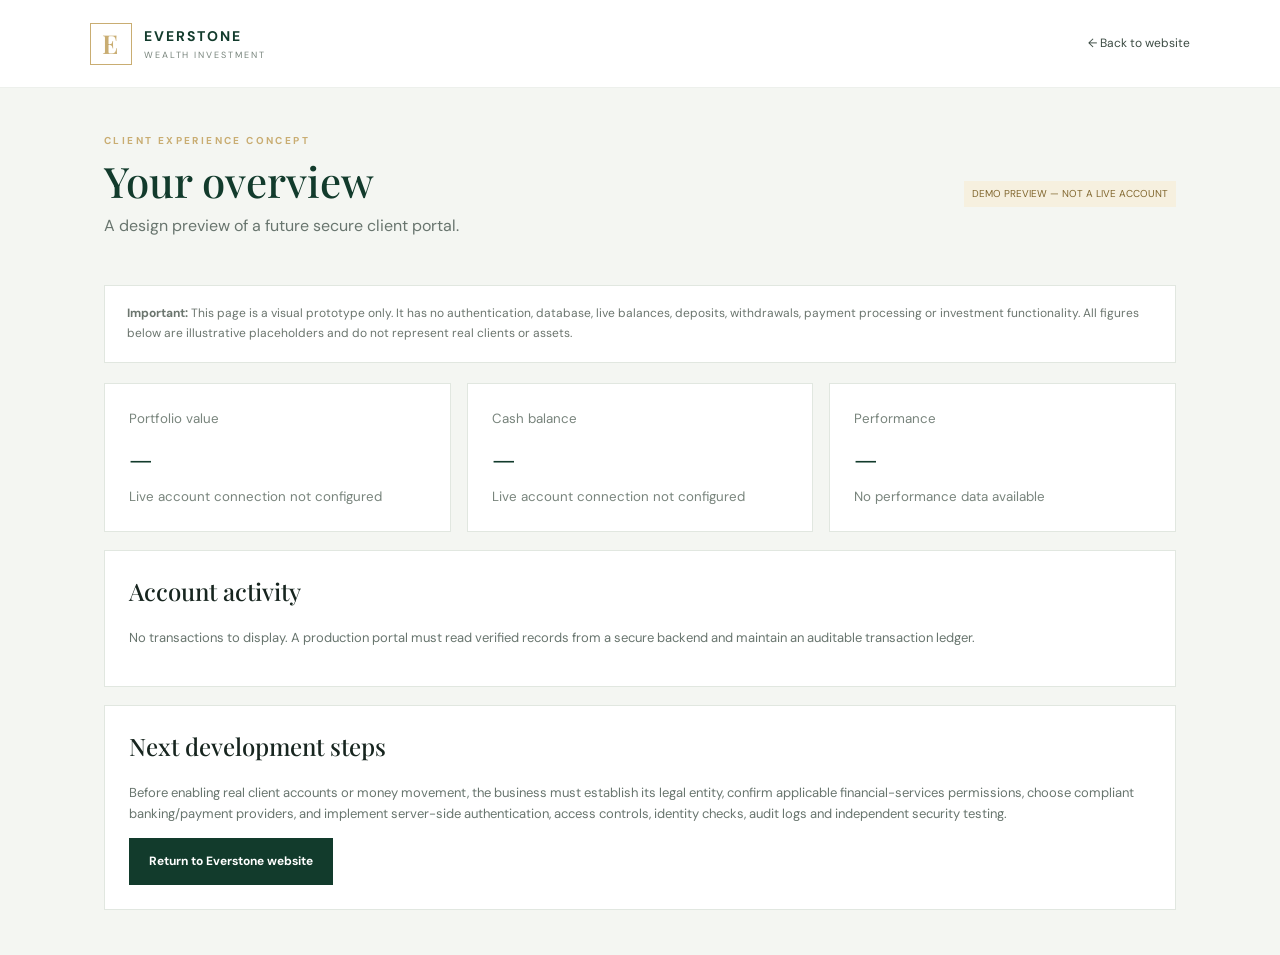
<file: everstone-wealth-investment/dashboard.html>
<!doctype html>
<html lang="en"><head><meta charset="utf-8"><meta name="viewport" content="width=device-width,initial-scale=1"><title>Client Area Preview | Everstone</title><link rel="stylesheet" href="styles.css"><style>
body{background:#f4f6f2}.dash-wrap{max-width:1120px;margin:45px auto;padding:0 24px}.dash-top{display:flex;justify-content:space-between;align-items:center;margin-bottom:30px}.dash-top a{color:var(--green);font-size:12px}.preview{background:#fff;border:1px solid #e1e7e0;padding:18px 22px;margin:20px 0;color:#6b756e;font-size:12px}.dash-grid{display:grid;grid-template-columns:repeat(3,1fr);gap:16px}.metric,.dash-card{background:#fff;border:1px solid #e1e7e0;padding:24px}.metric small{display:block;color:#78847c}.metric strong{display:block;font:500 27px 'Playfair Display';margin:10px 0;color:var(--green)}.dash-card{margin-top:18px}.dash-card h2{font:500 24px 'Playfair Display'}.dash-card p{font-size:13px;color:#68756e}.status{display:inline-block;background:#f6f0df;color:#81672f;padding:5px 8px;font-size:10px}@media(max-width:700px){.dash-grid{grid-template-columns:1fr}.dash-top{align-items:flex-start;gap:15px;flex-direction:column}}
</style></head><body><header class="site-header"><a class="brand" href="index.html"><span class="brand-mark">E</span><span><strong>EVERSTONE</strong><small>WEALTH INVESTMENT</small></span></a><nav class="nav" style="display:flex"><a href="index.html">← Back to website</a></nav></header>
<main class="dash-wrap"><div class="dash-top"><div><div class="section-label">CLIENT EXPERIENCE CONCEPT</div><h1 style="color:var(--green);font-size:42px;margin:8px 0">Your overview</h1><p style="color:#68756e">A design preview of a future secure client portal.</p></div><span class="status">DEMO PREVIEW — NOT A LIVE ACCOUNT</span></div>
<div class="preview"><strong>Important:</strong> This page is a visual prototype only. It has no authentication, database, live balances, deposits, withdrawals, payment processing or investment functionality. All figures below are illustrative placeholders and do not represent real clients or assets.</div>
<div class="dash-grid"><article class="metric"><small>Portfolio value</small><strong>—</strong><small>Live account connection not configured</small></article><article class="metric"><small>Cash balance</small><strong>—</strong><small>Live account connection not configured</small></article><article class="metric"><small>Performance</small><strong>—</strong><small>No performance data available</small></article></div>
<section class="dash-card"><h2>Account activity</h2><p>No transactions to display. A production portal must read verified records from a secure backend and maintain an auditable transaction ledger.</p></section>
<section class="dash-card"><h2>Next development steps</h2><p>Before enabling real client accounts or money movement, the business must establish its legal entity, confirm applicable financial-services permissions, choose compliant banking/payment providers, and implement server-side authentication, access controls, identity checks, audit logs and independent security testing.</p><a class="button button-dark" href="index.html">Return to Everstone website</a></section></main></body></html>
</file>
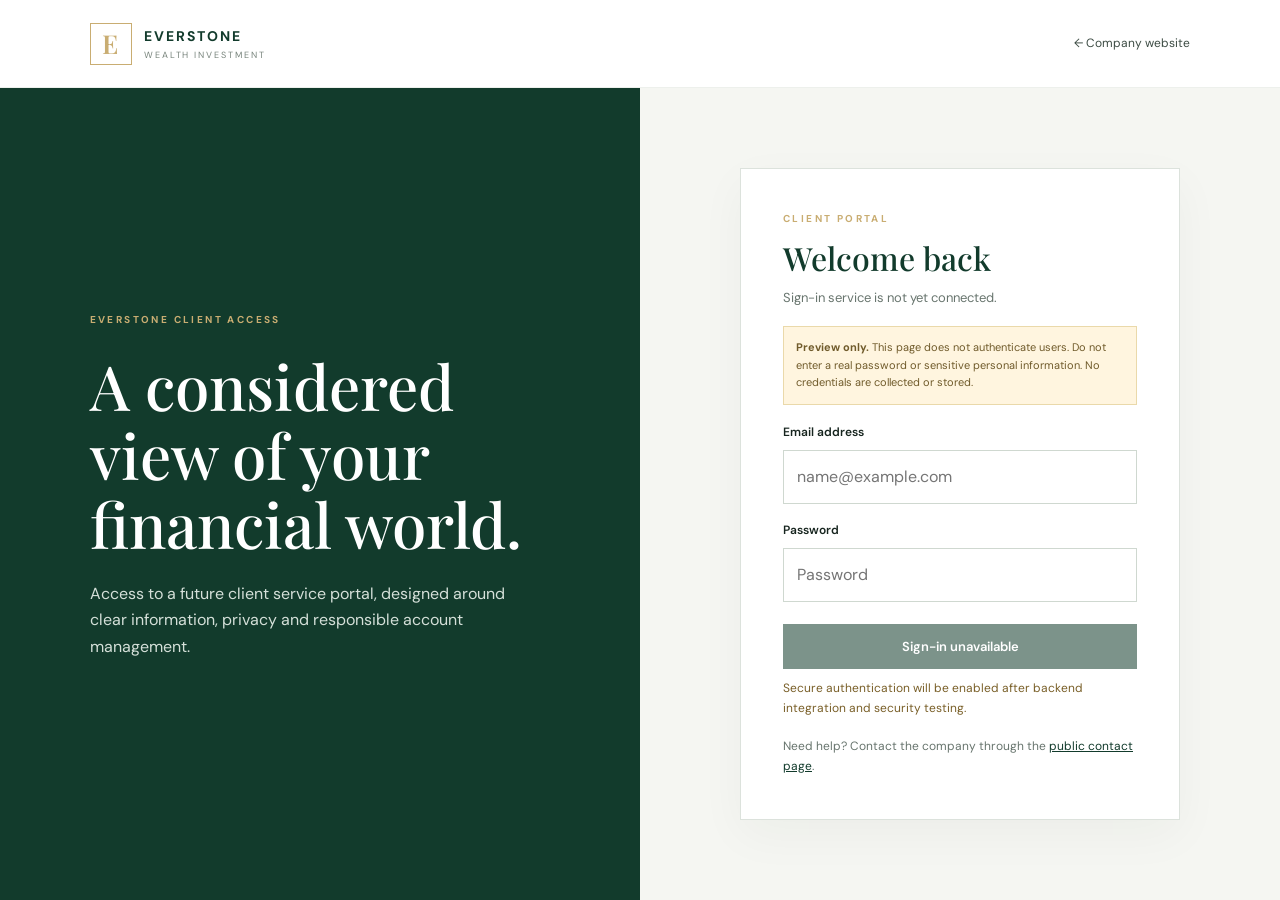
<file: everstone-wealth-investment/login.html>
<!doctype html>
<html lang="en"><head><meta charset="utf-8"><meta name="viewport" content="width=device-width,initial-scale=1"><meta name="robots" content="noindex"><title>Client sign in | Everstone</title><link rel="stylesheet" href="styles.css"><style>
.auth-shell{min-height:calc(100vh - 88px);display:grid;grid-template-columns:1fr 1fr;background:#f5f6f2}.auth-story{background:var(--green);color:#fff;padding:clamp(38px,7vw,100px);display:flex;flex-direction:column;justify-content:center}.auth-story h1{font:500 clamp(38px,5vw,62px)/1.12 'Playfair Display';margin:22px 0}.auth-story p{max-width:440px;color:#d5e0d9}.auth-form-wrap{display:grid;place-items:center;padding:32px 20px}.auth-card{width:min(100%,440px);background:white;border:1px solid var(--line);padding:clamp(25px,4vw,42px);box-shadow:0 15px 45px #102d1b0a}.auth-card h2{font:500 32px 'Playfair Display';color:var(--green);margin:8px 0}.auth-card label{display:block;font-size:12px;font-weight:600;margin:17px 0 7px}.auth-card input{width:100%;padding:13px;border:1px solid #cfd8d0;background:#fff;font:inherit}.auth-card input:focus{outline:2px solid var(--gold);outline-offset:1px}.auth-card button{width:100%;margin-top:22px;border:0;padding:14px;background:var(--green);color:#fff;font:600 13px 'DM Sans';cursor:pointer}.notice{background:#fff5df;border:1px solid #ead9aa;padding:12px;color:#705b2b;font-size:11px;line-height:1.6;margin:18px 0}.auth-links{font-size:12px;color:var(--muted);margin-top:18px}.auth-links a{color:var(--green)}.form-status{font-size:12px;color:#795f28;min-height:20px;margin-top:10px}@media(max-width:760px){.auth-shell{grid-template-columns:1fr}.auth-story{padding:38px 25px}.auth-story h1{font-size:39px}.auth-form-wrap{padding:24px 16px}}
</style></head><body><header class="site-header"><a class="brand" href="index.html"><span class="brand-mark">E</span><span><strong>EVERSTONE</strong><small>WEALTH INVESTMENT</small></span></a><nav class="nav" style="display:flex"><a href="index.html">← Company website</a></nav></header><main class="auth-shell"><section class="auth-story"><div class="section-label">EVERSTONE CLIENT ACCESS</div><h1>A considered view of your financial world.</h1><p>Access to a future client service portal, designed around clear information, privacy and responsible account management.</p></section><section class="auth-form-wrap"><form class="auth-card" id="login-form"><div class="section-label">CLIENT PORTAL</div><h2>Welcome back</h2><p style="font-size:13px;color:var(--muted)">Sign-in service is not yet connected.</p><div class="notice"><strong>Preview only.</strong> This page does not authenticate users. Do not enter a real password or sensitive personal information. No credentials are collected or stored.</div><label for="email">Email address</label><input id="email" type="email" autocomplete="off" placeholder="name@example.com" disabled><label for="password">Password</label><input id="password" type="password" autocomplete="off" placeholder="Password" disabled><button type="button" disabled style="opacity:.55;cursor:not-allowed">Sign-in unavailable</button><p class="form-status" role="status">Secure authentication will be enabled after backend integration and security testing.</p><div class="auth-links">Need help? Contact the company through the <a href="index.html#contact">public contact page</a>.</div></form></section></main></body></html>
</file>
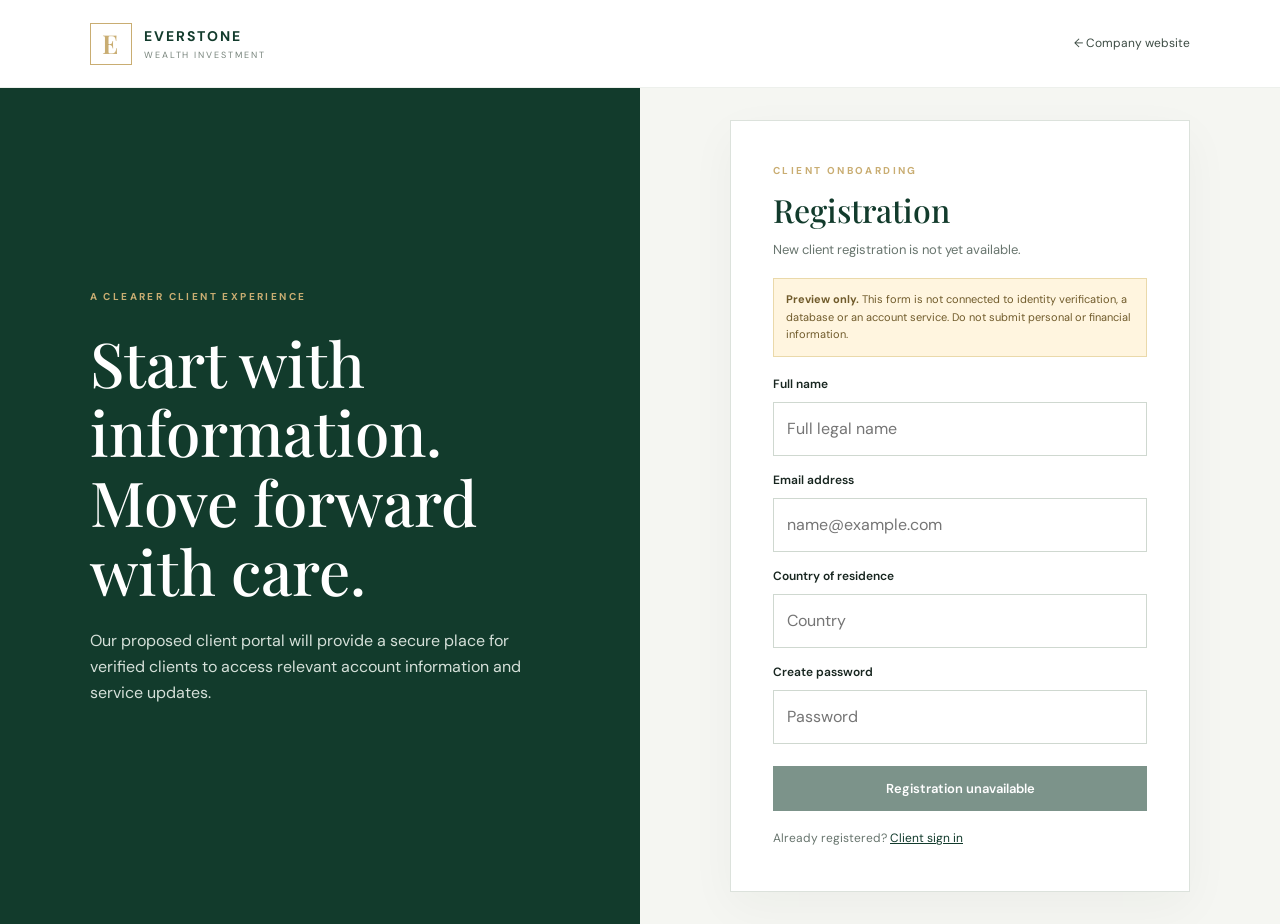
<file: everstone-wealth-investment/register.html>
<!doctype html>
<html lang="en"><head><meta charset="utf-8"><meta name="viewport" content="width=device-width,initial-scale=1"><meta name="robots" content="noindex"><title>Client registration | Everstone</title><link rel="stylesheet" href="styles.css"><style>
.auth-shell{min-height:calc(100vh - 88px);display:grid;grid-template-columns:1fr 1fr;background:#f5f6f2}.auth-story{background:var(--green);color:#fff;padding:clamp(38px,7vw,100px);display:flex;flex-direction:column;justify-content:center}.auth-story h1{font:500 clamp(38px,5vw,62px)/1.12 'Playfair Display';margin:22px 0}.auth-story p{max-width:440px;color:#d5e0d9}.auth-form-wrap{display:grid;place-items:center;padding:32px 20px}.auth-card{width:min(100%,460px);background:white;border:1px solid var(--line);padding:clamp(25px,4vw,42px);box-shadow:0 15px 45px #102d1b0a}.auth-card h2{font:500 32px 'Playfair Display';color:var(--green);margin:8px 0}.auth-card label{display:block;font-size:12px;font-weight:600;margin:15px 0 7px}.auth-card input{width:100%;padding:13px;border:1px solid #cfd8d0;background:#fff;font:inherit}.notice{background:#fff5df;border:1px solid #ead9aa;padding:12px;color:#705b2b;font-size:11px;line-height:1.6;margin:18px 0}.auth-card button{width:100%;margin-top:22px;border:0;padding:14px;background:var(--green);color:#fff;font:600 13px 'DM Sans';opacity:.55}.auth-links{font-size:12px;color:var(--muted);margin-top:18px}.auth-links a{color:var(--green)}@media(max-width:760px){.auth-shell{grid-template-columns:1fr}.auth-story{padding:38px 25px}.auth-story h1{font-size:39px}.auth-form-wrap{padding:24px 16px}}
</style></head><body><header class="site-header"><a class="brand" href="index.html"><span class="brand-mark">E</span><span><strong>EVERSTONE</strong><small>WEALTH INVESTMENT</small></span></a><nav class="nav" style="display:flex"><a href="index.html">← Company website</a></nav></header><main class="auth-shell"><section class="auth-story"><div class="section-label">A CLEARER CLIENT EXPERIENCE</div><h1>Start with information. Move forward with care.</h1><p>Our proposed client portal will provide a secure place for verified clients to access relevant account information and service updates.</p></section><section class="auth-form-wrap"><form class="auth-card"><div class="section-label">CLIENT ONBOARDING</div><h2>Registration</h2><p style="font-size:13px;color:var(--muted)">New client registration is not yet available.</p><div class="notice"><strong>Preview only.</strong> This form is not connected to identity verification, a database or an account service. Do not submit personal or financial information.</div><label for="name">Full name</label><input id="name" type="text" placeholder="Full legal name" disabled><label for="email">Email address</label><input id="email" type="email" placeholder="name@example.com" disabled><label for="country">Country of residence</label><input id="country" type="text" placeholder="Country" disabled><label for="password">Create password</label><input id="password" type="password" placeholder="Password" disabled><button type="button" disabled>Registration unavailable</button><div class="auth-links">Already registered? <a href="login.html">Client sign in</a></div></form></section></main></body></html>
</file>
<file: everstone-wealth-investment/styles.css>
@import url('https://fonts.googleapis.com/css2?family=DM+Sans:wght@400;500;600;700&family=Playfair+Display:ital,wght@0,500;0,600;1,500;1,600&display=swap');
:root{--green:#123b2c;--deep:#0a281e;--gold:#c9ad72;--cream:#f5f3ed;--ink:#17251f;--muted:#68756e;--line:#dce2dc}*{box-sizing:border-box}html{scroll-behavior:smooth}body{margin:0;color:var(--ink);font-family:'DM Sans',sans-serif;background:#fff;line-height:1.65}.site-header{height:88px;padding:0 7%;display:flex;align-items:center;justify-content:space-between;background:#fff;border-bottom:1px solid #edf0ec;position:sticky;top:0;z-index:10}.brand{display:flex;align-items:center;gap:12px;text-decoration:none;color:var(--green);letter-spacing:.13em}.brand-mark{width:42px;height:42px;border:1px solid var(--gold);display:grid;place-items:center;font:600 26px 'Playfair Display';color:var(--gold)}.brand strong,.brand small{display:block}.brand strong{font-size:14px}.brand small{font-size:9px;letter-spacing:.22em;color:#78847c}.nav{display:flex;align-items:center;gap:30px}.nav a,.text-link{font-size:12px;text-decoration:none;color:#3d4c44}.nav a:hover,.text-link:hover{color:#a17e3d}.nav .nav-cta{background:var(--green);color:#fff;padding:12px 17px}.menu-toggle{display:none;background:none;border:0;font-size:25px}.hero{min-height:600px;background:var(--green);color:white;padding:90px 7%;display:grid;grid-template-columns:1.1fr .9fr;align-items:center;overflow:hidden}.eyebrow,.section-label{font-size:10px;letter-spacing:.24em;font-weight:700;color:var(--gold)}h1,h2,h3,p{margin-top:0}h1{font:500 clamp(43px,5.5vw,74px)/1.12 'Playfair Display';max-width:700px;margin:22px 0}.hero h1 em,h2 em{color:var(--gold);font-weight:500}.hero-lede{max-width:520px;color:#d5e0d9;font-size:16px}.hero-actions{display:flex;align-items:center;gap:27px;margin:34px 0}.button{display:inline-block;text-decoration:none;padding:14px 20px;font-size:12px;font-weight:700}.button-gold{background:var(--gold);color:var(--deep)}.text-link{color:white}.text-link span{color:var(--gold)}.micro-note{font-size:10px;color:#b6c9bf}.hero-art{height:390px;position:relative;border:1px solid #78908455;background:linear-gradient(140deg,#1b5940,#0c2c21);overflow:hidden}.orb{position:absolute;border:1px solid #d4bb7d99;border-radius:50%;width:300px;height:300px;top:30px;left:18%}.orb-one:after,.orb-two:after{content:"";position:absolute;inset:25px;border:1px solid #d4bb7d55;border-radius:50%}.orb-two{width:220px;height:220px;top:100px;left:38%;border-color:#fff5}.art-line{position:absolute;width:130%;height:1px;background:#d7c18c;transform:rotate(-35deg);top:55%;left:-10%}.art-caption{position:absolute;bottom:25px;right:25px;font-size:9px;letter-spacing:.2em;color:#d8c89f;text-align:right}.art-caption b{font-size:13px}.trust-strip{display:grid;grid-template-columns:repeat(3,1fr);padding:28px 7%;border-bottom:1px solid var(--line);gap:20px}.trust-strip div{display:flex;gap:16px;align-items:center;font-size:12px}.trust-strip b,.principle-list b{color:#b08e50;font-size:11px}.section{padding:100px 10%}.intro{display:grid;grid-template-columns:.65fr 1.35fr;gap:70px}.section h2,.principles h2{font:500 clamp(34px,4vw,51px)/1.2 'Playfair Display';margin:15px 0 22px}.intro p,.section-heading p{color:var(--muted);max-width:720px}.services{background:var(--cream)}.section-heading{max-width:650px;margin-bottom:38px}.service-grid{display:grid;grid-template-columns:repeat(3,1fr);gap:16px}.service-card{background:white;padding:30px;min-height:270px;border:1px solid #e7e5dc}.service-card span{font-size:9px;letter-spacing:.16em;color:#a17e3d}.service-card h3{font:500 25px 'Playfair Display';margin:28px 0 12px}.service-card p{font-size:13px;color:var(--muted)}.service-card a{font-size:11px;text-decoration:none;color:var(--green);font-weight:700}.principles{background:var(--deep);color:white;padding:85px 10%}.principles-inner{display:grid;grid-template-columns:1fr 1fr;gap:80px}.principle-list>div{display:flex;gap:22px;padding:18px 0;border-bottom:1px solid #ffffff22}.principle-list strong,.principle-list small{display:block}.principle-list small{color:#b7c7bf;font-size:12px;margin-top:5px}.contact{display:grid;grid-template-columns:1fr .8fr;gap:70px}.contact p{color:var(--muted)}.contact-panel{background:var(--cream);padding:30px}.contact-kicker{font-size:10px;letter-spacing:.2em;color:var(--green)!important;font-weight:700}.button-dark{background:var(--green);color:white}.contact-panel small{display:block;font-size:10px;color:var(--muted);margin-top:12px}.footer{background:#081d16;color:#c3d0c8;padding:45px 7%}.brand-footer{color:white}.footer>p{font-size:11px;margin:22px 0 0}.footer-note{max-width:1000px;color:#91a59a;font-size:10px!important}.footer .brand small{color:#9aaca2}@media(max-width:800px){.site-header{height:74px;padding:0 5%}.menu-toggle{display:block;color:var(--green)}.nav{display:none;position:absolute;top:74px;left:0;right:0;background:white;padding:22px 6%;flex-direction:column;align-items:stretch;gap:18px;border-bottom:1px solid var(--line)}.nav.open{display:flex}.hero{grid-template-columns:1fr;padding:70px 7%;gap:40px}.hero-art{height:260px}.trust-strip{grid-template-columns:1fr;padding:25px 7%}.section{padding:70px 7%}.intro,.principles-inner,.contact{grid-template-columns:1fr;gap:28px}.service-grid{grid-template-columns:1fr}.principles{padding:70px 7%}}
/* Accessibility and finishing refinements */
.skip-link{position:absolute;left:12px;top:-60px;background:#fff;color:var(--green);padding:10px 14px;z-index:30;border:2px solid var(--gold)}.skip-link:focus{top:12px}.nav a:focus-visible,.button:focus-visible,.text-link:focus-visible,.menu-toggle:focus-visible,.service-card a:focus-visible{outline:3px solid var(--gold);outline-offset:4px}.contact-hold{font-size:13px;color:var(--muted);padding:14px 0;border-top:1px solid var(--line);border-bottom:1px solid var(--line)}.text-link-dark{display:inline-block;color:var(--green);font-size:12px;font-weight:700;text-decoration:none;margin-top:8px}.text-link-dark:hover{text-decoration:underline}.service-card{transition:transform .2s ease,box-shadow .2s ease}.service-card:hover{transform:translateY(-3px);box-shadow:0 14px 32px #102d1b0d}@media(prefers-reduced-motion:reduce){html{scroll-behavior:auto}*,*::before,*::after{transition:none!important;animation:none!important}}
</file>
